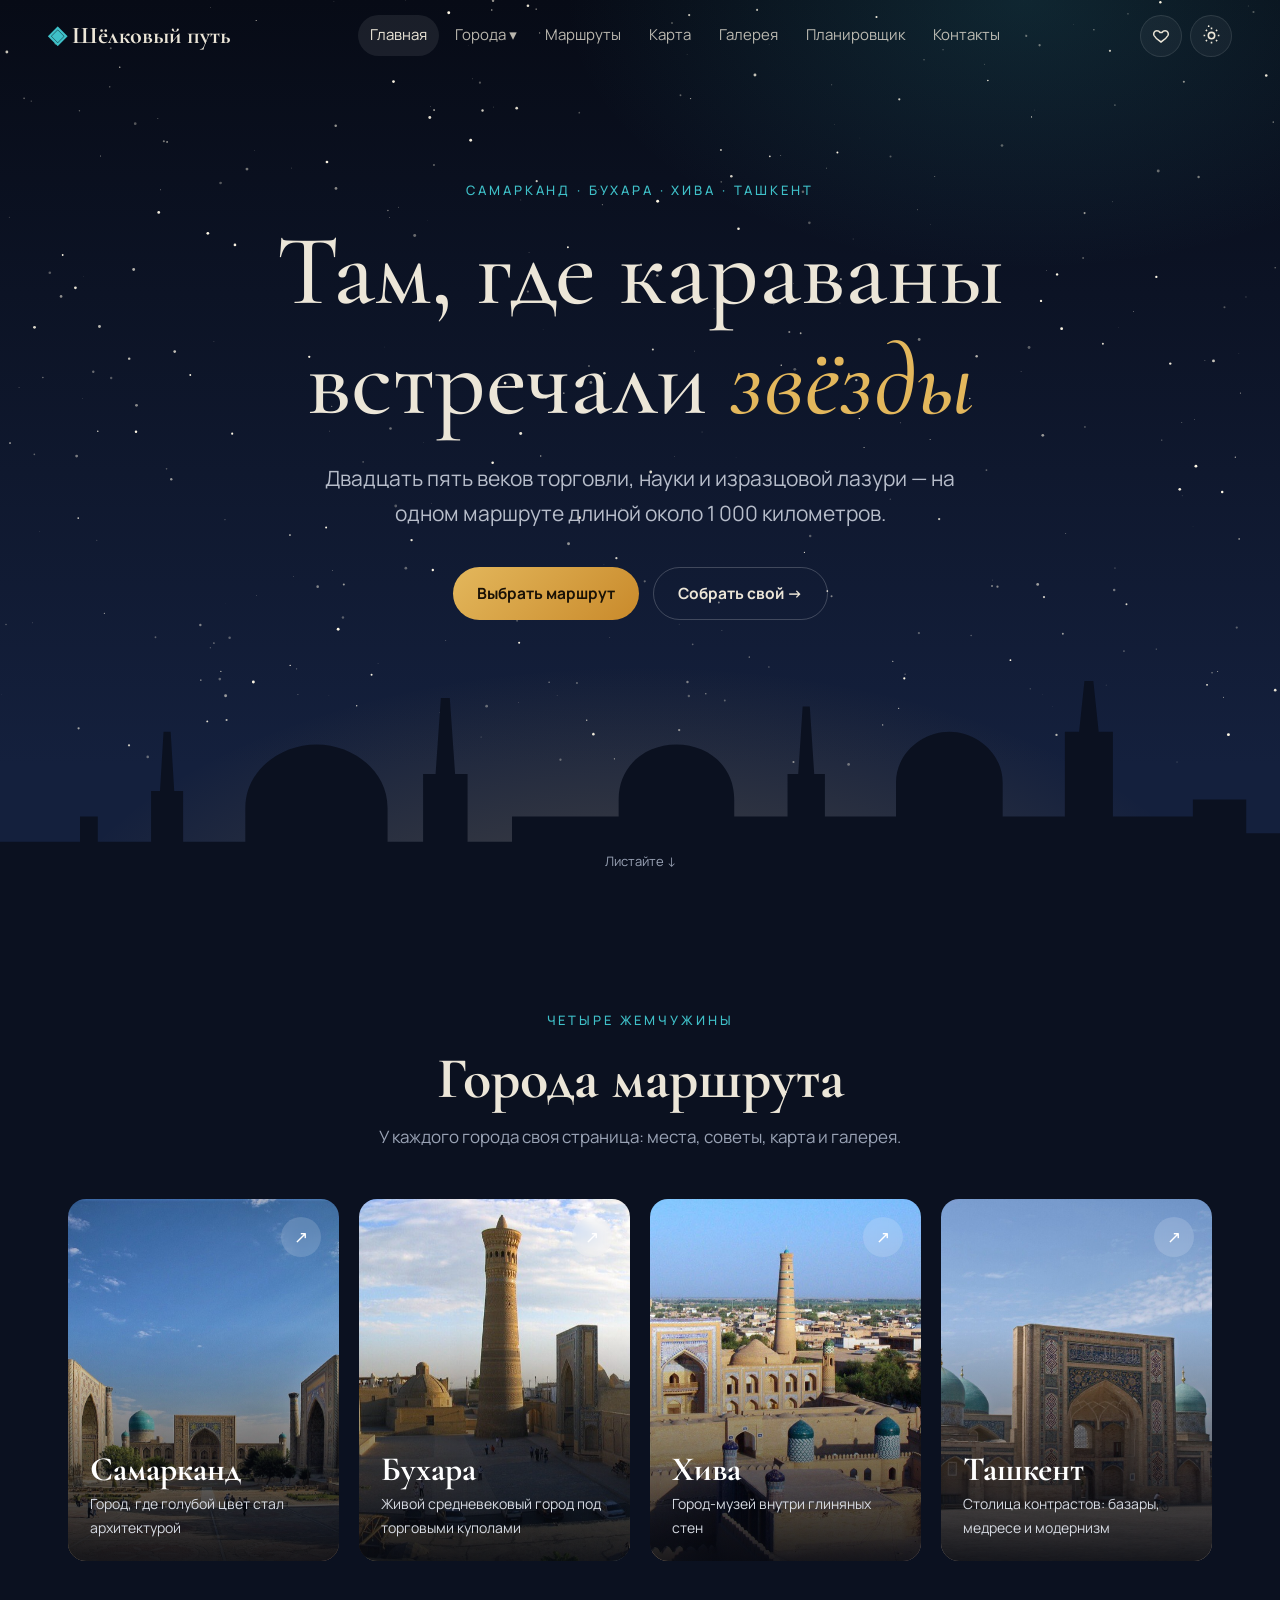
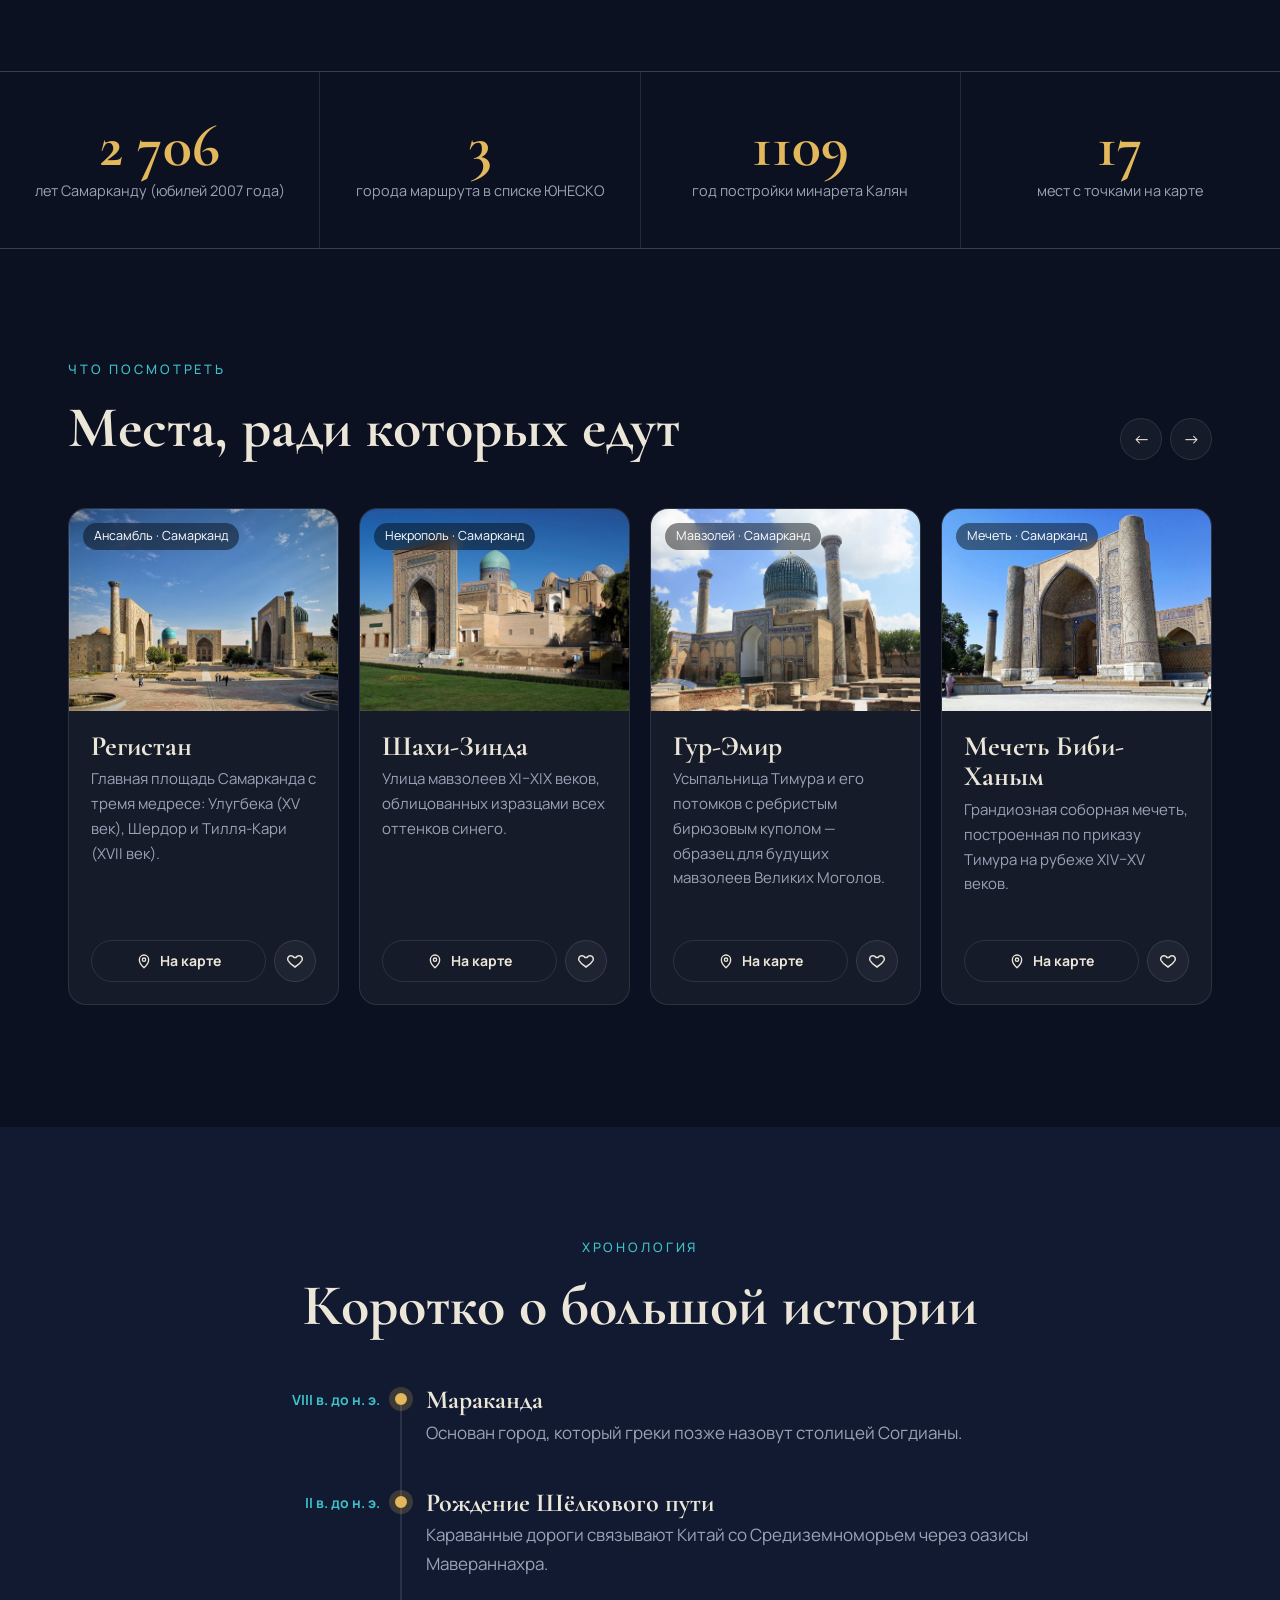
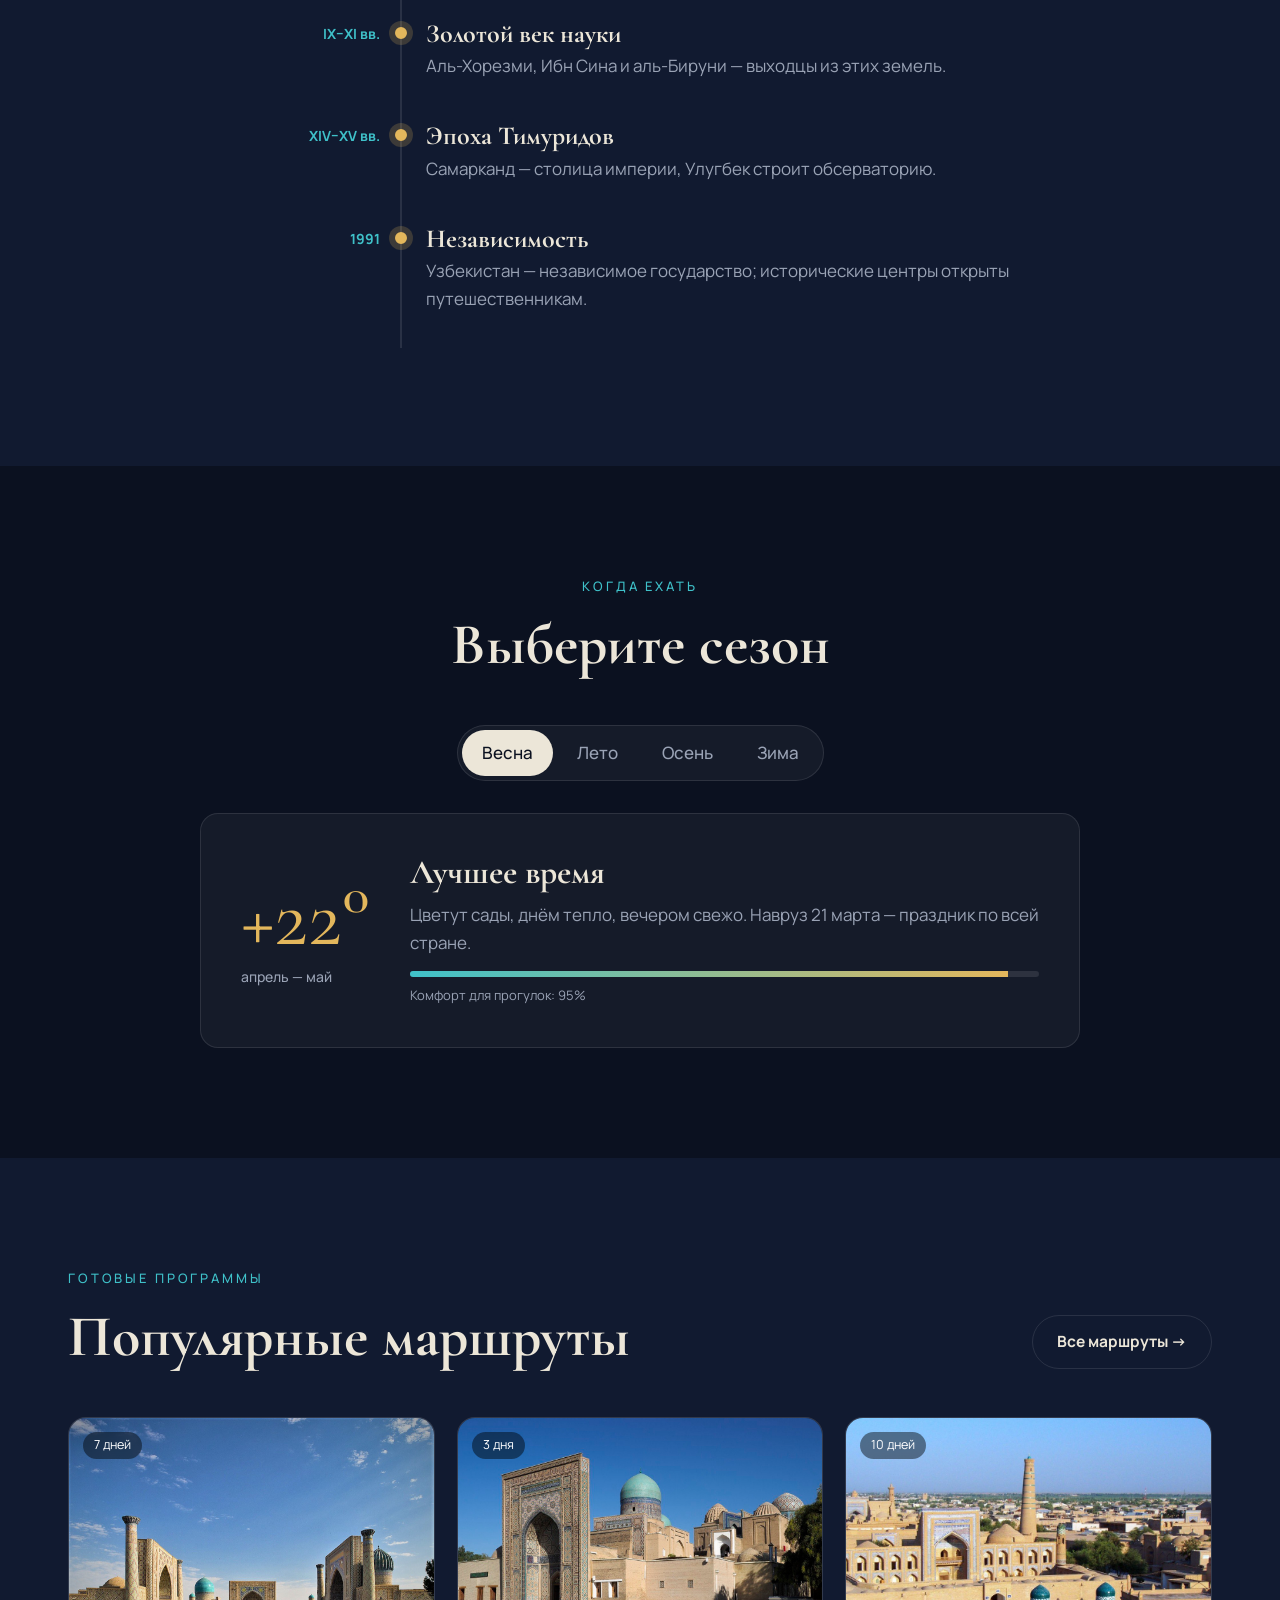
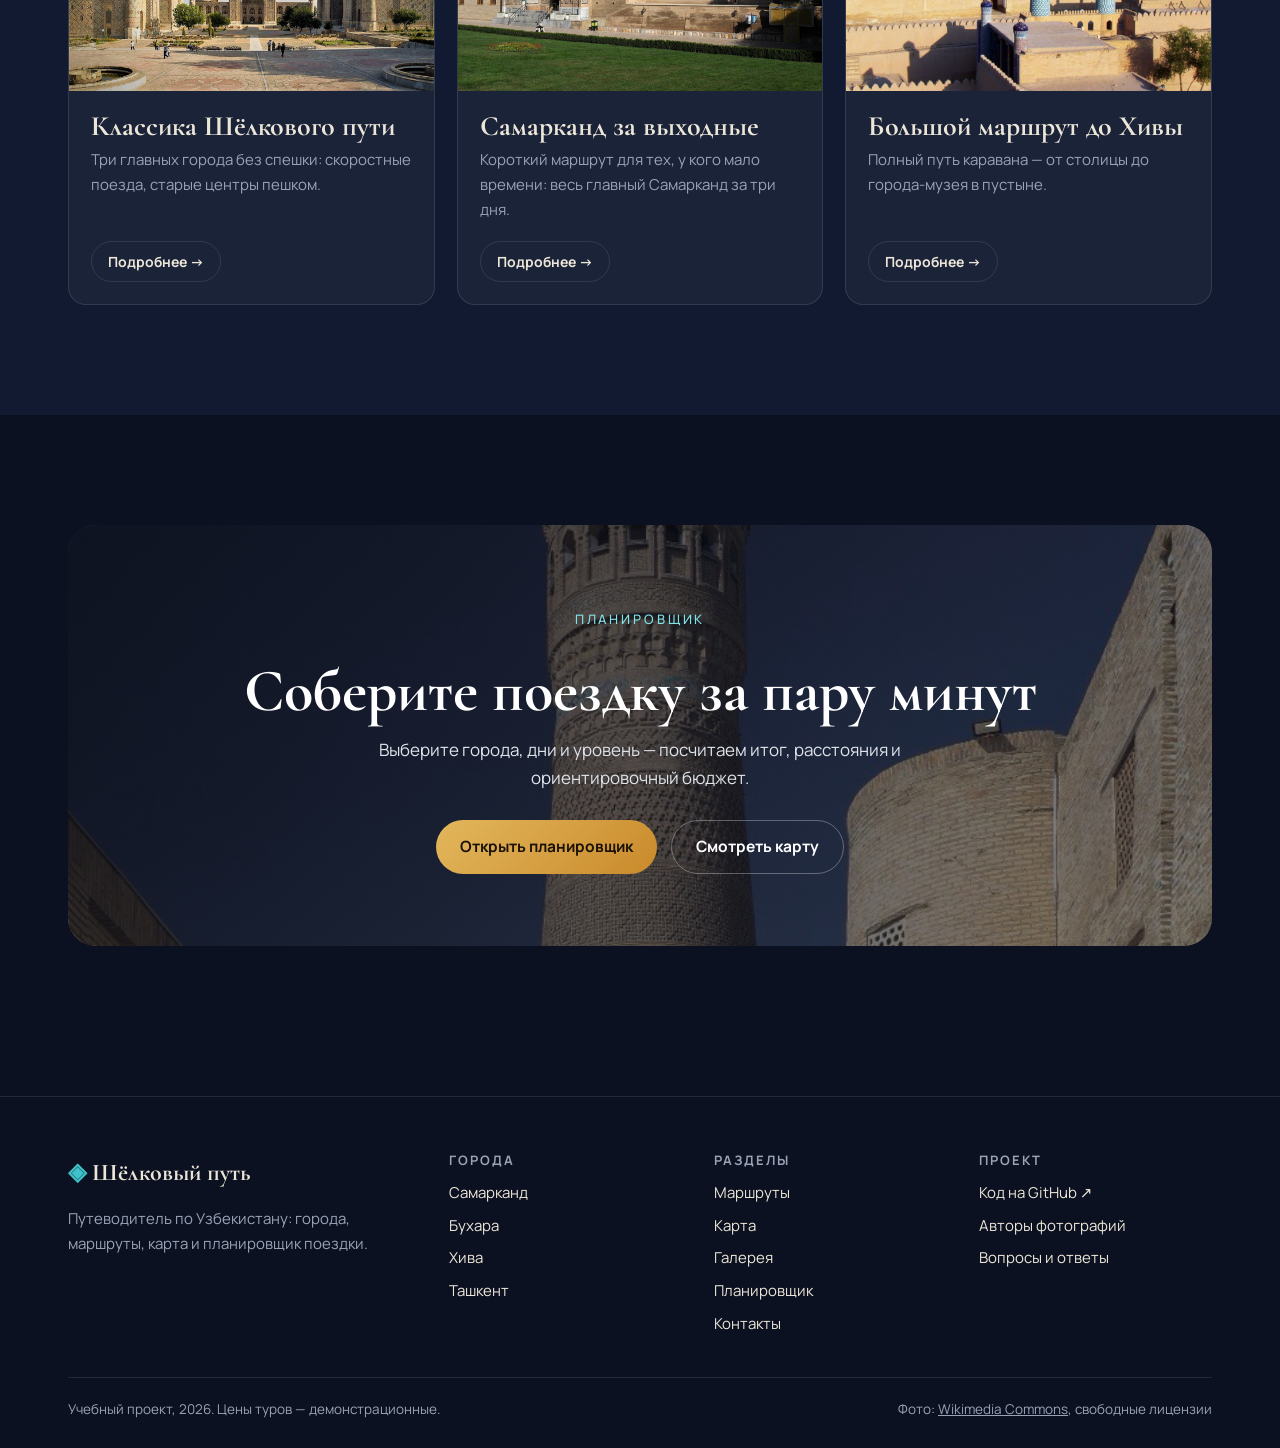
<file: index.html>
<!doctype html>
<html lang="ru">
<head>
  <meta charset="utf-8">
  <meta name="viewport" content="width=device-width, initial-scale=1">
  <title>Шёлковый путь — путешествие по Узбекистану</title>
  <meta name="description" content="Путеводитель по Узбекистану: Самарканд, Бухара, Хива и Ташкент — маршруты, карта, галерея и планировщик.">
  <meta name="theme-color" content="#0b1120">
  <link rel="icon" href="data:image/svg+xml,<svg xmlns='http://www.w3.org/2000/svg' viewBox='0 0 100 100'><text y='.9em' font-size='90'>🕌</text></svg>">
  <link rel="preconnect" href="https://fonts.googleapis.com">
  <link rel="preconnect" href="https://fonts.gstatic.com" crossorigin>
  <link href="https://fonts.googleapis.com/css2?family=Cormorant+Garamond:ital,wght@0,500;0,700;1,500&family=Manrope:wght@400;500;700&display=swap" rel="stylesheet">
  <link rel="stylesheet" href="styles.css">
  <script>try{document.documentElement.dataset.theme=JSON.parse(localStorage.getItem("sr.theme"))||"dark"}catch(e){document.documentElement.dataset.theme="dark"}</script>
</head>
<body data-page="home">
  <main>
    <section class="hero">
      <canvas id="stars" aria-hidden="true"></canvas>
      <div class="hero-content">
        <p class="eyebrow reveal">Самарканд · Бухара · Хива · Ташкент</p>
        <h1 class="reveal">Там, где караваны<br>встречали <em class="rotator">звёзды</em></h1>
        <p class="lead reveal">Двадцать пять веков торговли, науки и изразцовой лазури — на одном маршруте длиной около&nbsp;1&nbsp;000&nbsp;километров.</p>
        <div class="hero-cta reveal">
          <a href="tours.html" class="btn">Выбрать маршрут</a>
          <a href="planner.html" class="btn btn-ghost">Собрать свой →</a>
        </div>
      </div>
      <svg class="skyline" viewBox="0 0 1440 260" preserveAspectRatio="none" aria-hidden="true">
        <path d="M0 260V190h90v-30h20v30h60v-60h10l4-70h8l4 70h10v60h70v-40c0-45 40-75 80-75s80 30 80 75v40h40v-80h14l6-90h10l6 90h14v80h50v-30h120v-20c0-40 30-65 65-65s65 25 65 65v20h60v-50h12l5-80h8l5 80h12v50h80v-40c0-35 30-60 60-60s60 25 60 60v40h70v-100h16l6-60h10l6 60h16v100h90v-20h60v40h60V260Z"/>
      </svg>
      <a href="#cities" class="scroll-hint">Листайте ↓</a>
    </section>

    <section class="section" id="cities">
      <div class="container">
        <div class="section-head reveal">
          <p class="eyebrow">Четыре жемчужины</p>
          <h2>Города маршрута</h2>
          <p class="sub">У каждого города своя страница: места, советы, карта и галерея.</p>
        </div>
        <div class="city-grid" id="home-cities"></div>
      </div>
    </section>

    <section class="stats">
      <div class="stat reveal"><b data-count="2750">0</b><span>лет Самарканду (юбилей 2007 года)</span></div>
      <div class="stat reveal"><b data-count="3">0</b><span>города маршрута в списке ЮНЕСКО</span></div>
      <div class="stat reveal"><b data-count="1127" data-plain>0</b><span>год постройки минарета Калян</span></div>
      <div class="stat reveal"><b data-count="17">0</b><span>мест с точками на карте</span></div>
    </section>

    <section class="section">
      <div class="container">
        <div class="section-head left reveal">
          <div><p class="eyebrow">Что посмотреть</p><h2>Места, ради которых едут</h2></div>
          <div class="carousel-nav">
            <button class="btn-icon" id="car-prev" type="button" aria-label="Назад">←</button>
            <button class="btn-icon" id="car-next" type="button" aria-label="Вперёд">→</button>
          </div>
        </div>
        <div class="carousel" id="home-places"></div>
      </div>
    </section>

    <section class="section section-alt">
      <div class="container">
        <div class="section-head reveal"><p class="eyebrow">Хронология</p><h2>Коротко о большой истории</h2></div>
        <ol class="timeline">
          <span class="line-fill" aria-hidden="true"></span>
          <li class="reveal"><time>VIII в. до н. э.</time><div><h4>Мараканда</h4><p>Основан город, который греки позже назовут столицей Согдианы.</p></div></li>
          <li class="reveal"><time>II в. до н. э.</time><div><h4>Рождение Шёлкового пути</h4><p>Караванные дороги связывают Китай со Средиземноморьем через оазисы Мавераннахра.</p></div></li>
          <li class="reveal"><time>IX–XI вв.</time><div><h4>Золотой век науки</h4><p>Аль-Хорезми, Ибн Сина и аль-Бируни — выходцы из этих земель.</p></div></li>
          <li class="reveal"><time>XIV–XV вв.</time><div><h4>Эпоха Тимуридов</h4><p>Самарканд — столица империи, Улугбек строит обсерваторию.</p></div></li>
          <li class="reveal"><time>1991</time><div><h4>Независимость</h4><p>Узбекистан — независимое государство; исторические центры открыты путешественникам.</p></div></li>
        </ol>
      </div>
    </section>

    <section class="section" id="seasons">
      <div class="container">
        <div class="section-head reveal"><p class="eyebrow">Когда ехать</p><h2>Выберите сезон</h2></div>
        <div class="tabs-wrap reveal">
          <div class="tabs" role="tablist">
            <button class="tab active" data-season="spring" type="button">Весна</button>
            <button class="tab" data-season="summer" type="button">Лето</button>
            <button class="tab" data-season="autumn" type="button">Осень</button>
            <button class="tab" data-season="winter" type="button">Зима</button>
          </div>
        </div>
        <div class="season-panel reveal" id="season-panel"></div>
      </div>
    </section>

    <section class="section section-alt">
      <div class="container">
        <div class="section-head left reveal">
          <div><p class="eyebrow">Готовые программы</p><h2>Популярные маршруты</h2></div>
          <a class="btn btn-ghost" href="tours.html">Все маршруты →</a>
        </div>
        <div class="place-grid" id="home-tours"></div>
      </div>
    </section>

    <section class="section">
      <div class="container">
        <div class="cta-band reveal">
          <img src="img/kalyan.jpg" alt="" loading="lazy" style="object-position:center 30%">
          <p class="eyebrow" style="color:#7fe3e9">Планировщик</p>
          <h2>Соберите поездку за пару минут</h2>
          <p>Выберите города, дни и уровень — посчитаем итог, расстояния и ориентировочный бюджет.</p>
          <div class="hero-cta"><a class="btn" href="planner.html">Открыть планировщик</a><a class="btn btn-ghost" style="color:#fff;border-color:rgba(255,255,255,.3)" href="map.html">Смотреть карту</a></div>
        </div>
      </div>
    </section>
  </main>
  <script src="photos.js"></script>
  <script src="data.js"></script>
  <script src="script.js"></script>
</body>
</html>
</file>
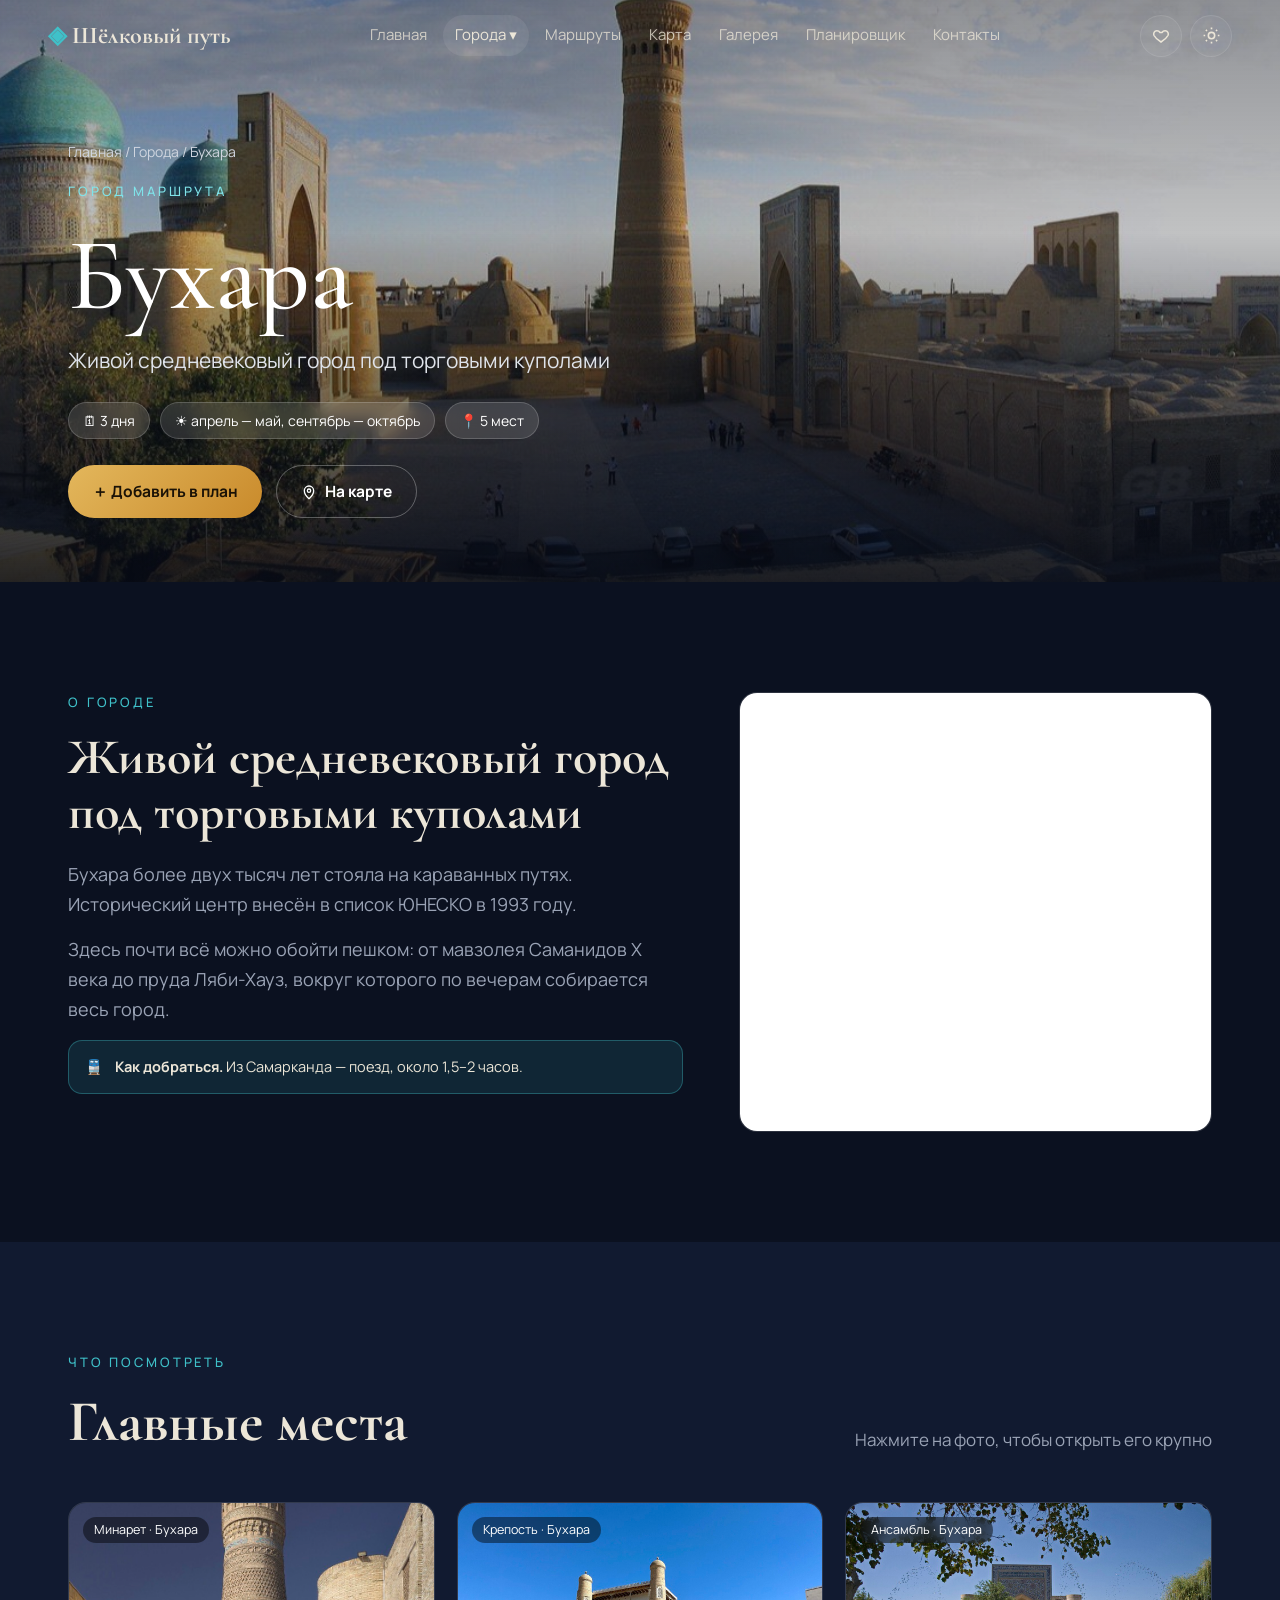
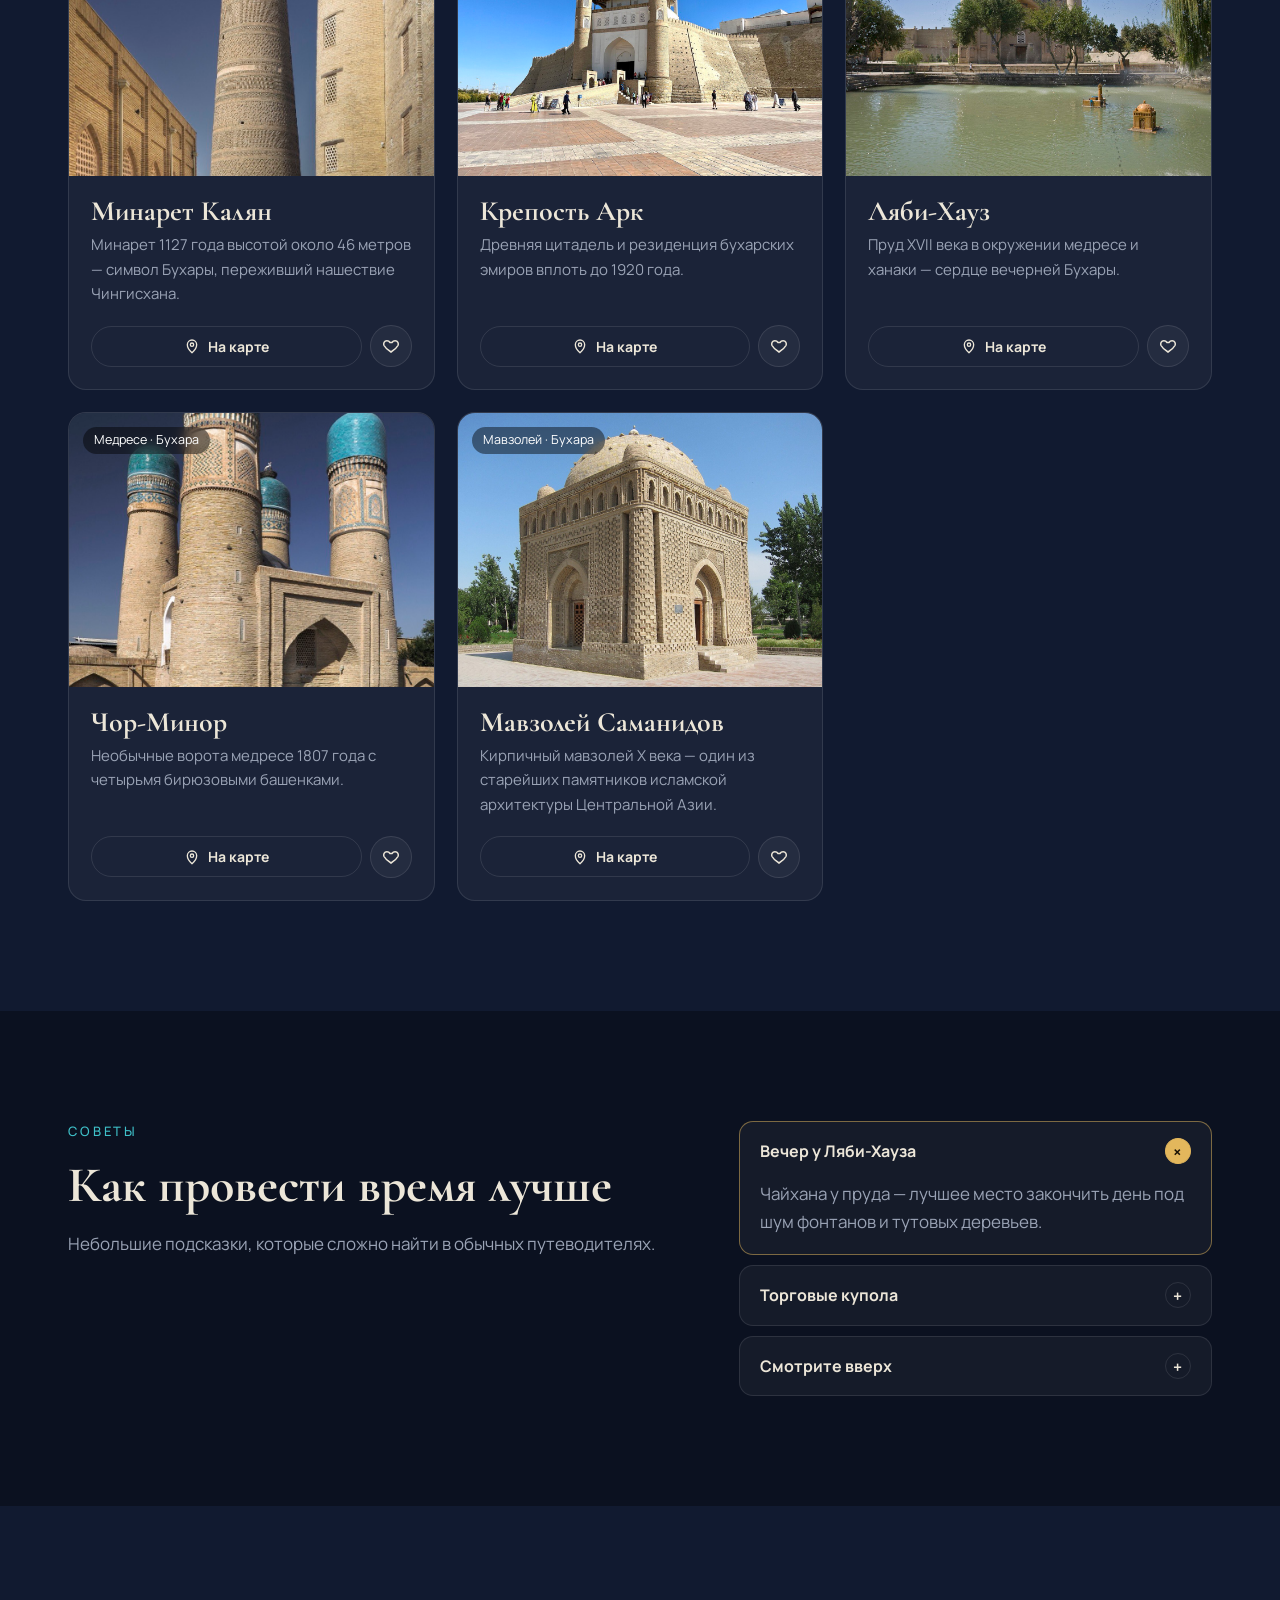
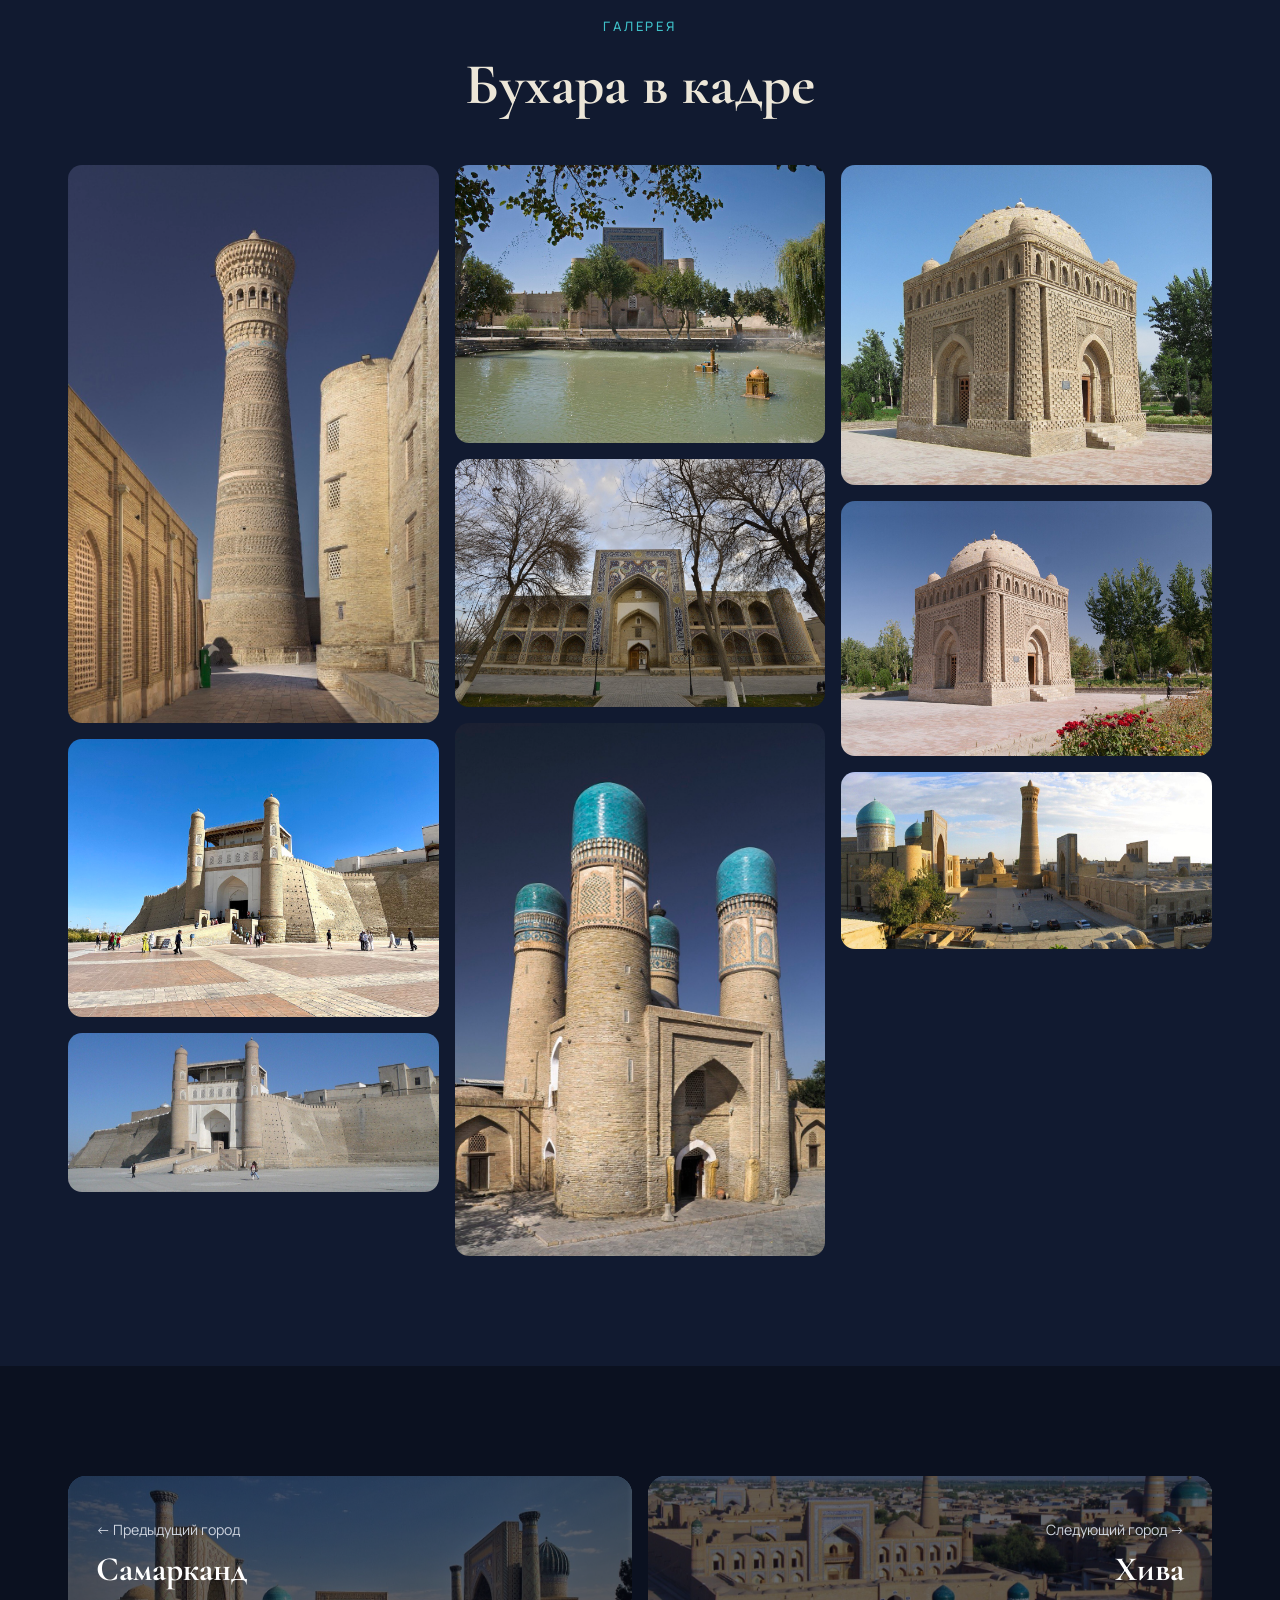
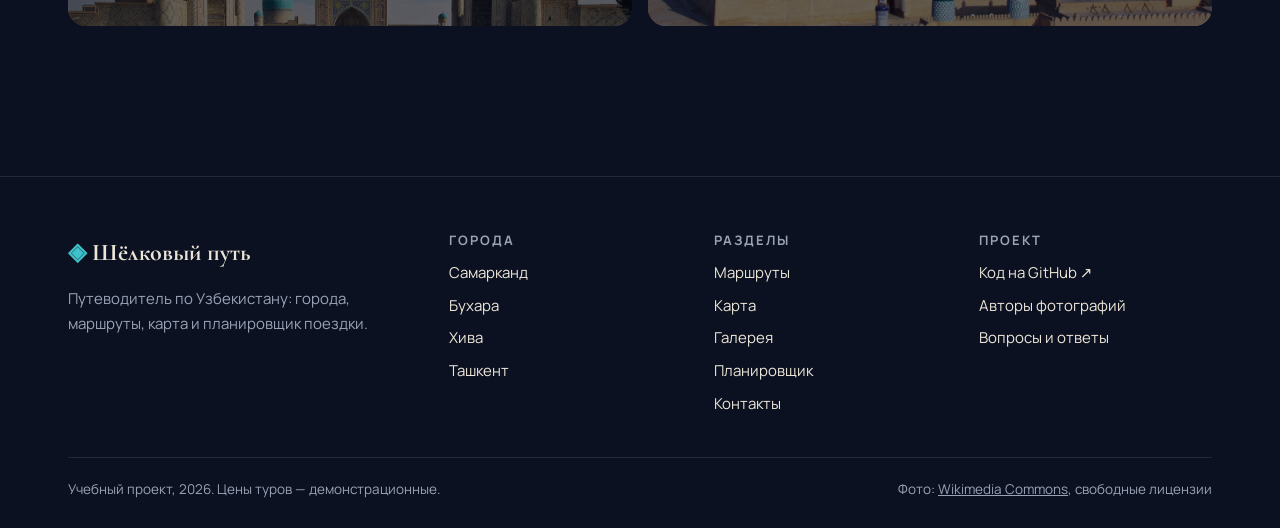
<file: bukhara.html>
<!doctype html>
<html lang="ru">
<head>
  <meta charset="utf-8">
  <meta name="viewport" content="width=device-width, initial-scale=1">
  <title>Бухара — Шёлковый путь</title>
  <meta name="description" content="Бухара: главные места, советы, карта и галерея.">
  <meta name="theme-color" content="#0b1120">
  <link rel="icon" href="data:image/svg+xml,<svg xmlns='http://www.w3.org/2000/svg' viewBox='0 0 100 100'><text y='.9em' font-size='90'>🕌</text></svg>">
  <link rel="preconnect" href="https://fonts.googleapis.com">
  <link rel="preconnect" href="https://fonts.gstatic.com" crossorigin>
  <link href="https://fonts.googleapis.com/css2?family=Cormorant+Garamond:ital,wght@0,500;0,700;1,500&family=Manrope:wght@400;500;700&display=swap" rel="stylesheet">
  <link rel="stylesheet" href="styles.css">
  <script>try{document.documentElement.dataset.theme=JSON.parse(localStorage.getItem("sr.theme"))||"dark"}catch(e){document.documentElement.dataset.theme="dark"}</script>
</head>
<body data-page="city" data-city="bukhara">
  <main id="app"></main>
  <script src="photos.js"></script>
  <script src="data.js"></script>
  <script src="script.js"></script>
</body>
</html>
</file>
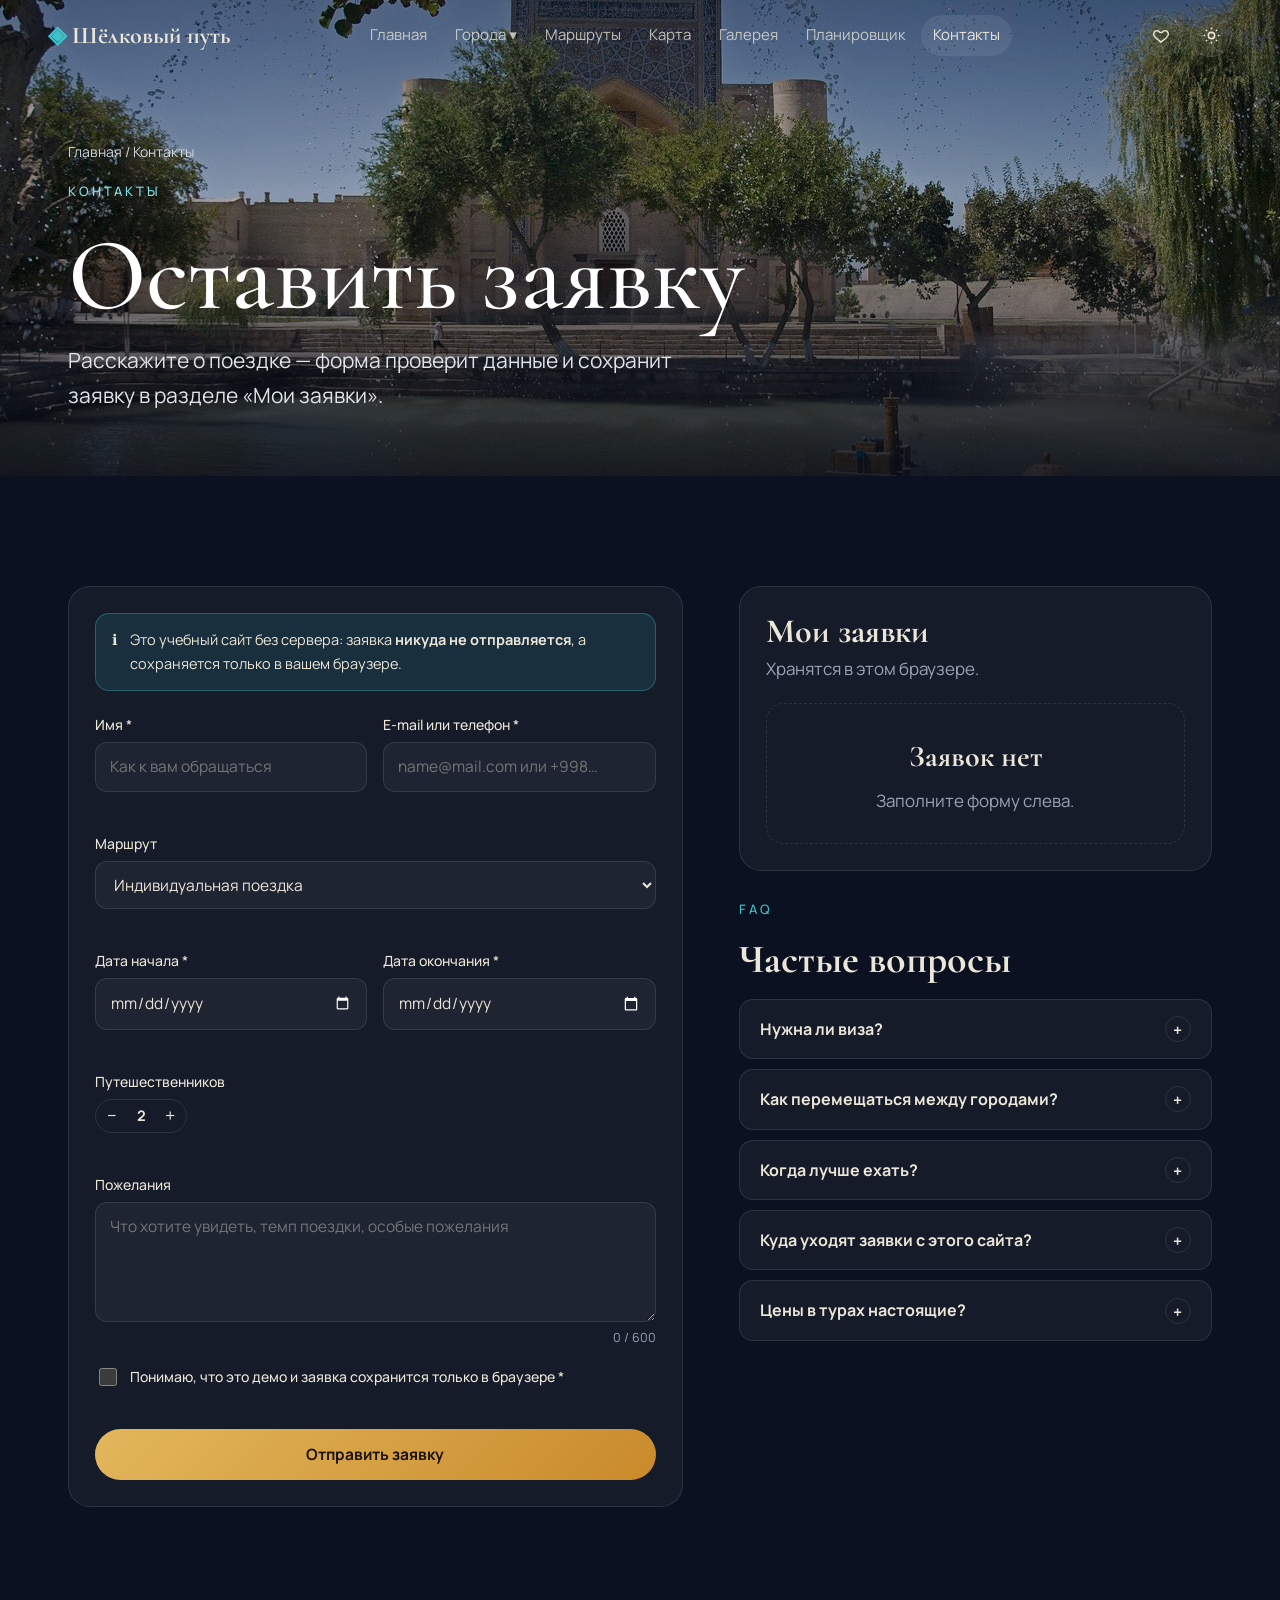
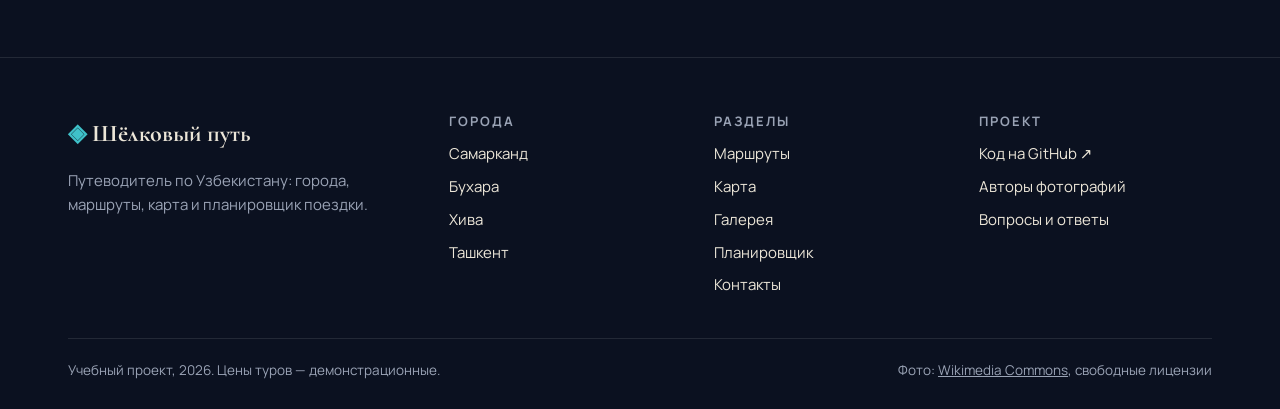
<file: contacts.html>
<!doctype html>
<html lang="ru">
<head>
  <meta charset="utf-8">
  <meta name="viewport" content="width=device-width, initial-scale=1">
  <title>Контакты — Шёлковый путь</title>
  <meta name="description" content="Заявка на поездку и частые вопросы.">
  <meta name="theme-color" content="#0b1120">
  <link rel="icon" href="data:image/svg+xml,<svg xmlns='http://www.w3.org/2000/svg' viewBox='0 0 100 100'><text y='.9em' font-size='90'>🕌</text></svg>">
  <link rel="preconnect" href="https://fonts.googleapis.com">
  <link rel="preconnect" href="https://fonts.gstatic.com" crossorigin>
  <link href="https://fonts.googleapis.com/css2?family=Cormorant+Garamond:ital,wght@0,500;0,700;1,500&family=Manrope:wght@400;500;700&display=swap" rel="stylesheet">
  <link rel="stylesheet" href="styles.css">
  <script>try{document.documentElement.dataset.theme=JSON.parse(localStorage.getItem("sr.theme"))||"dark"}catch(e){document.documentElement.dataset.theme="dark"}</script>
</head>
<body data-page="contacts">
  <main id="app"></main>
  <script src="photos.js"></script>
  <script src="data.js"></script>
  <script src="script.js"></script>
</body>
</html>
</file>
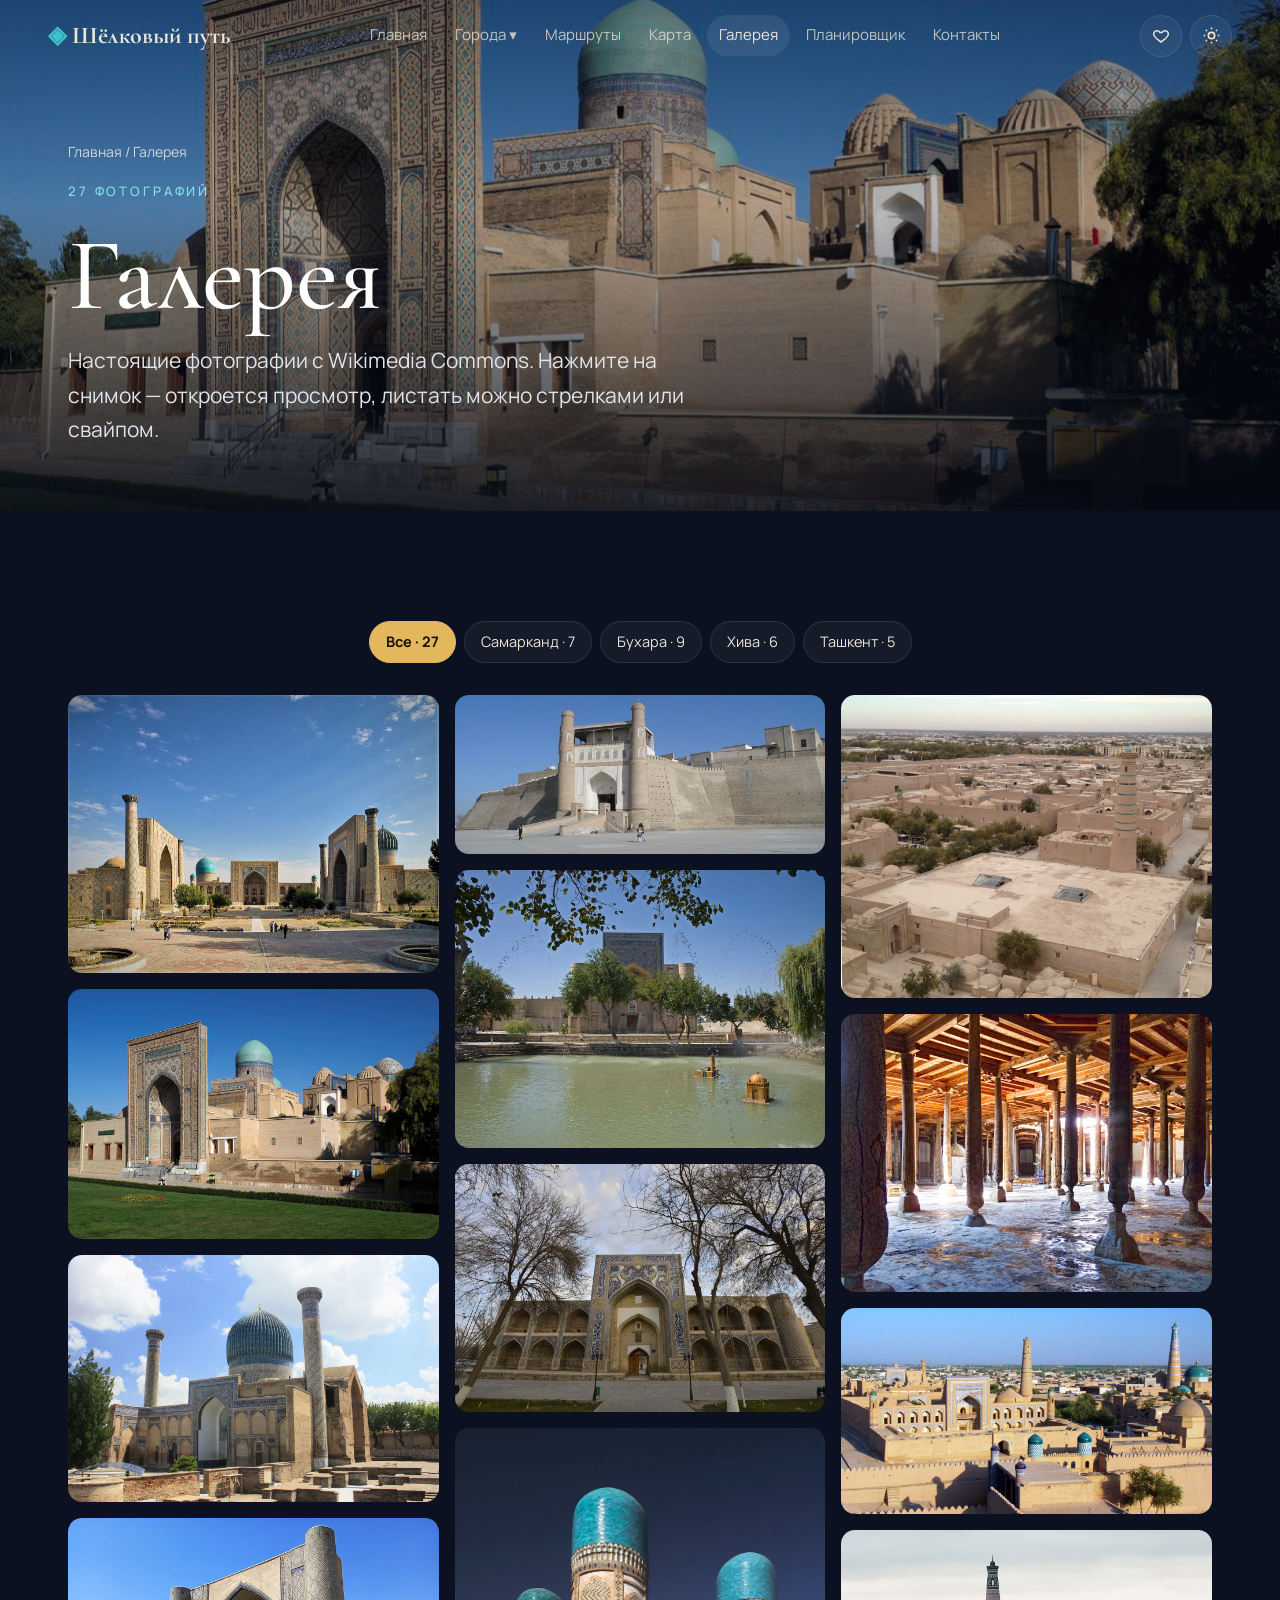
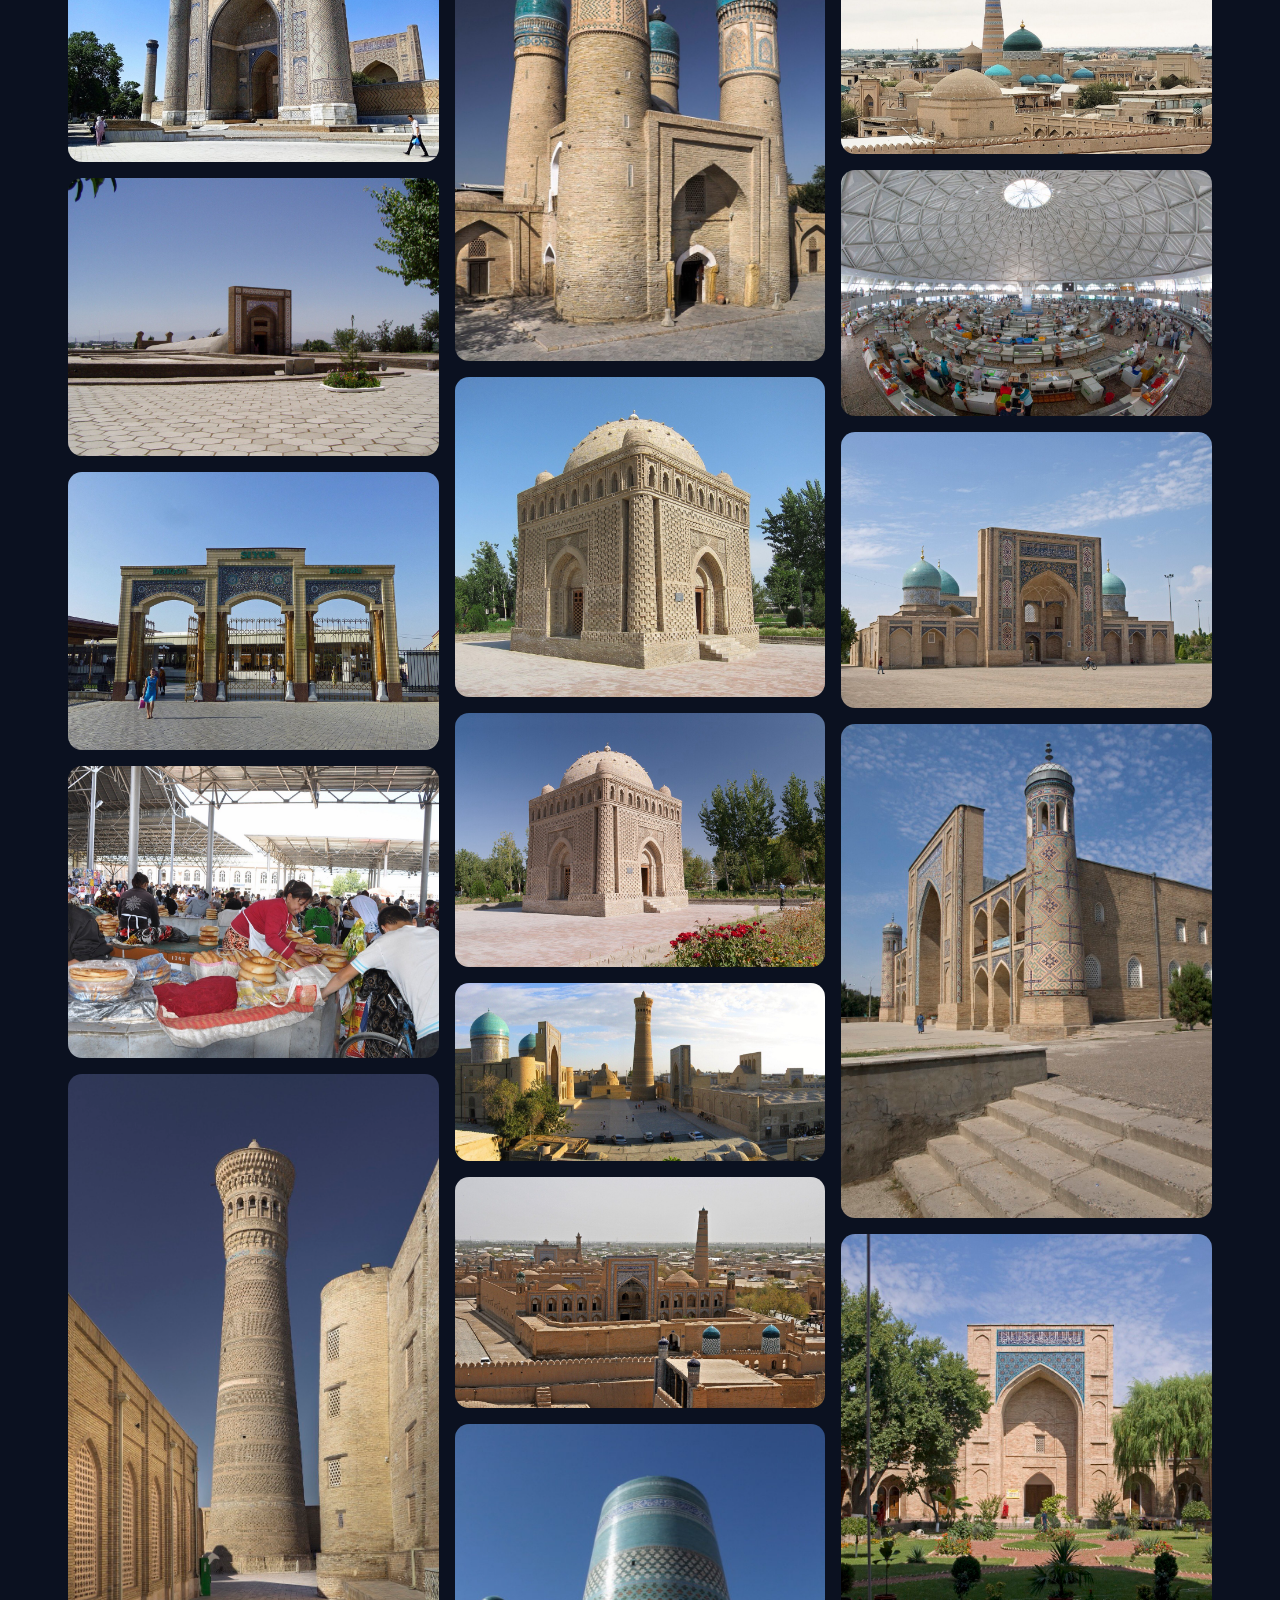
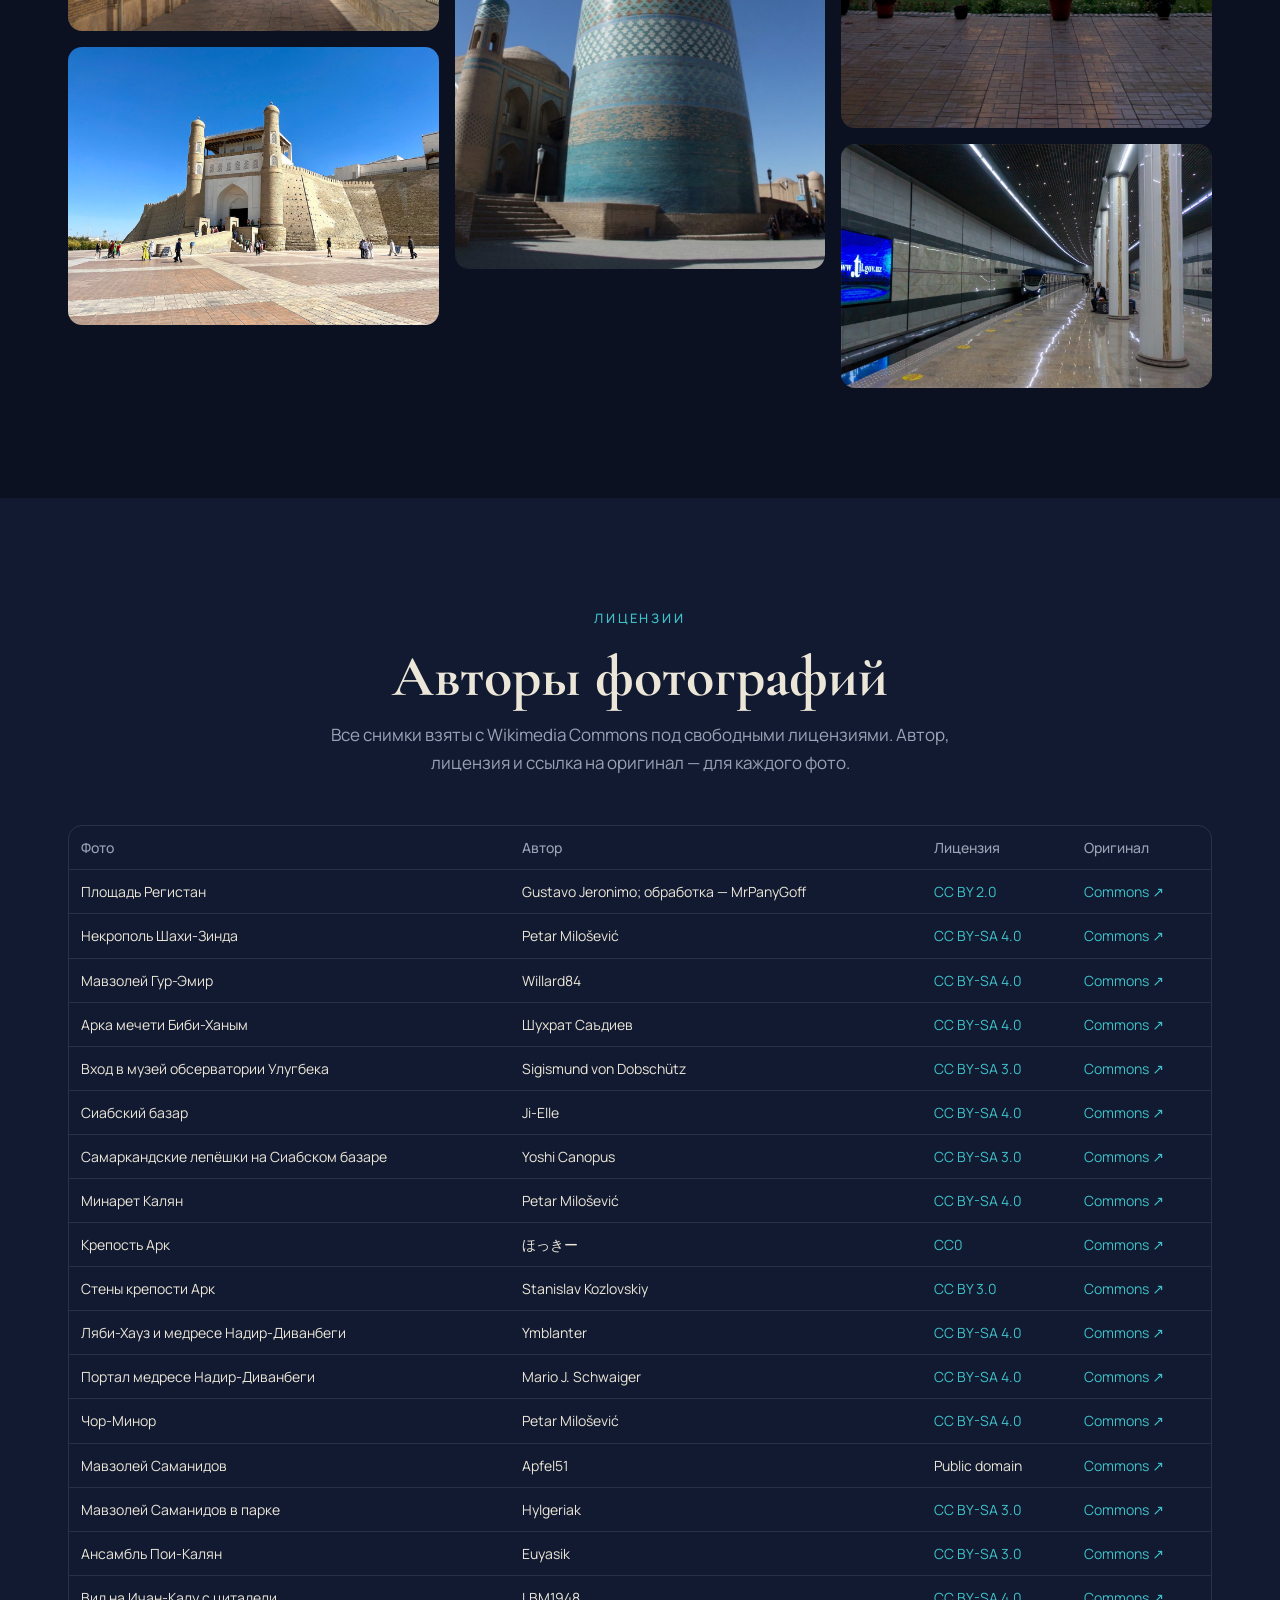
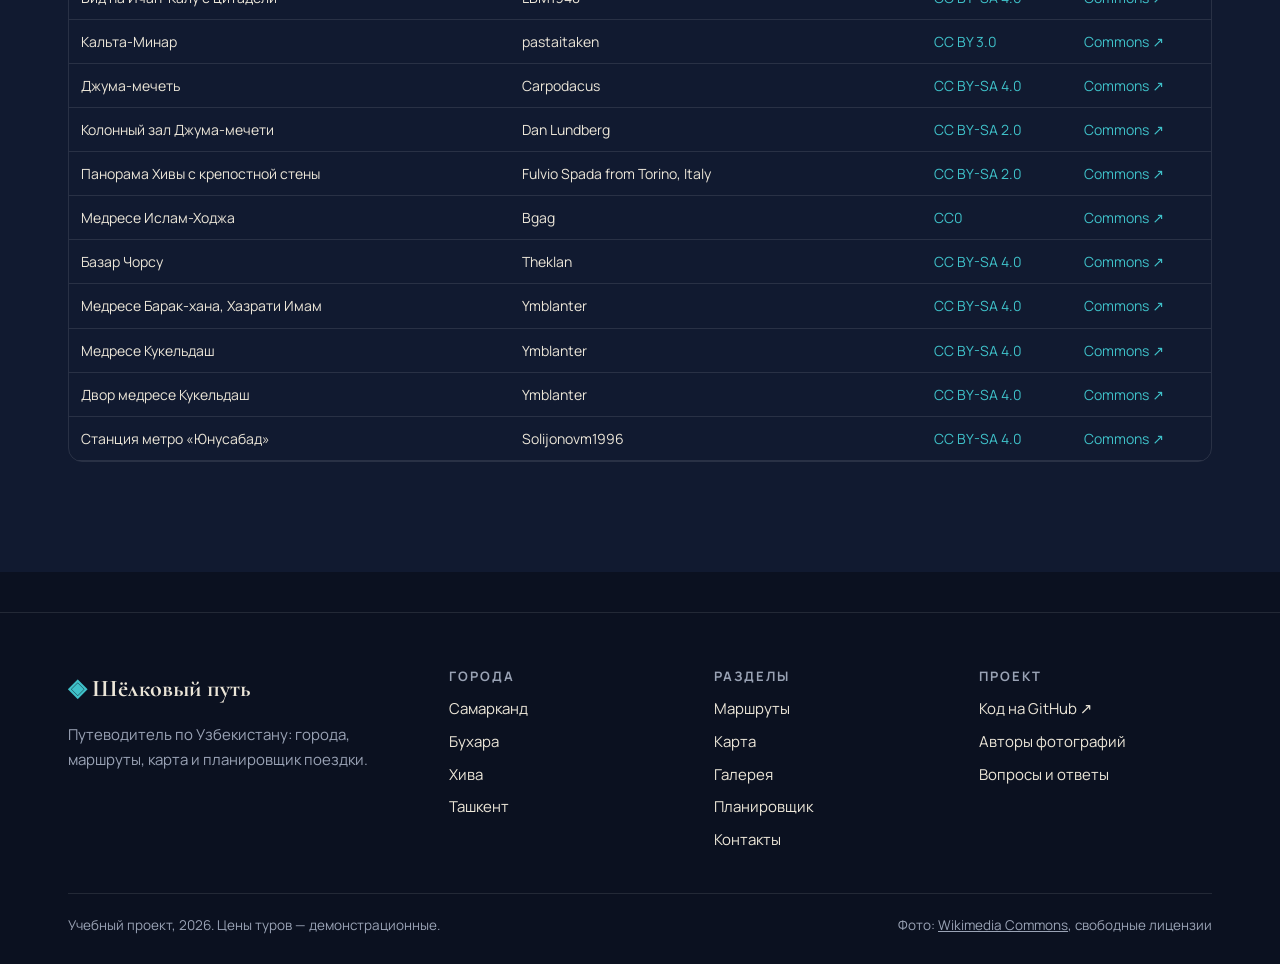
<file: gallery.html>
<!doctype html>
<html lang="ru">
<head>
  <meta charset="utf-8">
  <meta name="viewport" content="width=device-width, initial-scale=1">
  <title>Галерея — Шёлковый путь</title>
  <meta name="description" content="Фотографии Узбекистана с Wikimedia Commons.">
  <meta name="theme-color" content="#0b1120">
  <link rel="icon" href="data:image/svg+xml,<svg xmlns='http://www.w3.org/2000/svg' viewBox='0 0 100 100'><text y='.9em' font-size='90'>🕌</text></svg>">
  <link rel="preconnect" href="https://fonts.googleapis.com">
  <link rel="preconnect" href="https://fonts.gstatic.com" crossorigin>
  <link href="https://fonts.googleapis.com/css2?family=Cormorant+Garamond:ital,wght@0,500;0,700;1,500&family=Manrope:wght@400;500;700&display=swap" rel="stylesheet">
  <link rel="stylesheet" href="styles.css">
  <script>try{document.documentElement.dataset.theme=JSON.parse(localStorage.getItem("sr.theme"))||"dark"}catch(e){document.documentElement.dataset.theme="dark"}</script>
</head>
<body data-page="gallery">
  <main id="app"></main>
  <script src="photos.js"></script>
  <script src="data.js"></script>
  <script src="script.js"></script>
</body>
</html>
</file>
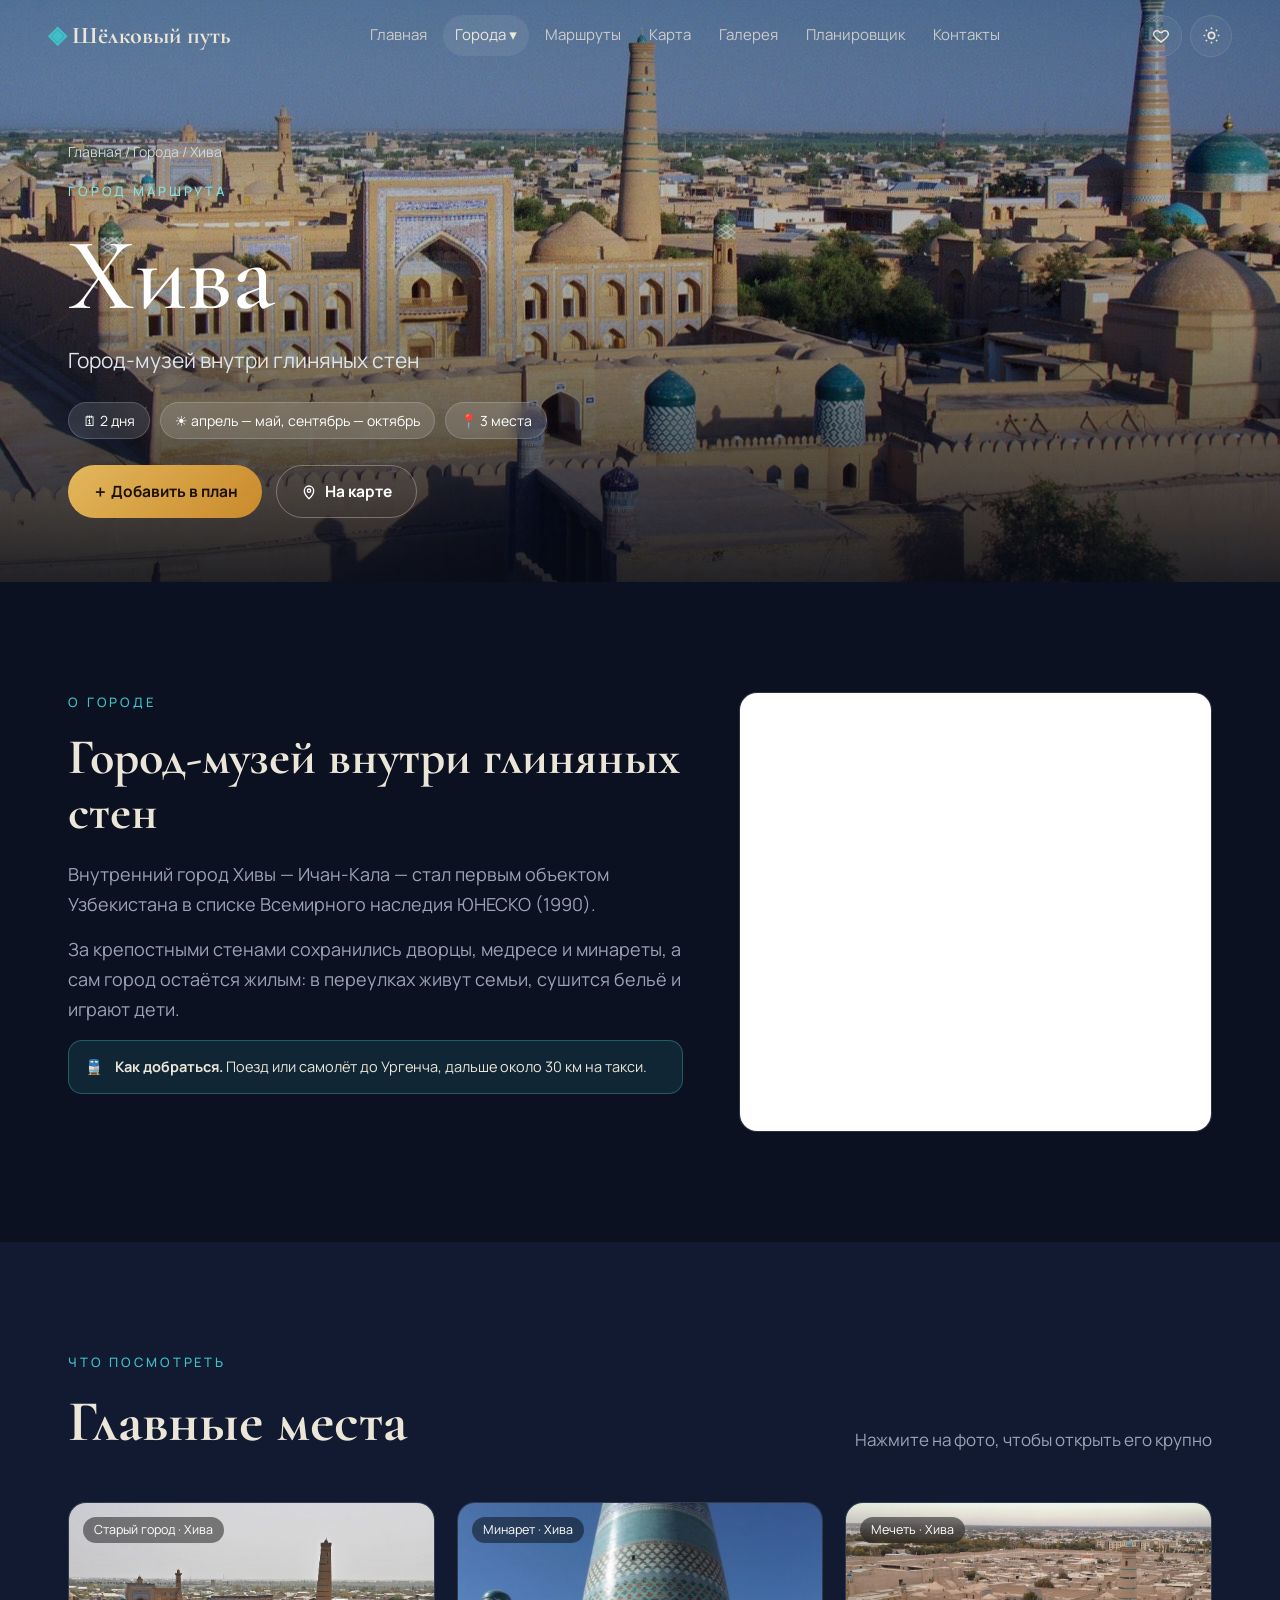
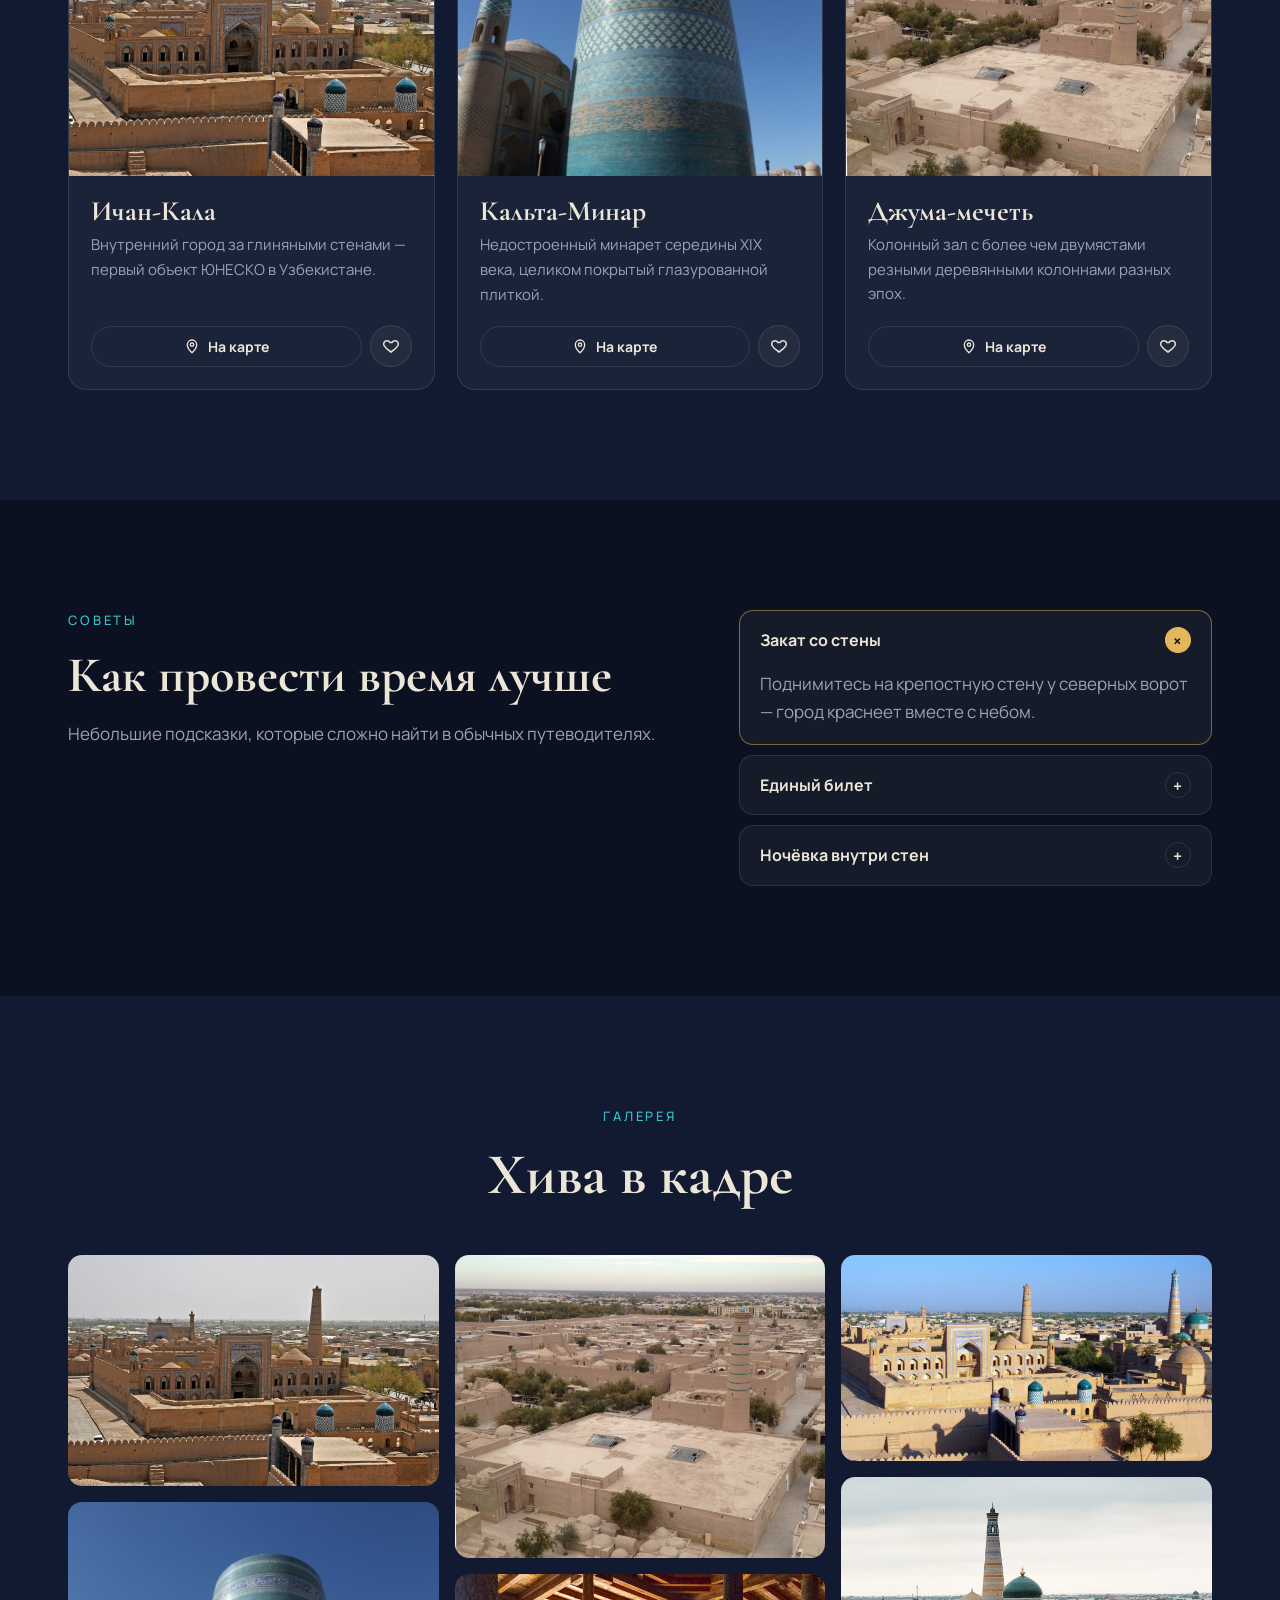
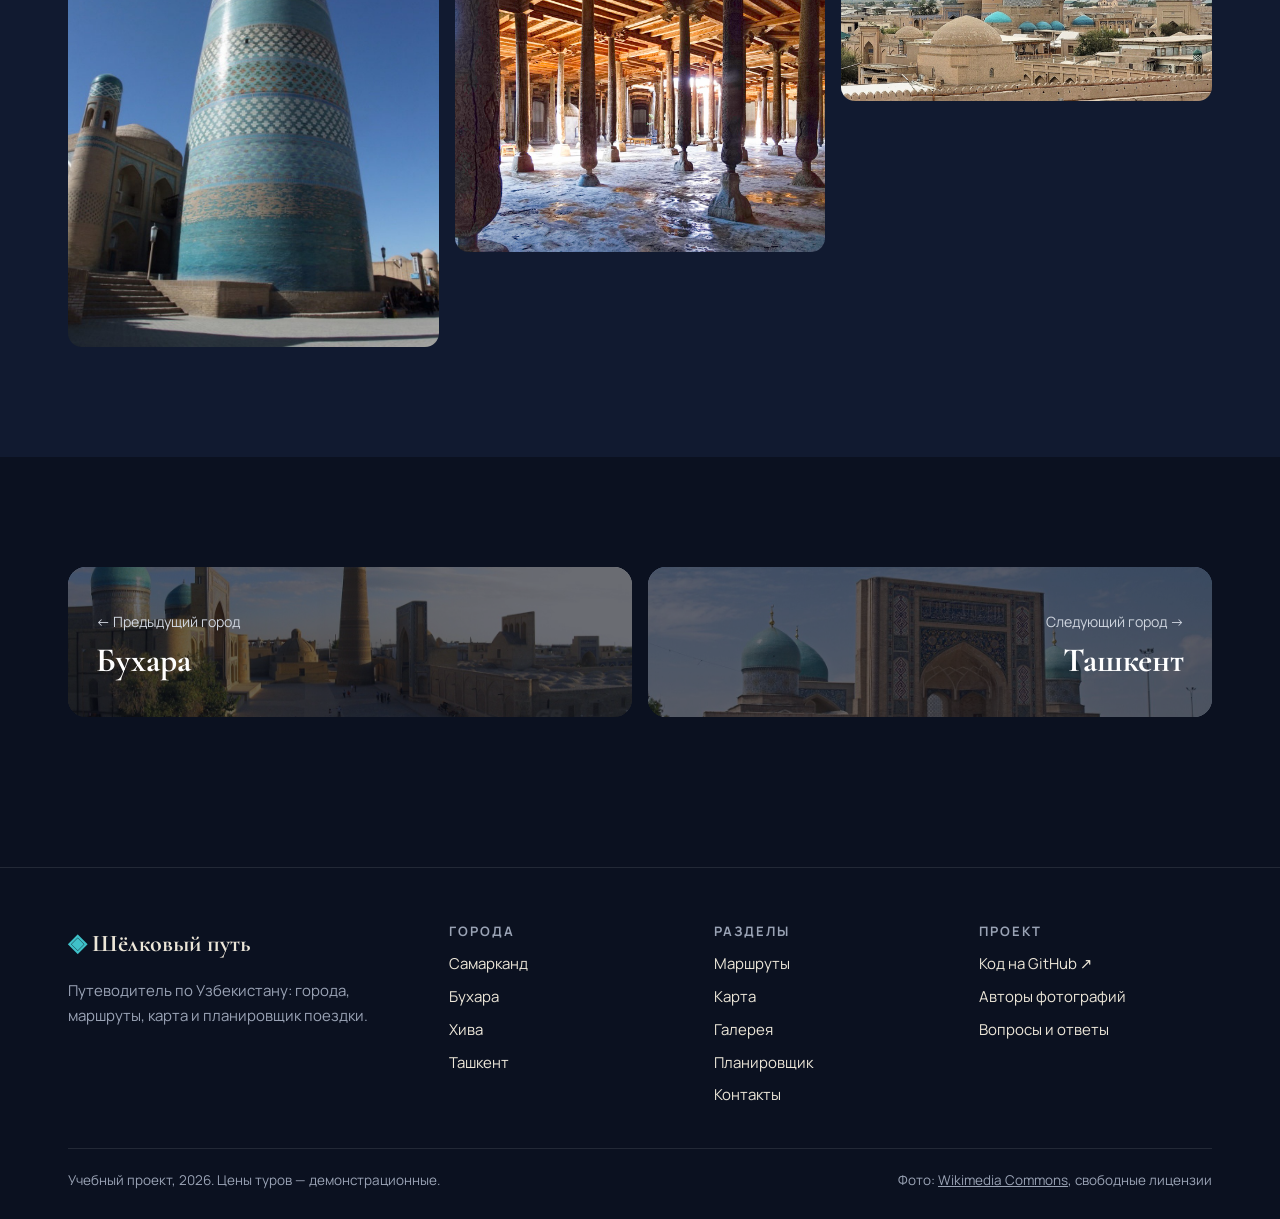
<file: khiva.html>
<!doctype html>
<html lang="ru">
<head>
  <meta charset="utf-8">
  <meta name="viewport" content="width=device-width, initial-scale=1">
  <title>Хива — Шёлковый путь</title>
  <meta name="description" content="Хива: главные места, советы, карта и галерея.">
  <meta name="theme-color" content="#0b1120">
  <link rel="icon" href="data:image/svg+xml,<svg xmlns='http://www.w3.org/2000/svg' viewBox='0 0 100 100'><text y='.9em' font-size='90'>🕌</text></svg>">
  <link rel="preconnect" href="https://fonts.googleapis.com">
  <link rel="preconnect" href="https://fonts.gstatic.com" crossorigin>
  <link href="https://fonts.googleapis.com/css2?family=Cormorant+Garamond:ital,wght@0,500;0,700;1,500&family=Manrope:wght@400;500;700&display=swap" rel="stylesheet">
  <link rel="stylesheet" href="styles.css">
  <script>try{document.documentElement.dataset.theme=JSON.parse(localStorage.getItem("sr.theme"))||"dark"}catch(e){document.documentElement.dataset.theme="dark"}</script>
</head>
<body data-page="city" data-city="khiva">
  <main id="app"></main>
  <script src="photos.js"></script>
  <script src="data.js"></script>
  <script src="script.js"></script>
</body>
</html>
</file>
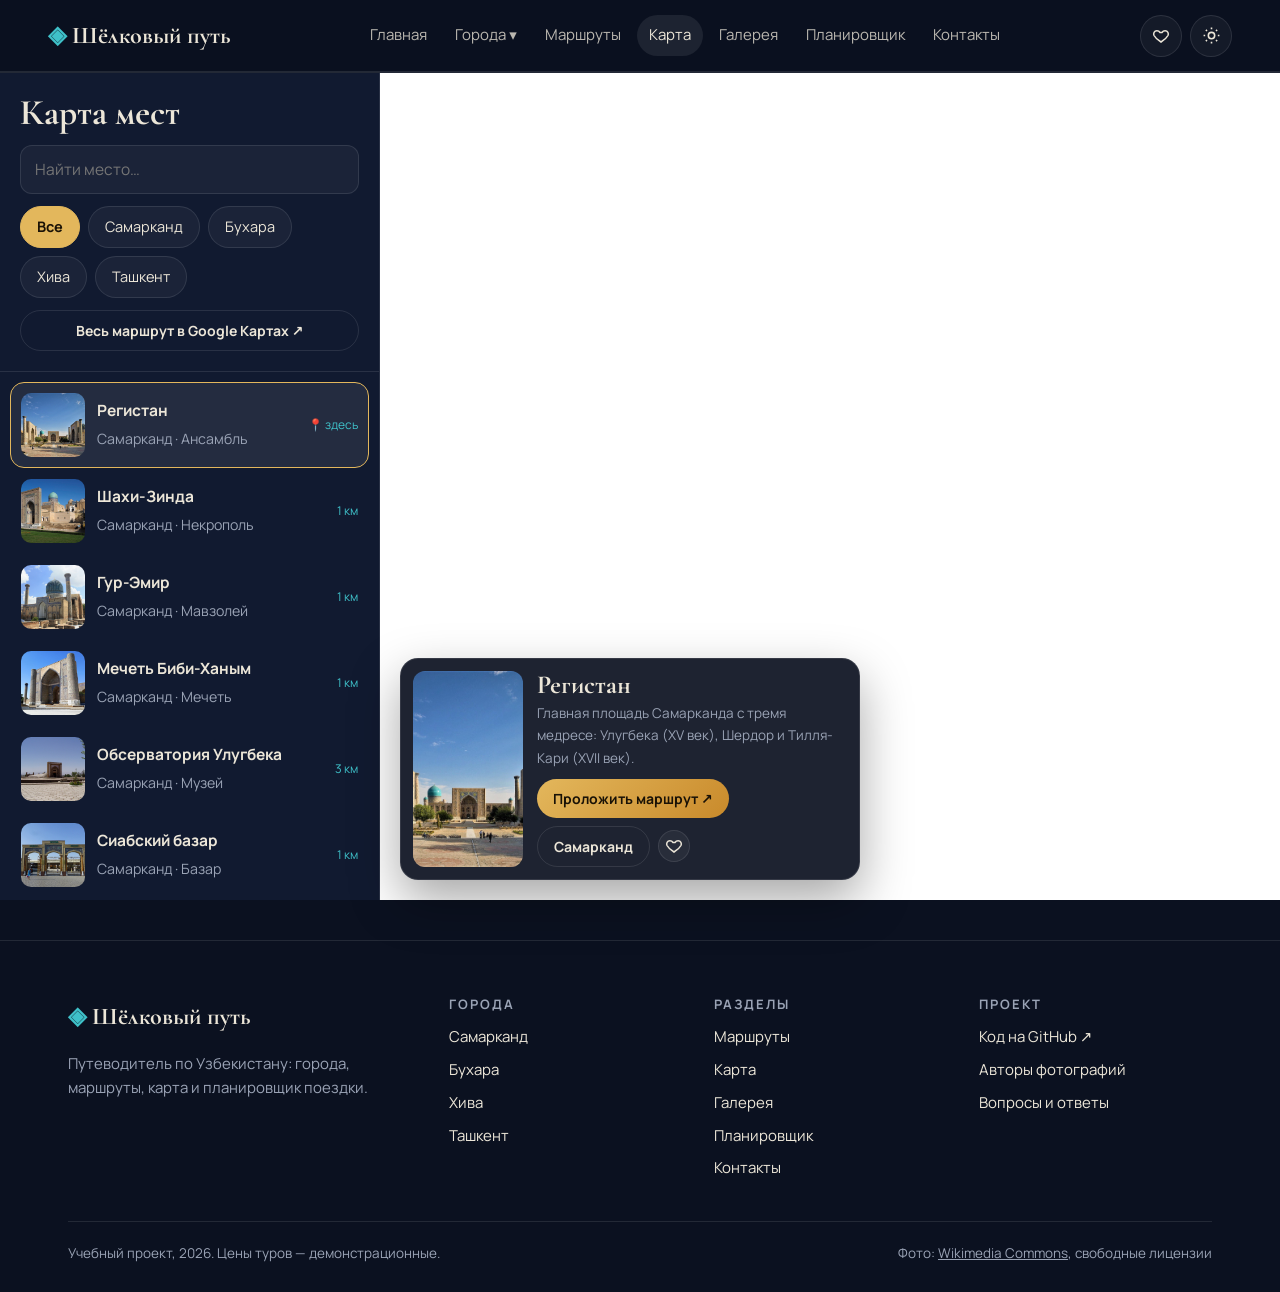
<file: map.html>
<!doctype html>
<html lang="ru">
<head>
  <meta charset="utf-8">
  <meta name="viewport" content="width=device-width, initial-scale=1">
  <title>Карта — Шёлковый путь</title>
  <meta name="description" content="Интерактивная карта мест Самарканда, Бухары, Хивы и Ташкента.">
  <meta name="theme-color" content="#0b1120">
  <link rel="icon" href="data:image/svg+xml,<svg xmlns='http://www.w3.org/2000/svg' viewBox='0 0 100 100'><text y='.9em' font-size='90'>🕌</text></svg>">
  <link rel="preconnect" href="https://fonts.googleapis.com">
  <link rel="preconnect" href="https://fonts.gstatic.com" crossorigin>
  <link href="https://fonts.googleapis.com/css2?family=Cormorant+Garamond:ital,wght@0,500;0,700;1,500&family=Manrope:wght@400;500;700&display=swap" rel="stylesheet">
  <link rel="stylesheet" href="styles.css">
  <script>try{document.documentElement.dataset.theme=JSON.parse(localStorage.getItem("sr.theme"))||"dark"}catch(e){document.documentElement.dataset.theme="dark"}</script>
</head>
<body data-page="map">
  <main id="app"></main>
  <script src="photos.js"></script>
  <script src="data.js"></script>
  <script src="script.js"></script>
</body>
</html>
</file>
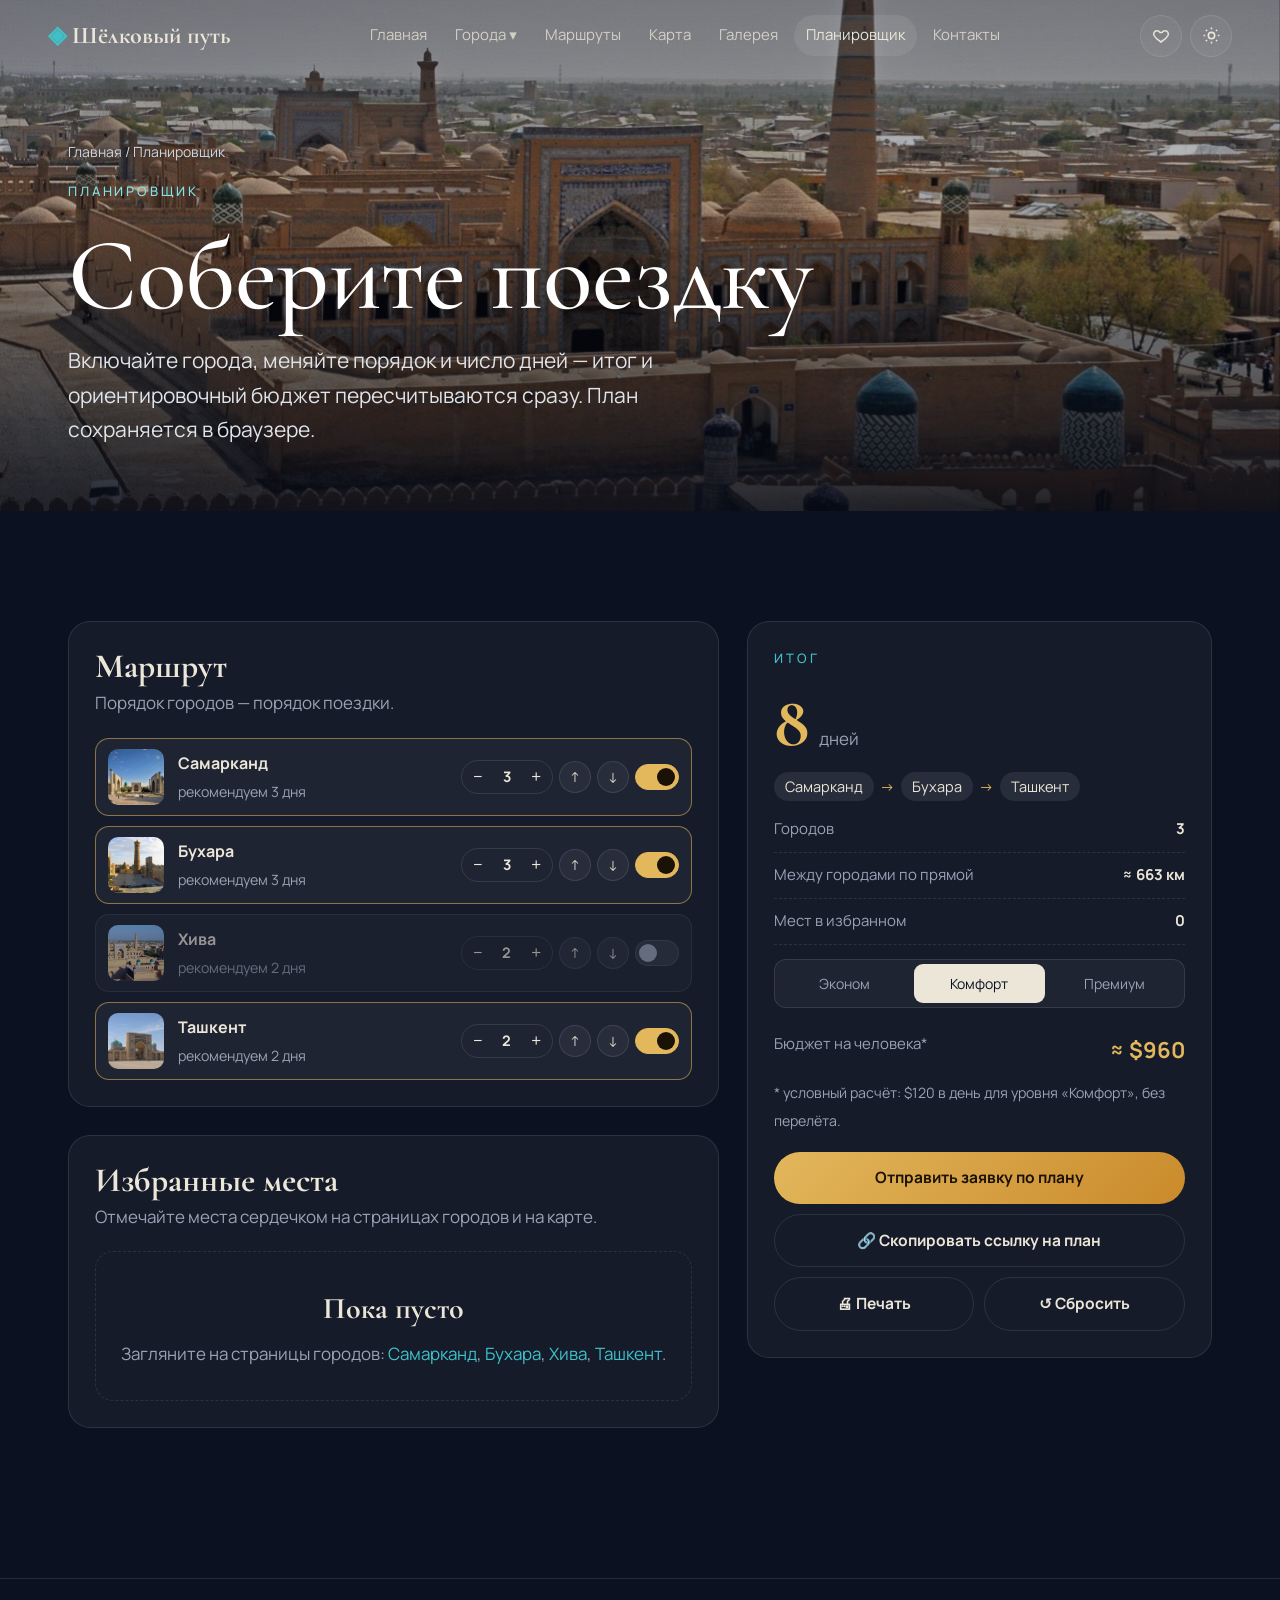
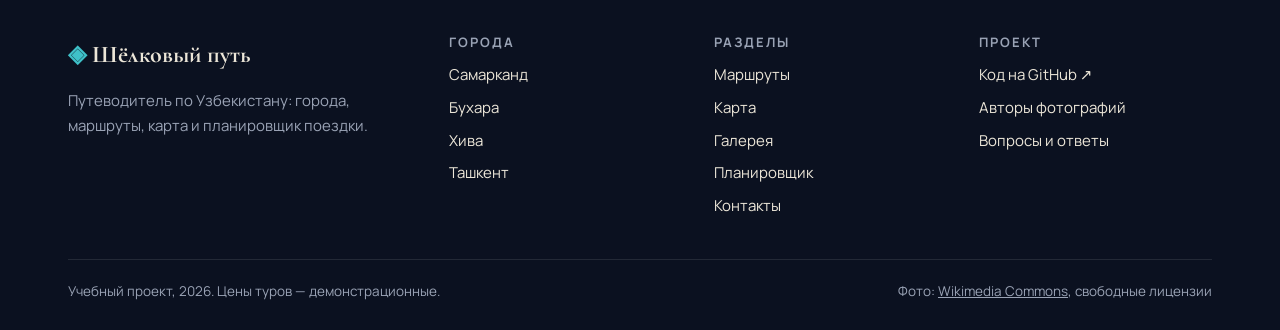
<file: planner.html>
<!doctype html>
<html lang="ru">
<head>
  <meta charset="utf-8">
  <meta name="viewport" content="width=device-width, initial-scale=1">
  <title>Планировщик — Шёлковый путь</title>
  <meta name="description" content="Соберите маршрут поездки: города, дни, бюджет, избранное.">
  <meta name="theme-color" content="#0b1120">
  <link rel="icon" href="data:image/svg+xml,<svg xmlns='http://www.w3.org/2000/svg' viewBox='0 0 100 100'><text y='.9em' font-size='90'>🕌</text></svg>">
  <link rel="preconnect" href="https://fonts.googleapis.com">
  <link rel="preconnect" href="https://fonts.gstatic.com" crossorigin>
  <link href="https://fonts.googleapis.com/css2?family=Cormorant+Garamond:ital,wght@0,500;0,700;1,500&family=Manrope:wght@400;500;700&display=swap" rel="stylesheet">
  <link rel="stylesheet" href="styles.css">
  <script>try{document.documentElement.dataset.theme=JSON.parse(localStorage.getItem("sr.theme"))||"dark"}catch(e){document.documentElement.dataset.theme="dark"}</script>
</head>
<body data-page="planner">
  <main id="app"></main>
  <script src="photos.js"></script>
  <script src="data.js"></script>
  <script src="script.js"></script>
</body>
</html>
</file>
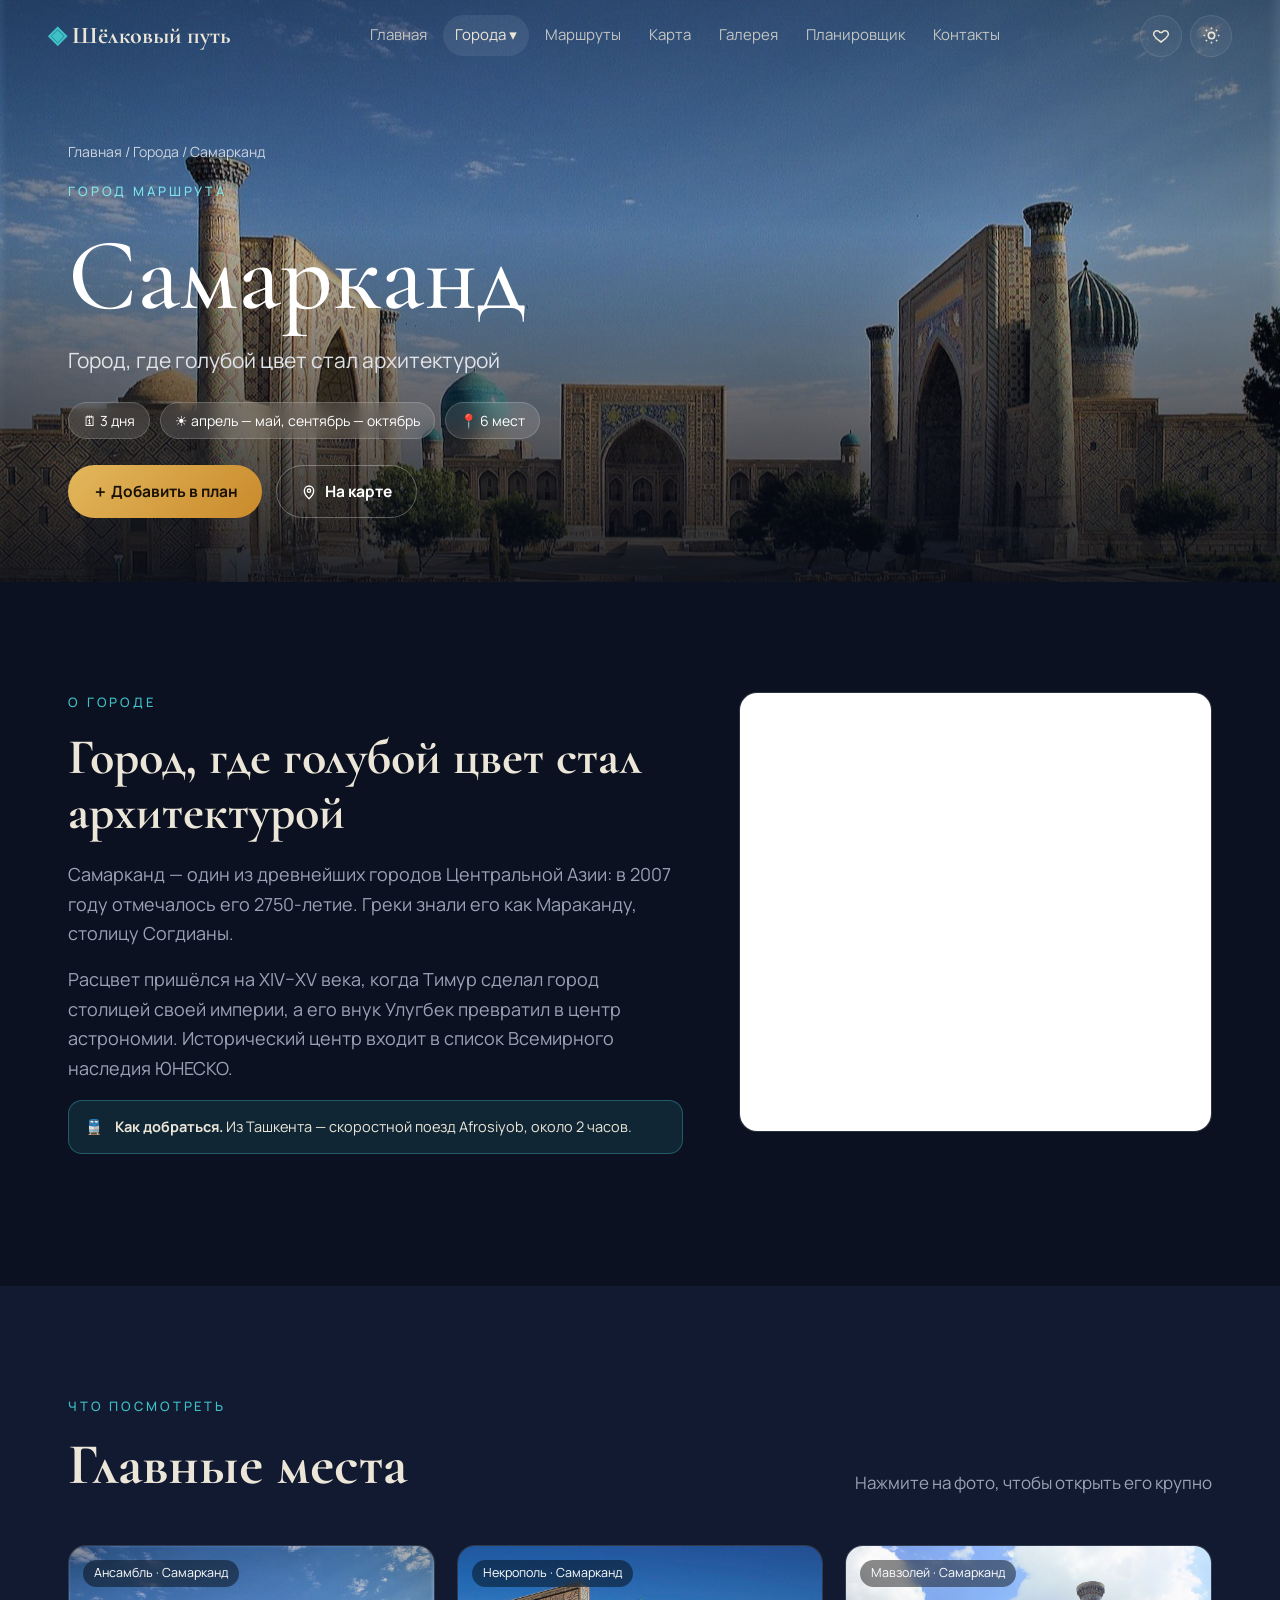
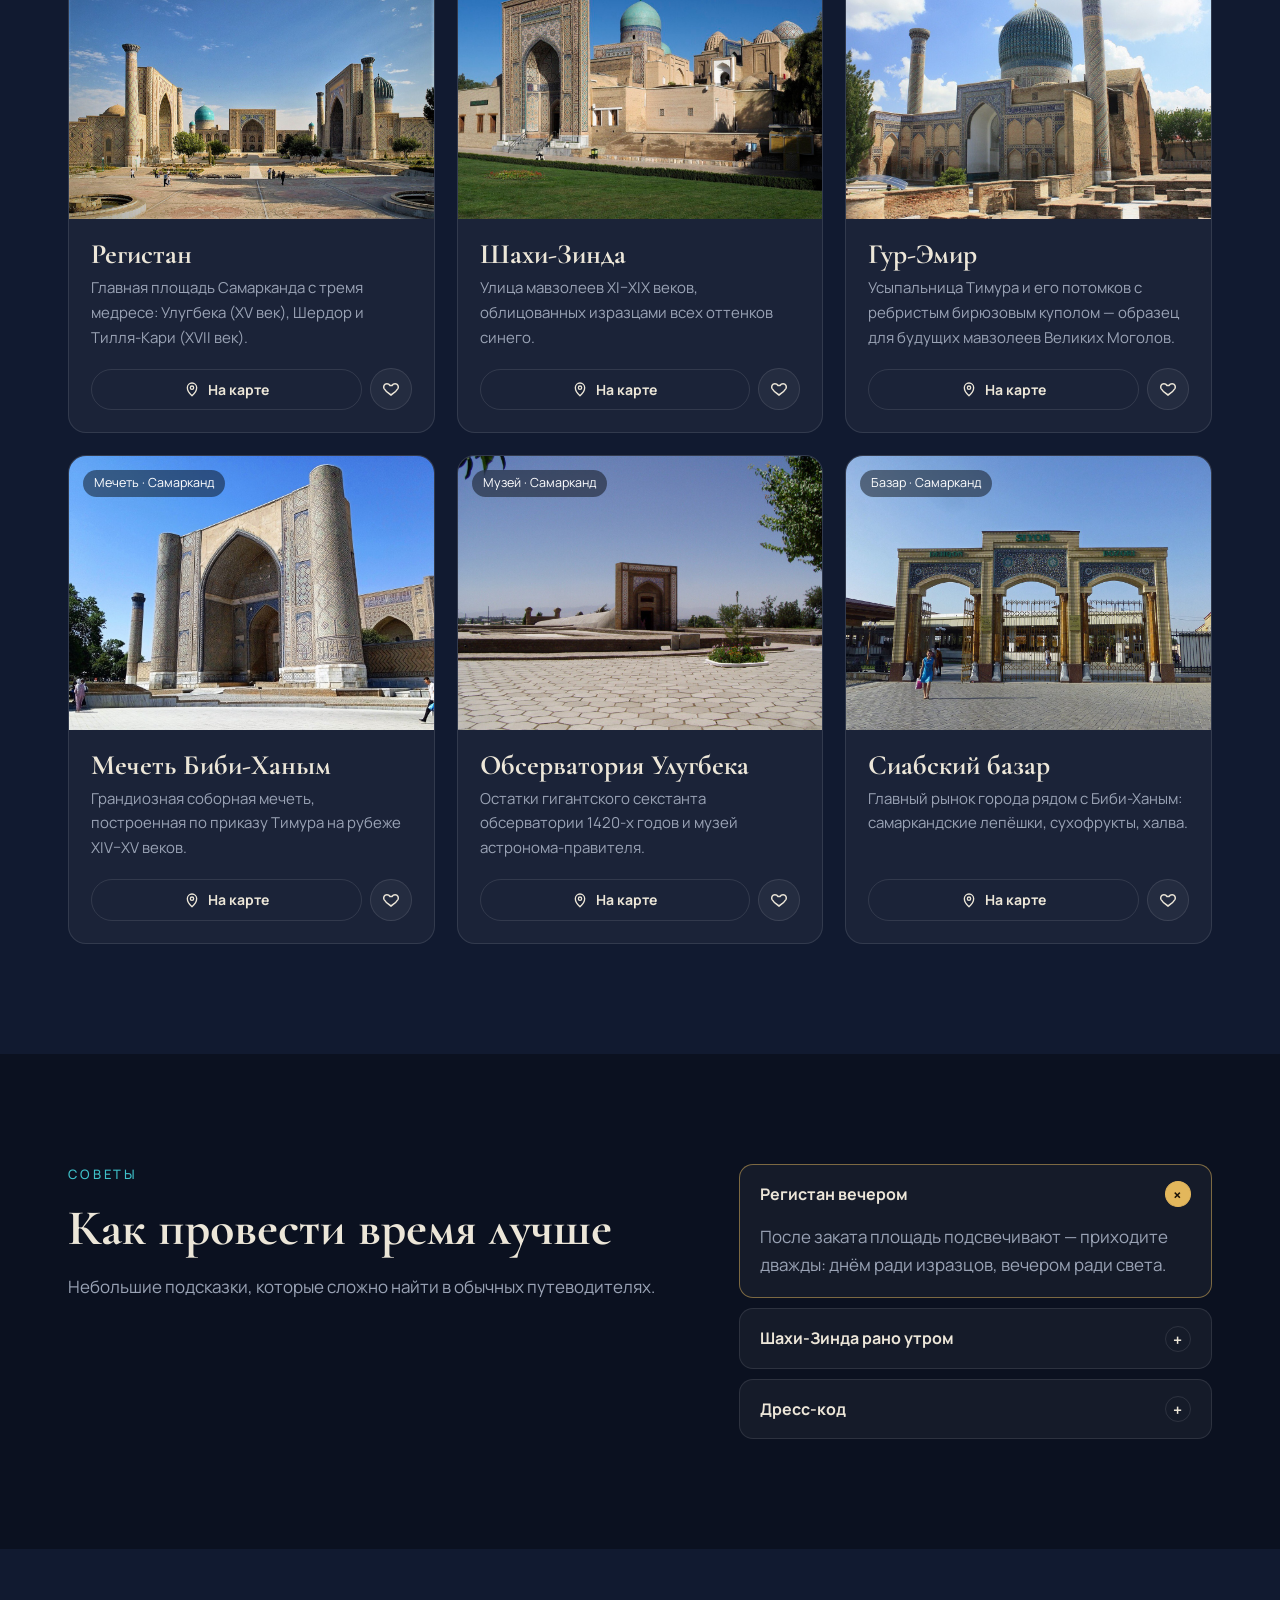
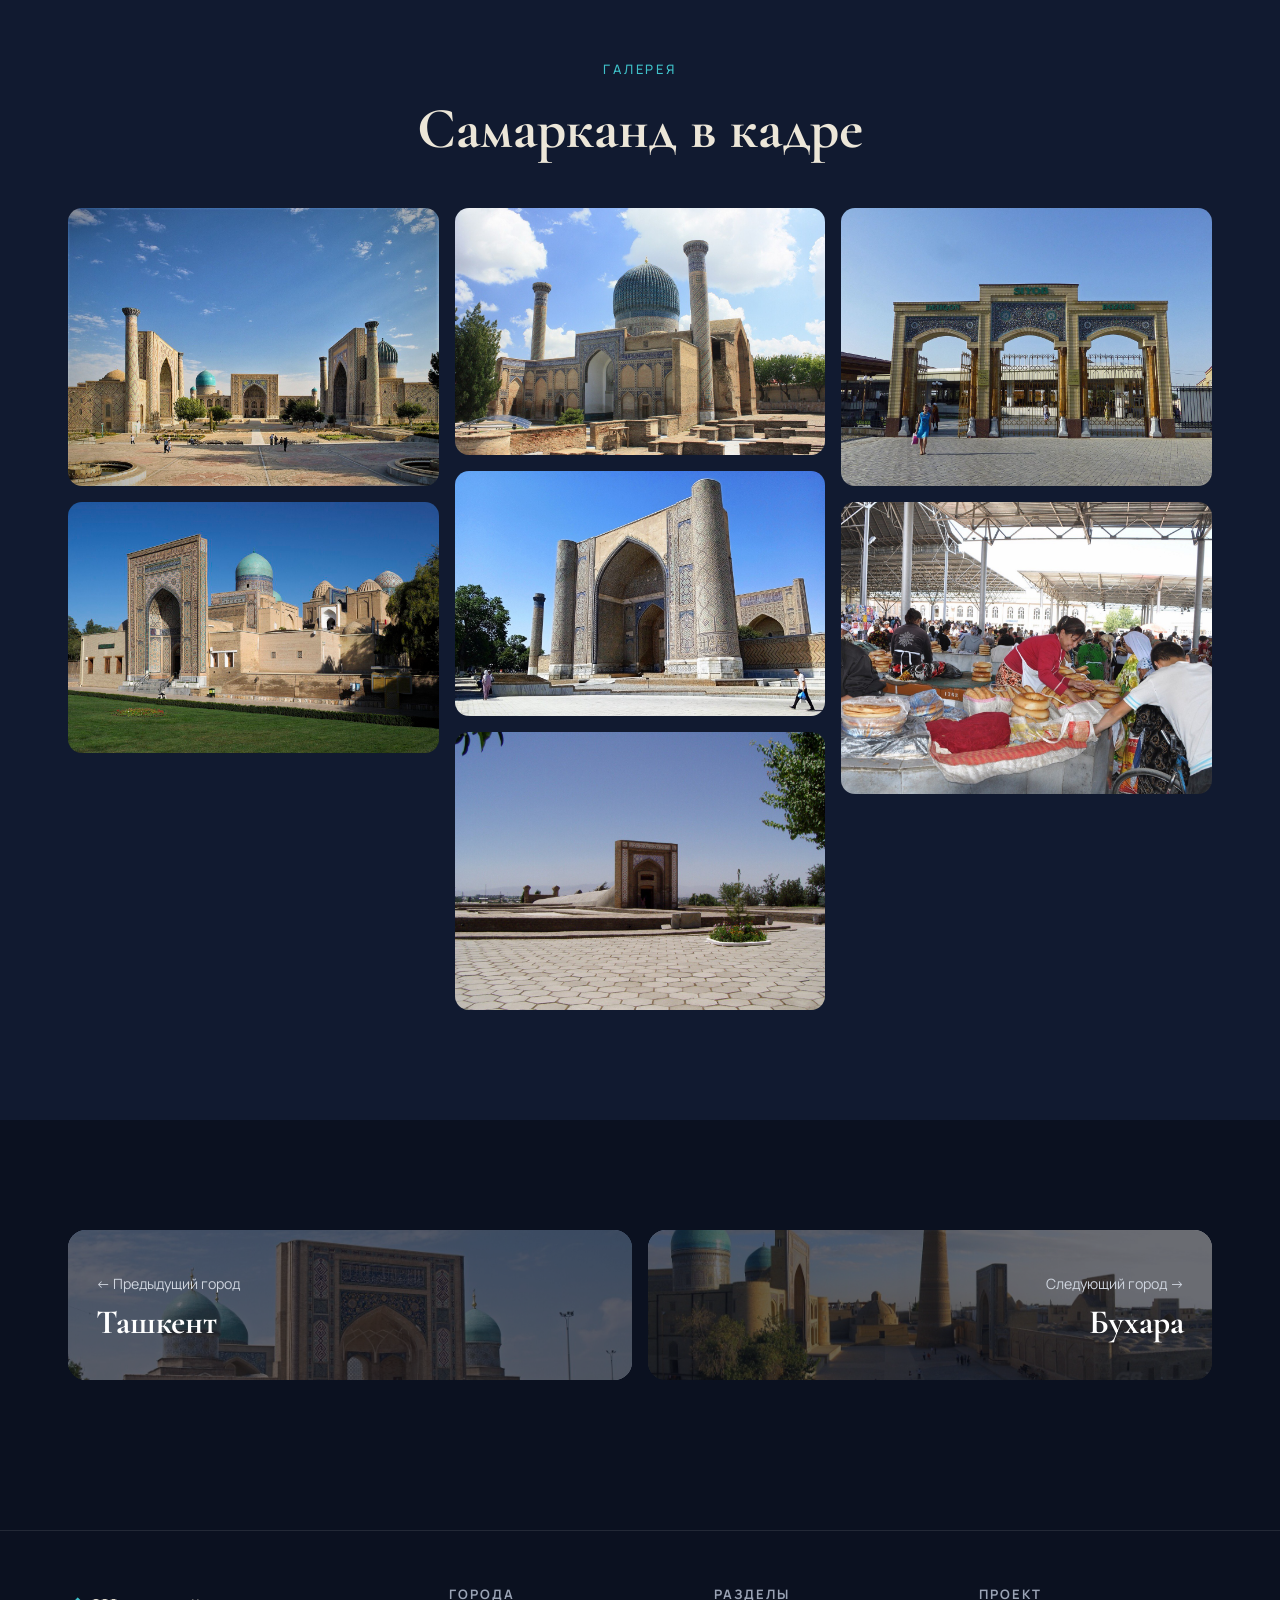
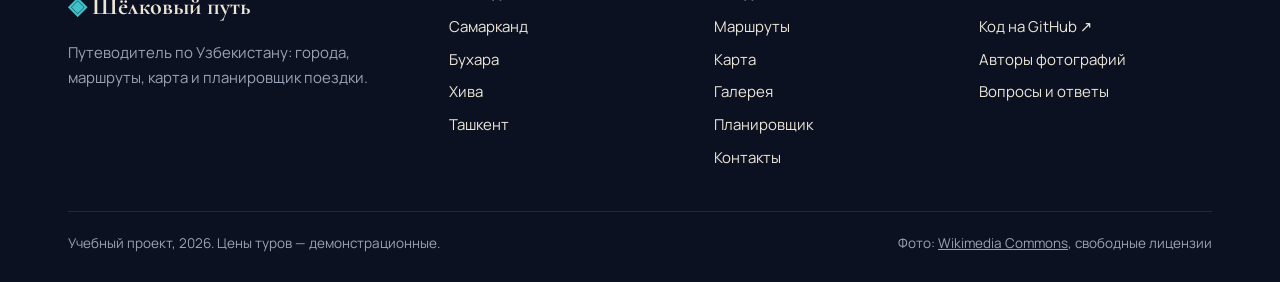
<file: samarkand.html>
<!doctype html>
<html lang="ru">
<head>
  <meta charset="utf-8">
  <meta name="viewport" content="width=device-width, initial-scale=1">
  <title>Самарканд — Шёлковый путь</title>
  <meta name="description" content="Самарканд: главные места, советы, карта и галерея.">
  <meta name="theme-color" content="#0b1120">
  <link rel="icon" href="data:image/svg+xml,<svg xmlns='http://www.w3.org/2000/svg' viewBox='0 0 100 100'><text y='.9em' font-size='90'>🕌</text></svg>">
  <link rel="preconnect" href="https://fonts.googleapis.com">
  <link rel="preconnect" href="https://fonts.gstatic.com" crossorigin>
  <link href="https://fonts.googleapis.com/css2?family=Cormorant+Garamond:ital,wght@0,500;0,700;1,500&family=Manrope:wght@400;500;700&display=swap" rel="stylesheet">
  <link rel="stylesheet" href="styles.css">
  <script>try{document.documentElement.dataset.theme=JSON.parse(localStorage.getItem("sr.theme"))||"dark"}catch(e){document.documentElement.dataset.theme="dark"}</script>
</head>
<body data-page="city" data-city="samarkand">
  <main id="app"></main>
  <script src="photos.js"></script>
  <script src="data.js"></script>
  <script src="script.js"></script>
</body>
</html>
</file>
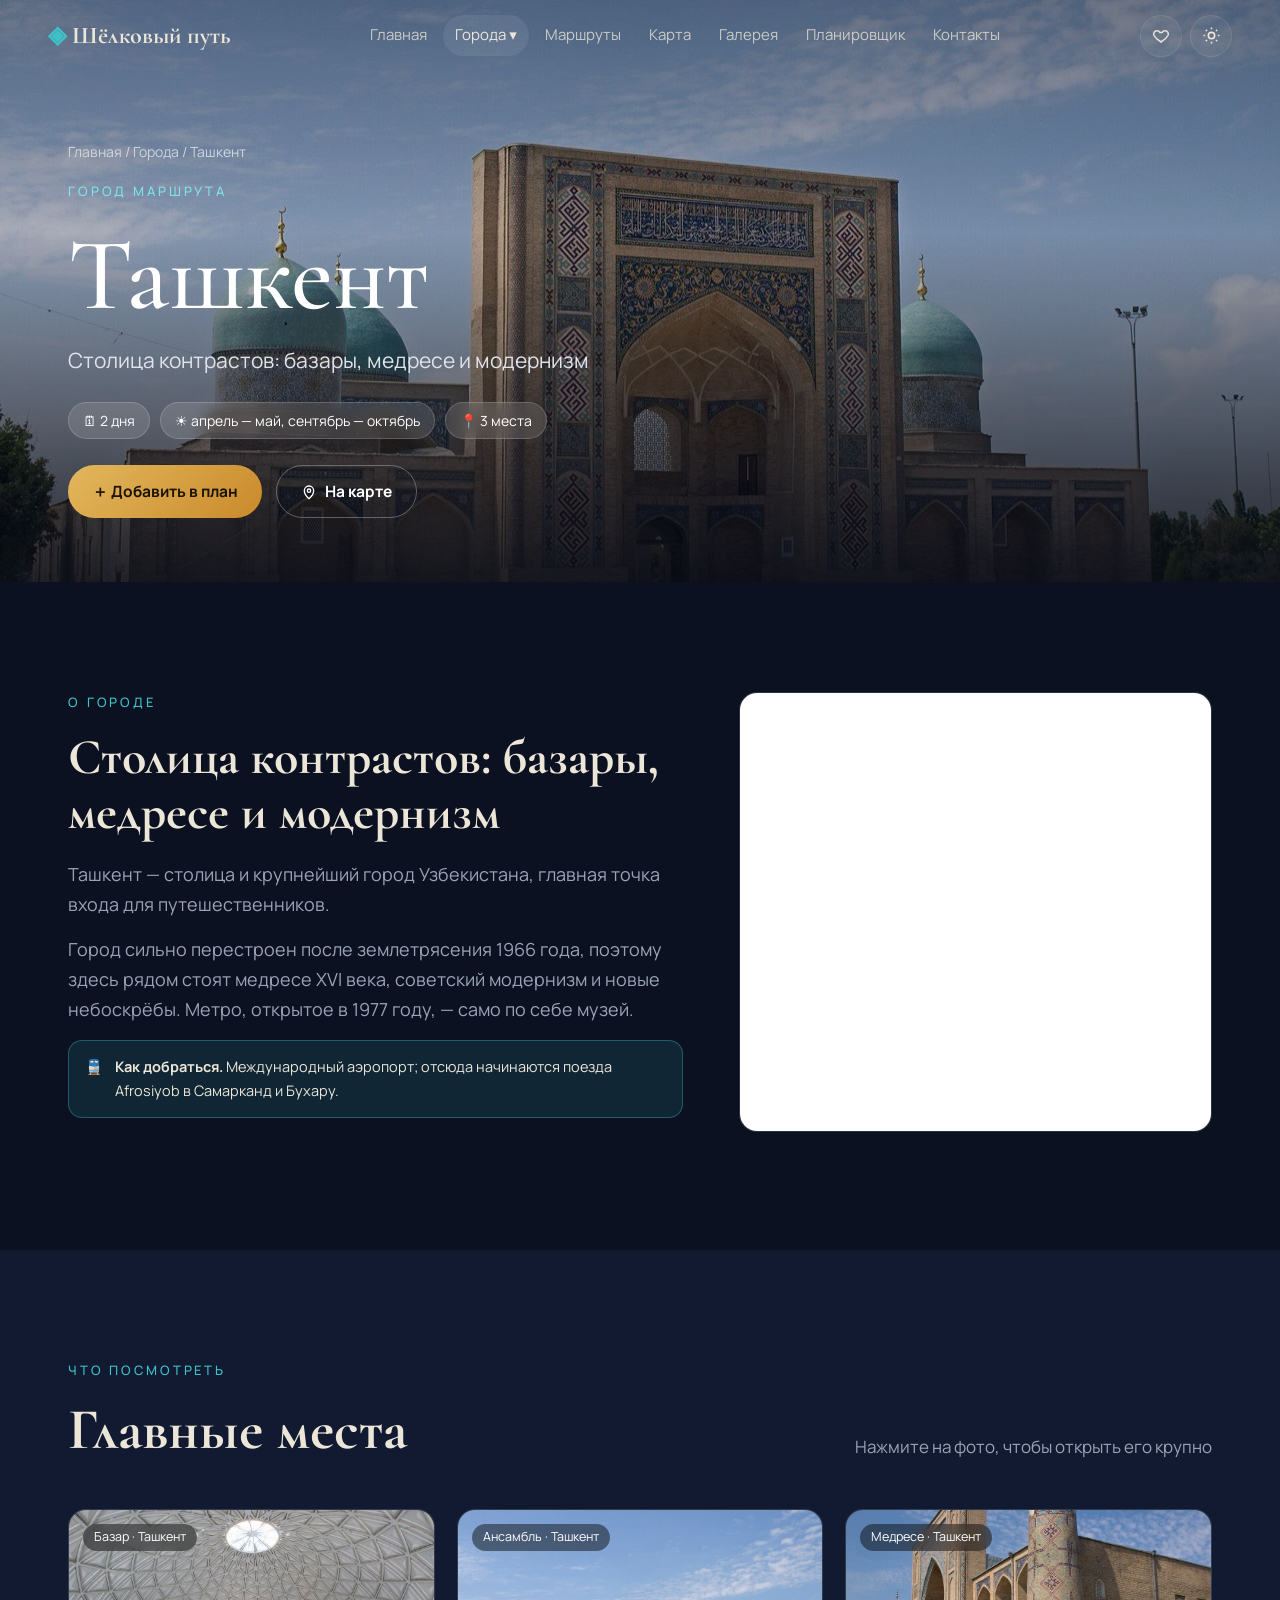
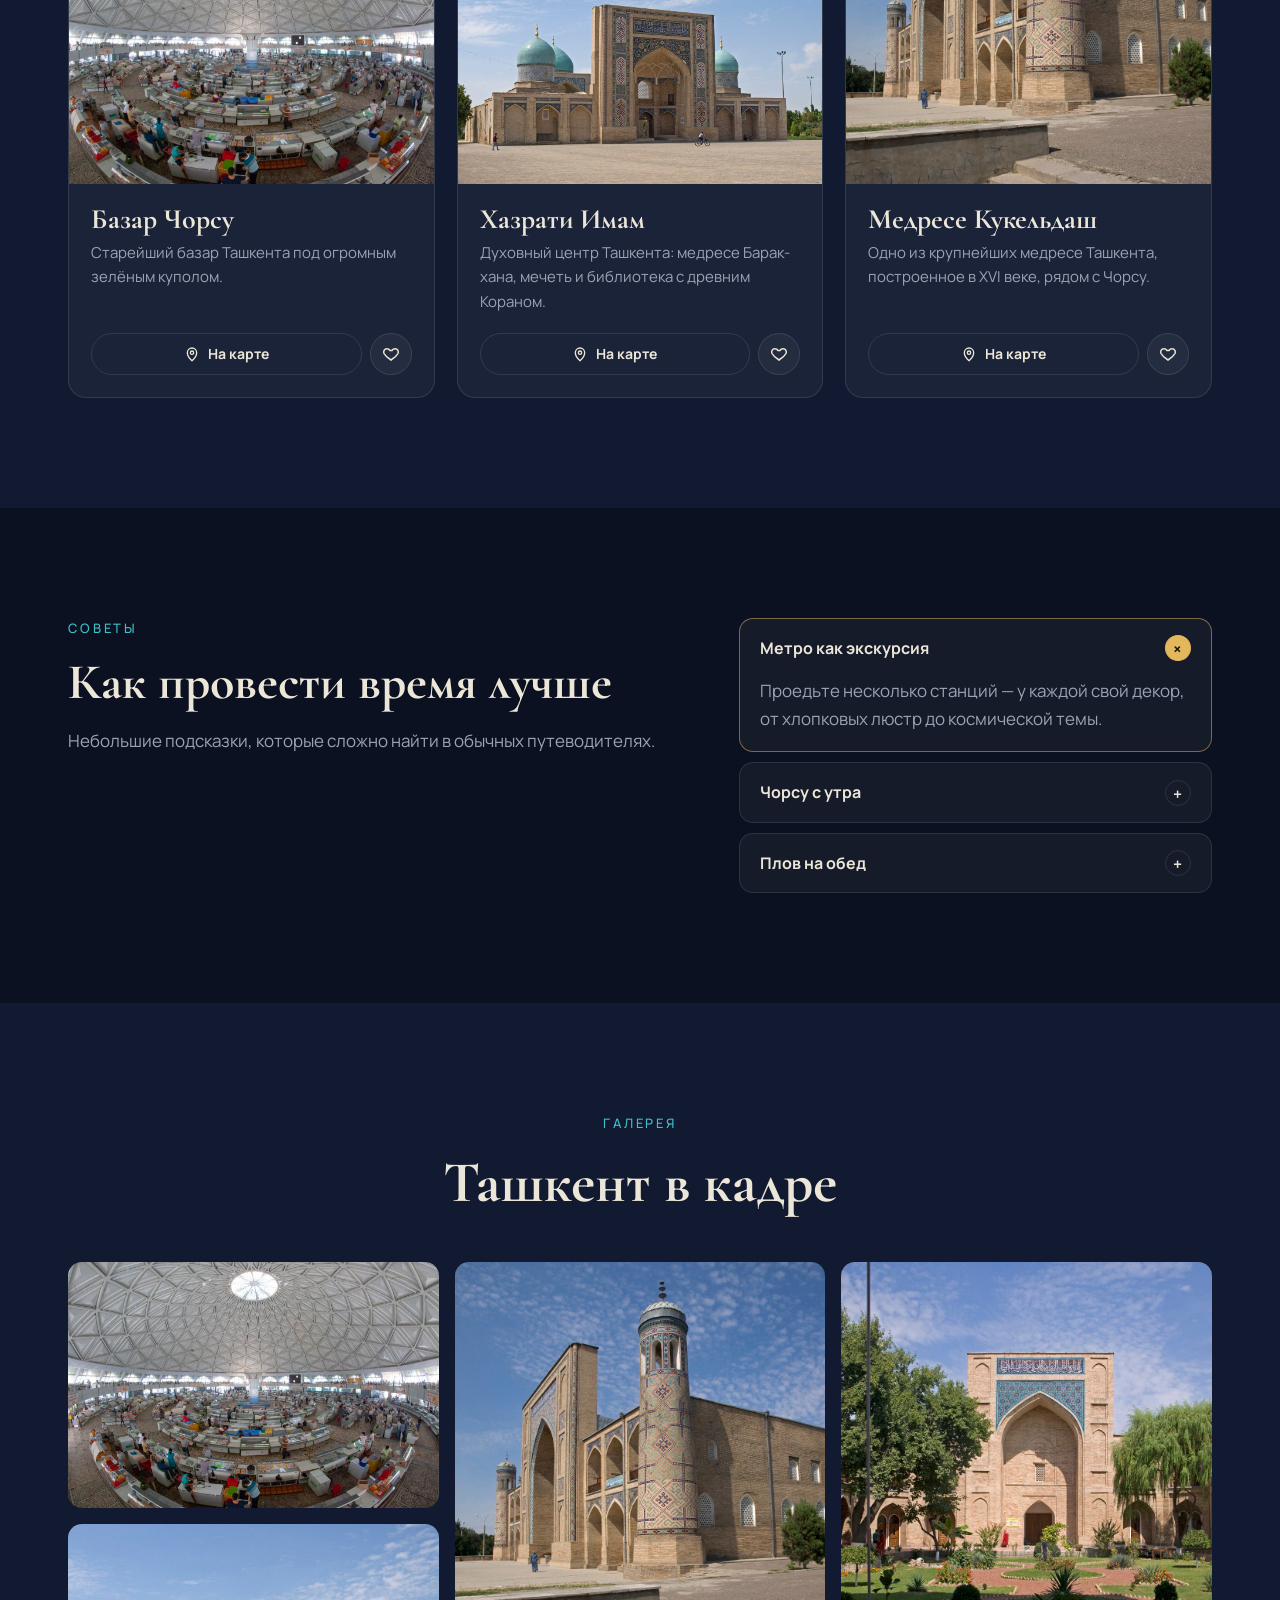
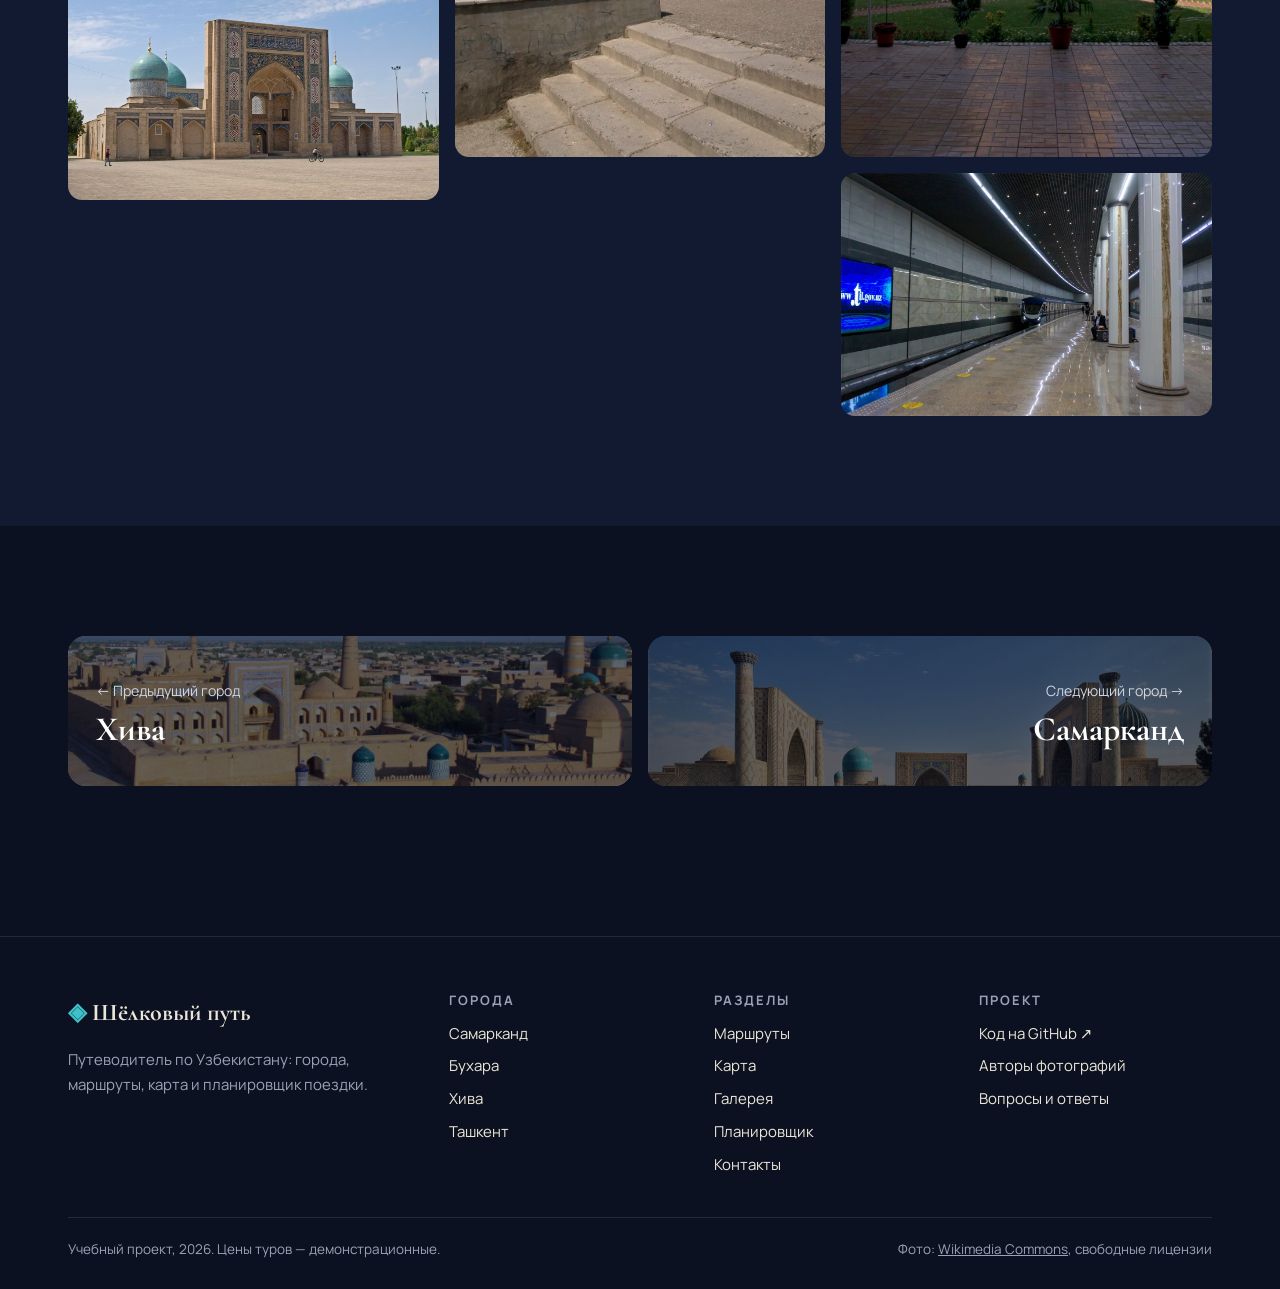
<file: tashkent.html>
<!doctype html>
<html lang="ru">
<head>
  <meta charset="utf-8">
  <meta name="viewport" content="width=device-width, initial-scale=1">
  <title>Ташкент — Шёлковый путь</title>
  <meta name="description" content="Ташкент: главные места, советы, карта и галерея.">
  <meta name="theme-color" content="#0b1120">
  <link rel="icon" href="data:image/svg+xml,<svg xmlns='http://www.w3.org/2000/svg' viewBox='0 0 100 100'><text y='.9em' font-size='90'>🕌</text></svg>">
  <link rel="preconnect" href="https://fonts.googleapis.com">
  <link rel="preconnect" href="https://fonts.gstatic.com" crossorigin>
  <link href="https://fonts.googleapis.com/css2?family=Cormorant+Garamond:ital,wght@0,500;0,700;1,500&family=Manrope:wght@400;500;700&display=swap" rel="stylesheet">
  <link rel="stylesheet" href="styles.css">
  <script>try{document.documentElement.dataset.theme=JSON.parse(localStorage.getItem("sr.theme"))||"dark"}catch(e){document.documentElement.dataset.theme="dark"}</script>
</head>
<body data-page="city" data-city="tashkent">
  <main id="app"></main>
  <script src="photos.js"></script>
  <script src="data.js"></script>
  <script src="script.js"></script>
</body>
</html>
</file>
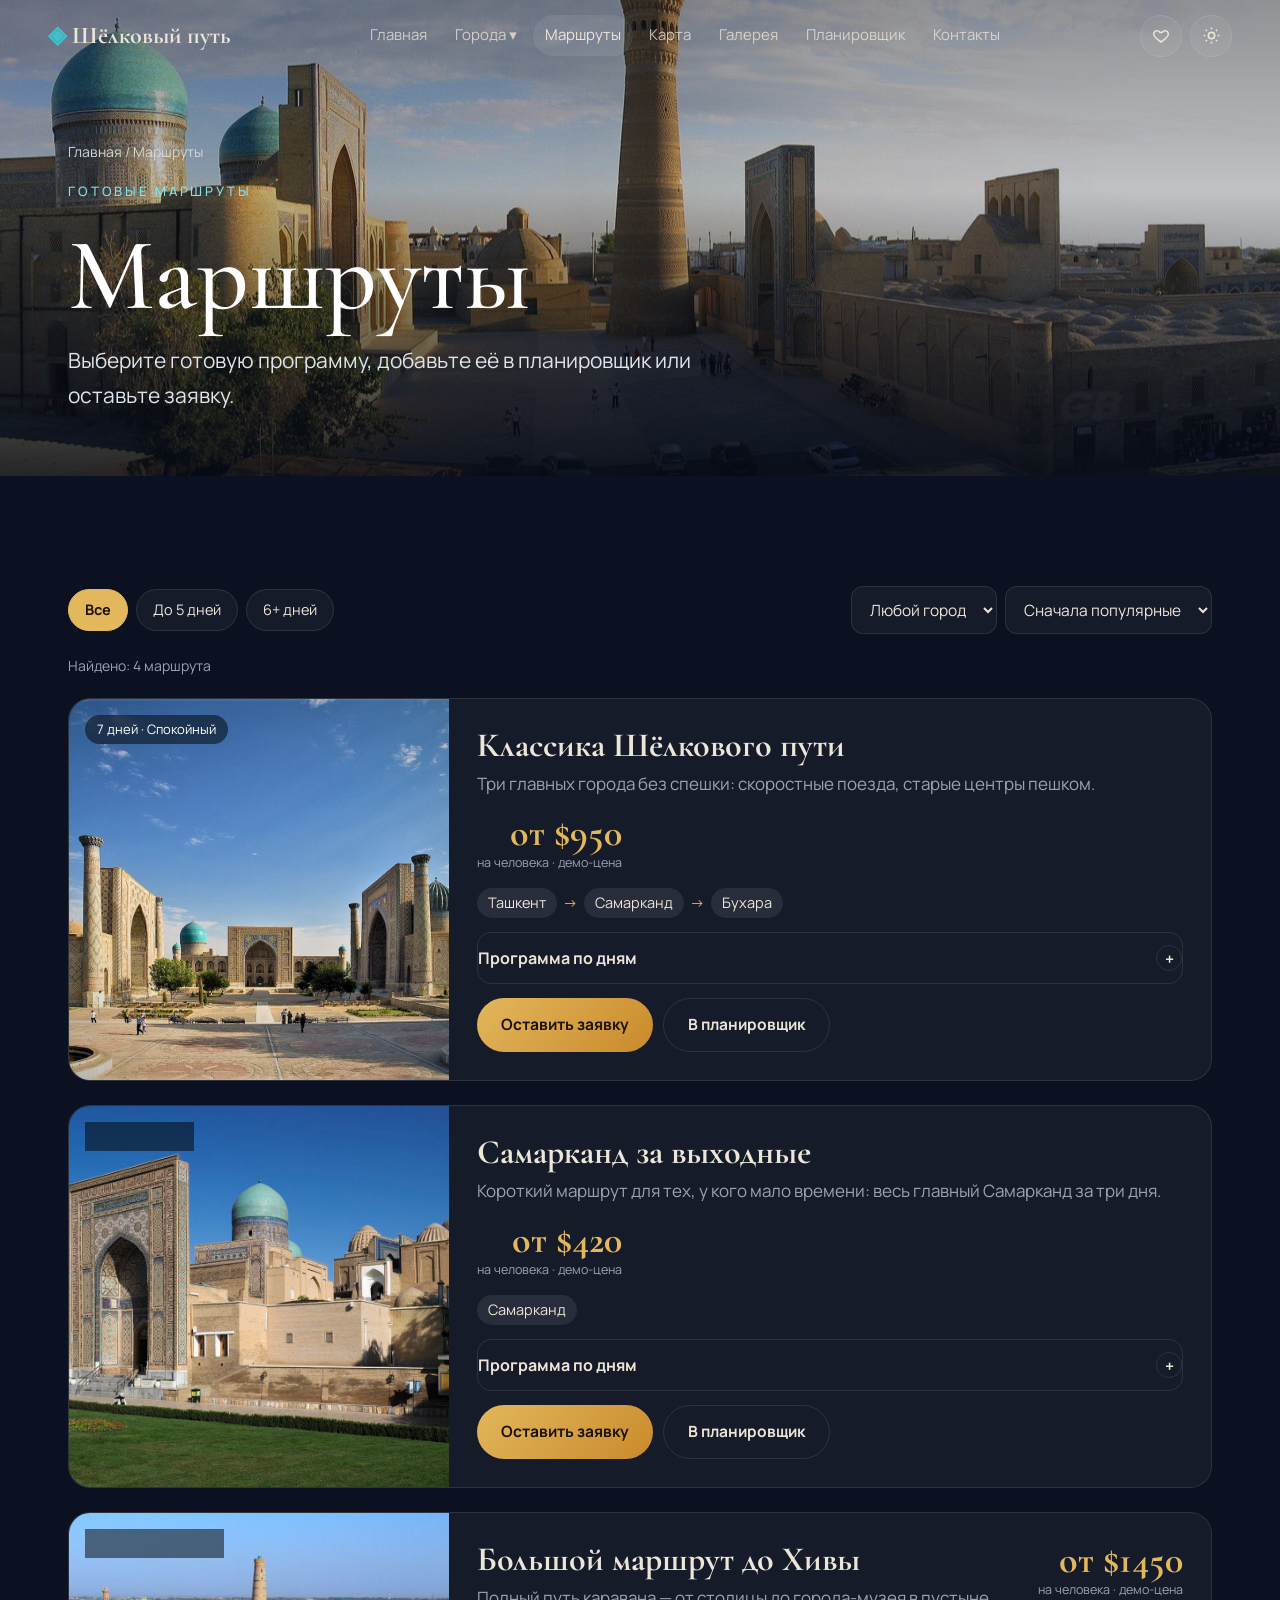
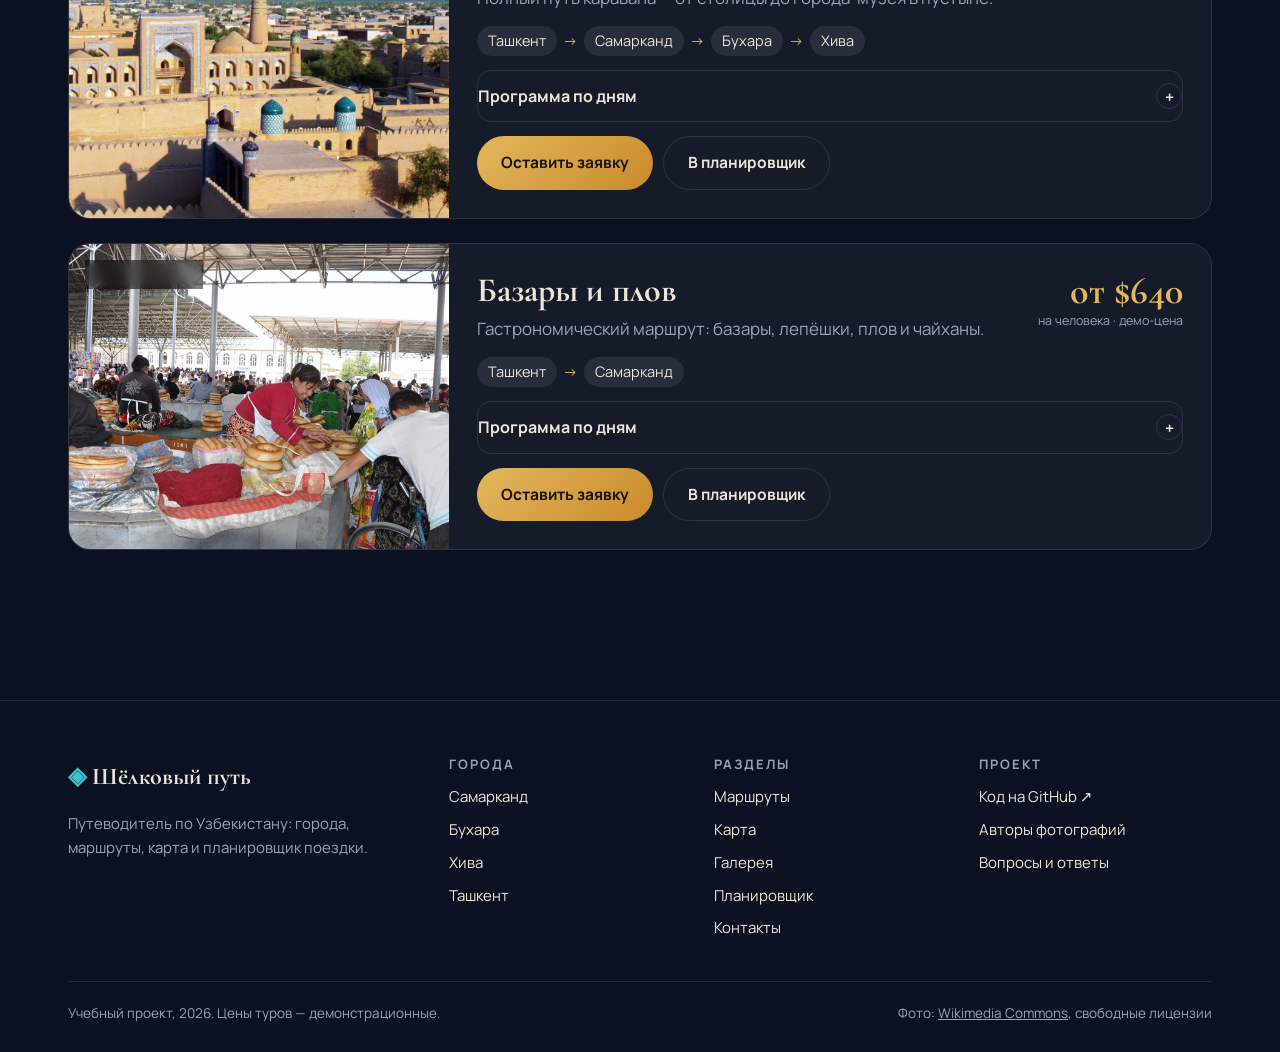
<file: tours.html>
<!doctype html>
<html lang="ru">
<head>
  <meta charset="utf-8">
  <meta name="viewport" content="width=device-width, initial-scale=1">
  <title>Маршруты — Шёлковый путь</title>
  <meta name="description" content="Готовые маршруты по Узбекистану с фильтрами и программой по дням.">
  <meta name="theme-color" content="#0b1120">
  <link rel="icon" href="data:image/svg+xml,<svg xmlns='http://www.w3.org/2000/svg' viewBox='0 0 100 100'><text y='.9em' font-size='90'>🕌</text></svg>">
  <link rel="preconnect" href="https://fonts.googleapis.com">
  <link rel="preconnect" href="https://fonts.gstatic.com" crossorigin>
  <link href="https://fonts.googleapis.com/css2?family=Cormorant+Garamond:ital,wght@0,500;0,700;1,500&family=Manrope:wght@400;500;700&display=swap" rel="stylesheet">
  <link rel="stylesheet" href="styles.css">
  <script>try{document.documentElement.dataset.theme=JSON.parse(localStorage.getItem("sr.theme"))||"dark"}catch(e){document.documentElement.dataset.theme="dark"}</script>
</head>
<body data-page="tours">
  <main id="app"></main>
  <script src="photos.js"></script>
  <script src="data.js"></script>
  <script src="script.js"></script>
</body>
</html>
</file>
<file: styles.css>
/* ================= Токены ================= */
:root {
  --bg: #0b1120;
  --bg-2: #111a30;
  --surface: rgba(255, 255, 255, 0.045);
  --surface-2: rgba(255, 255, 255, 0.08);
  --border: rgba(255, 255, 255, 0.1);
  --text: #ece6d8;
  --muted: #9aa3b5;
  --gold: #e3b75c;
  --gold-2: #c98a2b;
  --turq: #3fc1c9;
  --danger: #ef6b5b;
  --ok: #4fc58a;
  --shadow: 0 20px 50px rgba(0, 0, 0, .35);
  --radius: 18px;
  --serif: "Cormorant Garamond", Georgia, serif;
  --sans: "Manrope", system-ui, -apple-system, sans-serif;
  --header-h: 72px;
  color-scheme: dark;
}
:root[data-theme="light"] {
  --bg: #f6f0e4;
  --bg-2: #efe6d3;
  --surface: rgba(40, 30, 10, 0.04);
  --surface-2: rgba(40, 30, 10, 0.08);
  --border: rgba(40, 30, 10, 0.13);
  --text: #221a0e;
  --muted: #6d6250;
  --gold: #a8741d;
  --gold-2: #8a5a10;
  --turq: #137a82;
  --shadow: 0 20px 50px rgba(80, 60, 20, .15);
  color-scheme: light;
}

*, *::before, *::after { box-sizing: border-box; }
html { scroll-behavior: smooth; scroll-padding-top: calc(var(--header-h) + 16px); }
body {
  margin: 0;
  background: var(--bg);
  color: var(--text);
  font: 400 17px/1.65 var(--sans);
  -webkit-font-smoothing: antialiased;
  overflow-x: hidden;
  transition: background .4s, color .4s;
  animation: page-in .6s ease both;
}
body.leaving { animation: page-out .28s ease both; }
@keyframes page-in { from { opacity: 0; } }
@keyframes page-out { to { opacity: 0; transform: translateY(-6px); } }

a { color: inherit; text-decoration: none; }
img { max-width: 100%; display: block; }
button { font: inherit; color: inherit; }
h1, h2, h3, h4 { font-family: var(--serif); font-weight: 700; line-height: 1.1; margin: 0; }
em { font-style: italic; color: var(--gold); }
.muted { color: var(--muted); }
.container { max-width: 1240px; margin: 0 auto; padding: 0 clamp(16px, 4vw, 48px); }
.visually-hidden { position: absolute; width: 1px; height: 1px; overflow: hidden; clip: rect(0 0 0 0); }

/* ================= Кнопки ================= */
.btn {
  display: inline-flex; align-items: center; justify-content: center; gap: 8px;
  padding: 13px 24px; border-radius: 999px; border: 0; cursor: pointer;
  background: linear-gradient(135deg, var(--gold), var(--gold-2));
  color: #1a1206; font-weight: 700; font-size: 15.5px;
  transition: transform .25s, box-shadow .25s, background .25s, opacity .2s;
  position: relative; overflow: hidden; white-space: nowrap;
}
.btn:hover { transform: translateY(-2px); box-shadow: 0 10px 30px rgba(227, 183, 92, .35); }
.btn:active { transform: translateY(0) scale(.98); }
.btn:disabled { opacity: .5; pointer-events: none; }
.btn-ghost { background: transparent; color: var(--text); border: 1px solid var(--border); }
.btn-ghost:hover { border-color: var(--gold); box-shadow: none; }
.btn-small { padding: 8px 16px; font-size: 14px; }
.btn-icon {
  width: 42px; height: 42px; padding: 0; border-radius: 50%;
  background: var(--surface); border: 1px solid var(--border); color: var(--text);
  display: inline-grid; place-items: center; cursor: pointer; transition: all .25s; flex: none;
}
.btn-icon:hover { border-color: var(--gold); color: var(--gold); transform: translateY(-2px); }
.ripple { position: absolute; border-radius: 50%; background: rgba(255,255,255,.45); transform: scale(0); animation: ripple .6s ease-out; pointer-events: none; }
@keyframes ripple { to { transform: scale(4); opacity: 0; } }

.fav-btn.active { color: #ff6b81; border-color: #ff6b81; }
.fav-btn.pop { animation: pop .45s ease; }
@keyframes pop { 40% { transform: scale(1.35); } }

/* ================= Шапка ================= */
.progress { position: fixed; top: 0; left: 0; height: 3px; width: 0; z-index: 100; background: linear-gradient(90deg, var(--turq), var(--gold)); }
.header {
  position: fixed; inset: 0 0 auto 0; z-index: 60; height: var(--header-h);
  display: flex; align-items: center; justify-content: space-between; gap: 16px;
  padding: 0 clamp(16px, 4vw, 48px);
  transition: background .3s, border-color .3s;
  border-bottom: 1px solid transparent;
}
.header.scrolled, .header.solid {
  background: color-mix(in srgb, var(--bg) 85%, transparent);
  backdrop-filter: blur(14px); -webkit-backdrop-filter: blur(14px);
  border-bottom-color: var(--border);
}
.header.on-dark:not(.scrolled) { color: #ece6d8; }
.logo { font-family: var(--serif); font-size: 24px; font-weight: 700; white-space: nowrap; }
.logo-mark { color: var(--turq); display: inline-block; transition: transform .6s; }
.logo:hover .logo-mark { transform: rotate(180deg); }
.nav { display: flex; align-items: center; gap: 4px; }
.nav > a, .dropdown > button {
  padding: 8px 12px; border-radius: 999px; font-size: 15px; opacity: .78;
  background: none; border: 0; cursor: pointer; transition: opacity .2s, background .2s;
}
.nav > a:hover, .dropdown > button:hover, .nav a.active, .dropdown.active > button { opacity: 1; background: var(--surface-2); }
.dropdown { position: relative; }
.dropdown-menu {
  position: absolute; top: calc(100% + 10px); left: 50%; min-width: 220px;
  transform: translate(-50%, 8px); opacity: 0; visibility: hidden;
  background: var(--bg-2); border: 1px solid var(--border); border-radius: 14px; padding: 8px;
  box-shadow: var(--shadow); transition: all .25s; color: var(--text);
}
.dropdown:hover .dropdown-menu, .dropdown.open .dropdown-menu { opacity: 1; visibility: visible; transform: translate(-50%, 0); }
.dropdown-menu a { display: flex; align-items: center; gap: 10px; padding: 8px 10px; border-radius: 10px; font-size: 15px; }
.dropdown-menu a:hover { background: var(--surface-2); }
.dropdown-menu img { width: 36px; height: 36px; object-fit: cover; border-radius: 8px; }
.header-actions { display: flex; gap: 8px; align-items: center; }
.header .btn-icon { position: relative; color: inherit; }
.badge {
  position: absolute; top: -4px; right: -4px; min-width: 19px; height: 19px; padding: 0 5px;
  border-radius: 999px; background: #ff6b81; color: #fff; font-size: 11px; font-weight: 700;
  display: grid; place-items: center;
}
.badge:empty { display: none; }
.badge.bump { animation: pop .45s ease; }
.burger { display: none; }

/* ================= Hero ================= */
.hero {
  position: relative; min-height: 100vh; display: grid; place-items: center; text-align: center;
  padding: 120px 16px 220px; color: #ece6d8; overflow: hidden;
  background:
    radial-gradient(ellipse 80% 60% at 50% 110%, rgba(227, 183, 92, .28), transparent 60%),
    radial-gradient(ellipse 60% 50% at 80% 0%, rgba(63, 193, 201, .15), transparent 60%),
    linear-gradient(#070b16, #14203d 85%);
}
#stars { position: absolute; inset: 0; width: 100%; height: 100%; }
.hero-content { position: relative; max-width: 900px; }
.eyebrow { text-transform: uppercase; letter-spacing: .22em; font-size: 13px; color: var(--turq); margin: 0 0 16px; font-weight: 500; }
.hero .eyebrow { color: #3fc1c9; }
.hero h1 { font-size: clamp(44px, 8vw, 100px); font-weight: 500; }
.hero em { color: #e3b75c; }
.rotator { display: inline-block; min-width: 4ch; color: #3fc1c9; transition: opacity .35s, transform .35s; }
.rotator.out { opacity: 0; transform: translateY(-14px); }
.lead { font-size: clamp(17px, 2vw, 21px); color: #b7bdca; max-width: 640px; margin: 24px auto 36px; }
.hero-cta { display: flex; gap: 14px; justify-content: center; flex-wrap: wrap; }
.hero .btn-ghost { color: #ece6d8; border-color: rgba(255,255,255,.2); }
.skyline { position: absolute; bottom: -1px; left: 0; width: 100%; height: 220px; }
.skyline path { fill: var(--bg); transition: fill .4s; }
.scroll-hint { position: absolute; bottom: 28px; left: 50%; transform: translateX(-50%); font-size: 13px; color: var(--muted); animation: bob 2s ease-in-out infinite; z-index: 2; }
@keyframes bob { 50% { transform: translate(-50%, 8px); } }

/* Hero со фото (страницы городов и разделов) */
.page-hero {
  position: relative; min-height: 64vh; display: flex; align-items: flex-end;
  padding: 140px 0 64px; color: #fff; overflow: hidden; isolation: isolate;
}
.page-hero.short { min-height: 44vh; }
.page-hero-bg { position: absolute; inset: -10% 0; z-index: -2; background-size: cover; background-position: center; will-change: transform; }
.page-hero::after { content: ""; position: absolute; inset: 0; z-index: -1; background: linear-gradient(180deg, rgba(7,11,22,.45) 0%, rgba(7,11,22,.25) 40%, rgba(7,11,22,.88) 100%); }
.page-hero h1 { font-size: clamp(48px, 8vw, 104px); font-weight: 500; }
.page-hero .lead { margin: 12px 0 0; color: #dfe3ea; }
.page-hero .eyebrow { color: #7fe3e9; }
.breadcrumbs { font-size: 14px; color: #cfd5df; margin-bottom: 18px; }
.breadcrumbs a:hover { color: #fff; text-decoration: underline; }
.chips { display: flex; gap: 10px; flex-wrap: wrap; margin-top: 24px; }
.chip { padding: 6px 14px; border-radius: 999px; background: rgba(255,255,255,.12); backdrop-filter: blur(8px); font-size: 14px; border: 1px solid rgba(255,255,255,.18); }

/* ================= Секции ================= */
.section { padding: clamp(64px, 9vw, 110px) 0; }
.section-alt { background: var(--bg-2); transition: background .4s; }
.section-head { text-align: center; margin-bottom: 48px; }
.section-head.left { text-align: left; display: flex; justify-content: space-between; align-items: end; gap: 20px; flex-wrap: wrap; }
.section-head h2 { font-size: clamp(36px, 5vw, 58px); }
.section-head p.sub { color: var(--muted); max-width: 620px; margin: 12px auto 0; }
.prose p { color: var(--muted); font-size: 18px; margin: 0 0 16px; }
.two-col { display: grid; grid-template-columns: 1.3fr 1fr; gap: 56px; align-items: start; }

/* ================= Карточки городов ================= */
.city-grid { display: grid; grid-template-columns: repeat(4, 1fr); gap: 20px; }
.city-card {
  position: relative; aspect-ratio: 3 / 4; border-radius: var(--radius); overflow: hidden; color: #fff;
  display: flex; align-items: flex-end; padding: 22px; isolation: isolate;
  transition: transform .45s cubic-bezier(.2,.7,.2,1), box-shadow .45s;
}
.city-card img { position: absolute; inset: 0; width: 100%; height: 100%; object-fit: cover; z-index: -2; transition: transform 1.2s cubic-bezier(.2,.7,.2,1); }
.city-card::after { content: ""; position: absolute; inset: 0; z-index: -1; background: linear-gradient(transparent 35%, rgba(5,8,16,.9)); }
.city-card:hover { transform: translateY(-8px); box-shadow: var(--shadow); }
.city-card:hover img { transform: scale(1.08); }
.city-card h3 { font-size: 34px; }
.city-card p { margin: 4px 0 0; font-size: 14px; color: #d6dae2; }
.city-card .arrow { position: absolute; top: 18px; right: 18px; width: 40px; height: 40px; border-radius: 50%; display: grid; place-items: center; background: rgba(255,255,255,.15); backdrop-filter: blur(6px); transition: transform .35s, background .35s; }
.city-card:hover .arrow { transform: rotate(-45deg); background: #e3b75c; color: #1a1206; }

/* ================= Карточки мест ================= */
.place-grid { display: grid; grid-template-columns: repeat(auto-fill, minmax(290px, 1fr)); gap: 22px; }
.place-card {
  background: var(--surface); border: 1px solid var(--border); border-radius: var(--radius);
  overflow: hidden; display: flex; flex-direction: column;
  transition: transform .35s, border-color .35s, box-shadow .35s;
}
.place-card:hover { transform: translateY(-6px); border-color: color-mix(in srgb, var(--gold) 55%, transparent); box-shadow: var(--shadow); }
.place-photo { position: relative; aspect-ratio: 4 / 3; overflow: hidden; cursor: zoom-in; background: var(--surface-2); }
.place-photo img { width: 100%; height: 100%; object-fit: cover; transition: transform .9s cubic-bezier(.2,.7,.2,1); }
.place-card:hover .place-photo img { transform: scale(1.06); }
.place-type { position: absolute; left: 14px; top: 14px; padding: 3px 11px; border-radius: 999px; background: rgba(0,0,0,.45); color: #fff; font-size: 12.5px; backdrop-filter: blur(6px); }
.place-body { padding: 20px 22px 22px; display: flex; flex-direction: column; flex: 1; }
.place-body h3 { font-size: 28px; margin-bottom: 6px; }
.place-body p { color: var(--muted); font-size: 15px; margin: 0 0 18px; flex: 1; }
.place-actions { display: flex; gap: 8px; align-items: center; }
.place-actions .btn { flex: 1; }

/* Карусель */
.carousel { display: grid; grid-auto-flow: column; grid-auto-columns: minmax(280px, 1fr); gap: 20px; overflow-x: auto; scroll-snap-type: x mandatory; padding-bottom: 12px; scrollbar-width: none; cursor: grab; }
.carousel::-webkit-scrollbar { display: none; }
.carousel.dragging { cursor: grabbing; scroll-snap-type: none; }
.carousel.dragging * { pointer-events: none; }
.carousel > * { scroll-snap-align: start; }
@media (min-width: 900px) { .carousel { grid-auto-columns: calc((100% - 60px) / 4); } }
.carousel-nav { display: flex; gap: 8px; }

/* ================= Цифры ================= */
.stats { display: grid; grid-template-columns: repeat(4, 1fr); gap: 1px; background: var(--border); border-block: 1px solid var(--border); }
.stat { background: var(--bg); padding: 44px 20px; text-align: center; transition: background .4s; }
.stat b { display: block; font-family: var(--serif); font-size: 60px; color: var(--gold); line-height: 1; }
.stat span { color: var(--muted); font-size: 14.5px; }

/* ================= Хронология ================= */
.timeline { list-style: none; padding: 0; margin: 0 auto; max-width: 780px; position: relative; }
.timeline::before { content: ""; position: absolute; left: 150px; top: 8px; bottom: 8px; width: 2px; background: var(--border); }
.timeline .line-fill { position: absolute; left: 150px; top: 8px; width: 2px; height: 0; background: linear-gradient(var(--turq), var(--gold)); transition: height .15s linear; }
.timeline li { display: grid; grid-template-columns: 130px 1fr; gap: 46px; padding-bottom: 42px; position: relative; }
.timeline li::after { content: ""; position: absolute; left: 145px; top: 7px; width: 12px; height: 12px; border-radius: 50%; background: var(--bg); border: 2px solid var(--gold); transition: background .4s, box-shadow .4s; }
.timeline li.visible::after { background: var(--gold); box-shadow: 0 0 0 6px color-mix(in srgb, var(--gold) 20%, transparent); }
.timeline time { text-align: right; color: var(--turq); font-weight: 700; font-size: 14px; padding-top: 2px; }
.timeline h4 { font-size: 26px; margin-bottom: 4px; }
.timeline p { margin: 0; color: var(--muted); }

/* ================= Табы, сезоны ================= */
.tabs { display: inline-flex; gap: 4px; padding: 4px; border-radius: 999px; background: var(--surface); border: 1px solid var(--border); position: relative; flex-wrap: wrap; justify-content: center; }
.tabs-wrap { text-align: center; margin-bottom: 32px; }
.tab { background: none; border: 0; padding: 9px 20px; border-radius: 999px; cursor: pointer; color: var(--muted); font-weight: 500; transition: color .25s, background .25s; }
.tab:hover { color: var(--text); }
.tab.active { background: var(--text); color: var(--bg); }
.season-panel { display: grid; grid-template-columns: auto 1fr; gap: 40px; align-items: center; max-width: 880px; margin: 0 auto; padding: 40px; border-radius: var(--radius); background: var(--surface); border: 1px solid var(--border); }
.season-temp { font-family: var(--serif); font-size: 84px; line-height: 1; color: var(--gold); }
.season-temp small { display: block; font: 500 14px var(--sans); color: var(--muted); margin-top: 8px; }
.season-panel h3 { font-size: 34px; margin-bottom: 10px; }
.season-panel p { margin: 0 0 14px; color: var(--muted); }
.meter { height: 6px; border-radius: 3px; background: var(--border); overflow: hidden; }
.meter i { display: block; height: 100%; width: 0; background: linear-gradient(90deg, var(--turq), var(--gold)); transition: width .8s cubic-bezier(.2,.7,.2,1); }
.fade { animation: fade .45s ease; }
@keyframes fade { from { opacity: 0; transform: translateY(10px); } }

/* ================= Аккордеон ================= */
.accordion { display: grid; gap: 10px; }
.acc-item { border: 1px solid var(--border); border-radius: 14px; background: var(--surface); overflow: hidden; transition: border-color .3s; }
.acc-item.open { border-color: color-mix(in srgb, var(--gold) 50%, transparent); }
.acc-head { width: 100%; display: flex; justify-content: space-between; align-items: center; gap: 16px; padding: 16px 20px; background: none; border: 0; cursor: pointer; text-align: left; font-weight: 700; font-size: 16px; }
.acc-head .plus { width: 26px; height: 26px; border-radius: 50%; border: 1px solid var(--border); display: grid; place-items: center; transition: transform .35s, background .35s; flex: none; }
.acc-item.open .plus { transform: rotate(45deg); background: var(--gold); color: #1a1206; border-color: var(--gold); }
.acc-body { height: 0; overflow: hidden; transition: height .35s cubic-bezier(.2,.7,.2,1); }
.acc-body > div { padding: 0 20px 18px; color: var(--muted); }

/* ================= Туры ================= */
.toolbar { display: flex; gap: 12px; flex-wrap: wrap; align-items: center; justify-content: space-between; margin-bottom: 32px; }
.filter-chips { display: flex; gap: 8px; flex-wrap: wrap; }
.fchip { padding: 8px 16px; border-radius: 999px; border: 1px solid var(--border); background: var(--surface); cursor: pointer; font-size: 14.5px; transition: all .25s; }
.fchip:hover { border-color: var(--gold); }
.fchip.active { background: var(--gold); color: #1a1206; border-color: var(--gold); font-weight: 700; }
.select, .input, .textarea {
  font: inherit; font-size: 15.5px; color: var(--text); background: var(--surface);
  border: 1px solid var(--border); border-radius: 12px; padding: 11px 14px; outline: none; width: 100%;
  transition: border-color .2s, box-shadow .2s;
}
.select { width: auto; cursor: pointer; }
.select option { background: var(--bg-2); color: var(--text); }
.input:focus, .textarea:focus, .select:focus { border-color: var(--turq); box-shadow: 0 0 0 3px color-mix(in srgb, var(--turq) 25%, transparent); }
.textarea { min-height: 120px; resize: vertical; }

.tour-list { display: grid; gap: 24px; }
.tour { display: grid; grid-template-columns: 380px 1fr; border: 1px solid var(--border); border-radius: 22px; overflow: hidden; background: var(--surface); transition: border-color .3s, transform .3s; }
.tour:hover { border-color: color-mix(in srgb, var(--gold) 45%, transparent); }
.tour-cover { position: relative; min-height: 260px; overflow: hidden; }
.tour-cover img { position: absolute; inset: 0; width: 100%; height: 100%; object-fit: cover; transition: transform 1s; }
.tour:hover .tour-cover img { transform: scale(1.05); }
.tour-days { position: absolute; left: 16px; top: 16px; background: rgba(0,0,0,.5); color: #fff; padding: 4px 12px; border-radius: 999px; font-size: 13px; backdrop-filter: blur(6px); }
.tour-body { padding: 28px; display: flex; flex-direction: column; gap: 14px; }
.tour-top { display: flex; justify-content: space-between; gap: 16px; align-items: start; flex-wrap: wrap; }
.tour-body h3 { font-size: 34px; }
.price { text-align: right; }
.price b { font-family: var(--serif); font-size: 38px; color: var(--gold); line-height: 1; }
.price small { display: block; color: var(--muted); font-size: 12.5px; }
.route { display: flex; flex-wrap: wrap; align-items: center; gap: 6px; font-size: 14.5px; }
.route span { padding: 3px 11px; border-radius: 999px; background: var(--surface-2); }
.route i { color: var(--gold); font-style: normal; }
.tour-actions { display: flex; gap: 10px; flex-wrap: wrap; margin-top: auto; }
.days-list { margin: 0; padding: 0; list-style: none; counter-reset: d; }
.days-list li { counter-increment: d; display: grid; grid-template-columns: 70px 1fr; gap: 10px; padding: 8px 0; border-top: 1px dashed var(--border); }
.days-list li::before { content: "День " counter(d); color: var(--turq); font-weight: 700; font-size: 13.5px; padding-top: 2px; }
.empty { text-align: center; padding: 60px 20px; color: var(--muted); border: 1px dashed var(--border); border-radius: var(--radius); }
.empty b { display: block; font-family: var(--serif); font-size: 30px; color: var(--text); margin-bottom: 6px; }

/* ================= Карта ================= */
.map-layout { display: grid; grid-template-columns: 380px 1fr; gap: 0; height: calc(100vh - var(--header-h)); margin-top: var(--header-h); border-top: 1px solid var(--border); }
.map-side { display: flex; flex-direction: column; border-right: 1px solid var(--border); background: var(--bg-2); min-height: 0; }
.map-side-head { padding: 20px; border-bottom: 1px solid var(--border); display: grid; gap: 12px; }
.map-side-head h1 { font-size: 36px; }
.map-list { overflow-y: auto; padding: 10px; flex: 1; }
.map-item { width: 100%; display: grid; grid-template-columns: 64px 1fr auto; gap: 12px; align-items: center; padding: 10px; border-radius: 14px; border: 1px solid transparent; background: none; cursor: pointer; text-align: left; transition: background .2s, border-color .2s; }
.map-item:hover { background: var(--surface-2); }
.map-item.active { background: var(--surface-2); border-color: var(--gold); }
.map-item img { width: 64px; height: 64px; object-fit: cover; border-radius: 10px; }
.map-item b { display: block; font-size: 15.5px; }
.map-item small { color: var(--muted); }
.map-item .dist { font-size: 12px; color: var(--turq); white-space: nowrap; }
.map-main { position: relative; background: var(--surface); min-height: 0; }
.map-main iframe { position: absolute; inset: 0; width: 100%; height: 100%; border: 0; }
.map-loader { position: absolute; inset: 0; display: grid; place-items: center; background: var(--bg-2); color: var(--muted); z-index: 1; transition: opacity .4s; }
.map-loader.hidden { opacity: 0; pointer-events: none; }
.spinner { width: 38px; height: 38px; border-radius: 50%; border: 3px solid var(--border); border-top-color: var(--gold); animation: spin .8s linear infinite; margin: 0 auto 10px; }
@keyframes spin { to { transform: rotate(360deg); } }
.map-card { position: absolute; left: 20px; bottom: 20px; right: 20px; max-width: 460px; z-index: 2; display: grid; grid-template-columns: 110px 1fr; gap: 14px; padding: 12px; border-radius: 18px; background: color-mix(in srgb, var(--bg) 92%, transparent); backdrop-filter: blur(12px); border: 1px solid var(--border); box-shadow: var(--shadow); }
.map-card img { width: 110px; height: 100%; min-height: 110px; object-fit: cover; border-radius: 12px; }
.map-card h3 { font-size: 26px; }
.map-card p { margin: 2px 0 10px; font-size: 13.5px; color: var(--muted); }
.map-card .place-actions { flex-wrap: wrap; }
.map-card .btn { flex: none; }
.city-map { border-radius: var(--radius); overflow: hidden; border: 1px solid var(--border); height: 440px; position: relative; background: var(--surface); }
.city-map iframe { width: 100%; height: 100%; border: 0; }

/* ================= Галерея ================= */
.masonry { columns: 3 300px; column-gap: 16px; }
.masonry figure { margin: 0 0 16px; break-inside: avoid; position: relative; border-radius: 14px; overflow: hidden; cursor: zoom-in; background: var(--surface-2); }
.masonry img { width: 100%; height: auto; transition: transform .8s cubic-bezier(.2,.7,.2,1), filter .4s; }
.masonry figure:hover img { transform: scale(1.05); }
.masonry figcaption { position: absolute; inset: auto 0 0 0; padding: 30px 14px 12px; color: #fff; font-size: 14px; background: linear-gradient(transparent, rgba(0,0,0,.75)); transform: translateY(100%); transition: transform .35s; }
.masonry figure:hover figcaption, .masonry figure:focus-visible figcaption { transform: none; }
.masonry figure.hide { display: none; }
.credits-table { width: 100%; border-collapse: collapse; font-size: 14px; }
.credits-table th, .credits-table td { text-align: left; padding: 10px 12px; border-bottom: 1px solid var(--border); vertical-align: top; }
.credits-table th { color: var(--muted); font-weight: 500; }
.credits-table a { color: var(--turq); }
.credits-table a:hover { text-decoration: underline; }
.table-wrap { overflow-x: auto; border: 1px solid var(--border); border-radius: 14px; }

/* ================= Лайтбокс ================= */
.lightbox { position: fixed; inset: 0; z-index: 200; background: rgba(4,6,12,.94); display: grid; grid-template-rows: 1fr auto; opacity: 0; visibility: hidden; transition: opacity .3s, visibility .3s; color: #ece6d8; }
.lightbox.open { opacity: 1; visibility: visible; }
.lb-stage { position: relative; display: grid; place-items: center; padding: 60px 70px 10px; min-height: 0; }
.lb-stage img { max-width: 100%; max-height: calc(100vh - 150px); object-fit: contain; border-radius: 8px; transition: opacity .25s, transform .35s; }
.lb-stage img.switching { opacity: 0; transform: scale(.97); }
.lb-caption { text-align: center; padding: 10px 20px 22px; font-size: 14.5px; }
.lb-caption small { display: block; color: #9aa3b5; margin-top: 2px; }
.lb-caption a { color: #3fc1c9; }
.lb-btn { position: absolute; top: 50%; transform: translateY(-50%); width: 50px; height: 50px; border-radius: 50%; border: 1px solid rgba(255,255,255,.2); background: rgba(255,255,255,.06); color: #fff; font-size: 22px; cursor: pointer; transition: background .2s; }
.lb-btn:hover { background: rgba(255,255,255,.18); }
.lb-prev { left: 14px; } .lb-next { right: 14px; }
.lb-close { position: absolute; top: 14px; right: 14px; transform: none; font-size: 20px; width: 44px; height: 44px; }
.lb-count { position: absolute; top: 24px; left: 24px; font-size: 14px; color: #9aa3b5; }

/* ================= Планировщик ================= */
.planner { display: grid; grid-template-columns: 1.4fr 1fr; gap: 28px; align-items: start; }
.panel { background: var(--surface); border: 1px solid var(--border); border-radius: 22px; padding: 26px; }
.panel h2 { font-size: 34px; margin-bottom: 4px; }
.panel > p.muted { margin: 0 0 20px; }
.sticky { position: sticky; top: calc(var(--header-h) + 20px); }
.stop-list { display: grid; gap: 10px; list-style: none; margin: 0; padding: 0; }
.stop { display: grid; grid-template-columns: 56px 1fr auto; gap: 14px; align-items: center; padding: 10px 12px; border-radius: 14px; border: 1px solid var(--border); background: var(--surface); transition: border-color .25s, opacity .25s, transform .25s; }
.stop.on { border-color: color-mix(in srgb, var(--gold) 55%, transparent); }
.stop:not(.on) { opacity: .6; }
.stop img { width: 56px; height: 56px; border-radius: 10px; object-fit: cover; }
.stop b { font-size: 16px; }
.stop-controls { display: flex; gap: 6px; align-items: center; }
.stepper { display: inline-flex; align-items: center; border: 1px solid var(--border); border-radius: 999px; overflow: hidden; }
.stepper button { width: 32px; height: 32px; border: 0; background: none; cursor: pointer; font-size: 18px; }
.stepper button:hover { background: var(--surface-2); }
.stepper output { min-width: 26px; text-align: center; font-weight: 700; font-size: 14.5px; }
.mini { width: 32px; height: 32px; font-size: 14px; }
.switch { position: relative; width: 44px; height: 26px; flex: none; }
.switch input { position: absolute; opacity: 0; inset: 0; cursor: pointer; z-index: 1; margin: 0; }
.switch span { position: absolute; inset: 0; border-radius: 999px; background: var(--surface-2); border: 1px solid var(--border); transition: background .25s; }
.switch span::after { content: ""; position: absolute; left: 3px; top: 3px; width: 18px; height: 18px; border-radius: 50%; background: var(--muted); transition: transform .25s, background .25s; }
.switch input:checked + span { background: var(--gold); border-color: var(--gold); }
.switch input:checked + span::after { transform: translateX(18px); background: #1a1206; }
.switch input:focus-visible + span { outline: 2px solid var(--turq); outline-offset: 2px; }
.summary-big { display: flex; align-items: baseline; gap: 10px; }
.summary-big b { font-family: var(--serif); font-size: 72px; line-height: 1; color: var(--gold); }
.summary-row { display: flex; justify-content: space-between; padding: 10px 0; border-bottom: 1px dashed var(--border); font-size: 15px; gap: 12px; }
.summary-row span:last-child { font-weight: 700; text-align: right; }
.segmented { display: grid; grid-template-columns: repeat(3, 1fr); gap: 4px; padding: 4px; border-radius: 12px; background: var(--surface); border: 1px solid var(--border); margin: 14px 0; }
.segmented button { border: 0; background: none; padding: 8px; border-radius: 9px; cursor: pointer; font-size: 14px; color: var(--muted); transition: all .2s; }
.segmented button.active { background: var(--text); color: var(--bg); }
.stack { display: grid; gap: 10px; margin-top: 18px; }
.fav-list { display: grid; gap: 10px; }
.fav-item { display: grid; grid-template-columns: 50px 1fr auto; gap: 12px; align-items: center; padding: 8px; border-radius: 12px; border: 1px solid var(--border); animation: fade .35s ease; }
.fav-item img { width: 50px; height: 50px; border-radius: 9px; object-fit: cover; }
.fav-item small { color: var(--muted); display: block; }
.fav-item .row { display: flex; gap: 6px; }

/* ================= Форма ================= */
.form { display: grid; grid-template-columns: 1fr 1fr; gap: 16px; }
.field { display: grid; gap: 6px; }
.field.full { grid-column: 1 / -1; }
.field label { font-size: 14px; font-weight: 500; }
.field .err { color: var(--danger); font-size: 13px; min-height: 18px; }
.field.invalid .input, .field.invalid .textarea, .field.invalid .select { border-color: var(--danger); animation: shake .35s; }
@keyframes shake { 25% { transform: translateX(-5px); } 75% { transform: translateX(5px); } }
.check { display: flex; gap: 10px; align-items: flex-start; font-size: 14.5px; cursor: pointer; }
.check input { width: 18px; height: 18px; accent-color: var(--gold); margin-top: 3px; }
.counter { font-size: 12.5px; color: var(--muted); text-align: right; }
.notice { display: flex; gap: 12px; padding: 14px 16px; border-radius: 14px; background: color-mix(in srgb, var(--turq) 12%, transparent); border: 1px solid color-mix(in srgb, var(--turq) 35%, transparent); font-size: 14.5px; margin-bottom: 22px; }
.req-list { display: grid; gap: 12px; }
.req { padding: 16px; border-radius: 14px; border: 1px solid var(--border); background: var(--surface); animation: fade .4s ease; }
.req-top { display: flex; justify-content: space-between; gap: 10px; align-items: start; }
.req b { font-size: 16px; }
.req p { margin: 6px 0 0; font-size: 14px; color: var(--muted); white-space: pre-line; }
.status { font-size: 12px; padding: 2px 10px; border-radius: 999px; background: color-mix(in srgb, var(--ok) 18%, transparent); color: var(--ok); white-space: nowrap; }

/* ================= Модалка и тосты ================= */
.modal { position: fixed; inset: 0; z-index: 150; display: grid; place-items: center; padding: 16px; background: rgba(4,6,12,.6); backdrop-filter: blur(6px); opacity: 0; visibility: hidden; transition: all .3s; }
.modal.open { opacity: 1; visibility: visible; }
.modal-box { max-width: 440px; width: 100%; background: var(--bg-2); border: 1px solid var(--border); border-radius: 22px; padding: 32px; text-align: center; transform: scale(.92) translateY(10px); transition: transform .4s cubic-bezier(.2,.9,.3,1.3); }
.modal.open .modal-box { transform: none; }
.modal-box h3 { font-size: 34px; margin: 10px 0 8px; }
.modal-box p { color: var(--muted); margin: 0 0 22px; }
.check-anim { width: 80px; height: 80px; margin: 0 auto; }
.check-anim circle { stroke: var(--ok); stroke-width: 3; fill: none; stroke-dasharray: 240; stroke-dashoffset: 240; }
.check-anim path { stroke: var(--ok); stroke-width: 4; fill: none; stroke-linecap: round; stroke-linejoin: round; stroke-dasharray: 60; stroke-dashoffset: 60; }
.modal.open .check-anim circle { animation: draw .6s ease forwards .1s; }
.modal.open .check-anim path { animation: draw .4s ease forwards .6s; }
@keyframes draw { to { stroke-dashoffset: 0; } }
.modal-actions { display: flex; gap: 10px; justify-content: center; flex-wrap: wrap; }

.toasts { position: fixed; right: 20px; bottom: 20px; z-index: 300; display: grid; gap: 10px; }
.toast { display: flex; align-items: center; gap: 10px; padding: 12px 18px; border-radius: 14px; background: var(--text); color: var(--bg); font-size: 14.5px; font-weight: 500; box-shadow: var(--shadow); animation: toast-in .4s cubic-bezier(.2,.9,.3,1.2); }
.toast.out { animation: toast-out .3s ease forwards; }
@keyframes toast-in { from { opacity: 0; transform: translateY(20px) scale(.95); } }
@keyframes toast-out { to { opacity: 0; transform: translateX(30px); } }
.to-top { position: fixed; left: 20px; bottom: 20px; z-index: 50; opacity: 0; visibility: hidden; transform: translateY(12px); transition: all .3s; background: var(--bg-2); }
.to-top.show { opacity: 1; visibility: visible; transform: none; }

/* ================= CTA и подвал ================= */
.cta-band { position: relative; border-radius: 28px; padding: clamp(32px, 6vw, 72px); overflow: hidden; color: #fff; isolation: isolate; text-align: center; }
.cta-band img { position: absolute; inset: 0; width: 100%; height: 100%; object-fit: cover; z-index: -2; }
.cta-band::after { content: ""; position: absolute; inset: 0; z-index: -1; background: linear-gradient(120deg, rgba(7,11,22,.85), rgba(7,11,22,.45)); }
.cta-band h2 { font-size: clamp(34px, 5vw, 60px); }
.cta-band p { color: #dfe3ea; max-width: 560px; margin: 12px auto 28px; }
.city-nav { display: grid; grid-template-columns: 1fr 1fr; gap: 16px; }
.city-nav a { position: relative; border-radius: var(--radius); overflow: hidden; padding: 28px; color: #fff; isolation: isolate; min-height: 150px; display: flex; flex-direction: column; justify-content: flex-end; }
.city-nav a img { position: absolute; inset: 0; width: 100%; height: 100%; object-fit: cover; z-index: -2; transition: transform 1s; }
.city-nav a::after { content: ""; position: absolute; inset: 0; z-index: -1; background: rgba(7,11,22,.6); transition: background .4s; }
.city-nav a:hover img { transform: scale(1.06); }
.city-nav a:hover::after { background: rgba(7,11,22,.45); }
.city-nav a:last-child { text-align: right; }
.city-nav small { color: #cfd5df; }
.city-nav b { font-family: var(--serif); font-size: 34px; }

.footer { border-top: 1px solid var(--border); padding: 56px 0 28px; margin-top: 40px; }
.footer-grid { display: grid; grid-template-columns: 1.5fr 1fr 1fr 1fr; gap: 32px; }
.footer h4 { font-family: var(--sans); font-size: 13px; text-transform: uppercase; letter-spacing: .15em; color: var(--muted); margin-bottom: 14px; }
.footer ul { list-style: none; padding: 0; margin: 0; display: grid; gap: 8px; font-size: 15px; }
.footer ul a:hover { color: var(--gold); }
.footer-bottom { display: flex; justify-content: space-between; gap: 12px; flex-wrap: wrap; margin-top: 40px; padding-top: 20px; border-top: 1px solid var(--border); font-size: 13.5px; color: var(--muted); }
.footer-bottom a { text-decoration: underline; }

/* ================= 404 ================= */
.notfound { min-height: 100vh; display: grid; place-items: center; text-align: center; padding: 100px 16px; }
.compass { width: 160px; height: 160px; margin: 0 auto 20px; }
.compass .needle { transform-origin: 80px 80px; animation: needle 3s ease-in-out infinite; }
@keyframes needle { 0% { transform: rotate(-40deg); } 30% { transform: rotate(60deg); } 55% { transform: rotate(-20deg); } 80% { transform: rotate(200deg); } 100% { transform: rotate(320deg); } }
.notfound h1 { font-size: clamp(80px, 16vw, 180px); color: var(--gold); line-height: .9; }

/* ================= Появление ================= */
.reveal { opacity: 0; transform: translateY(30px); transition: opacity .8s ease, transform .8s cubic-bezier(.2,.7,.2,1); }
.reveal.visible { opacity: 1; transform: none; }

@media (prefers-reduced-motion: reduce) {
  *, *::before, *::after { animation-duration: .01ms !important; transition-duration: .01ms !important; }
  .reveal { opacity: 1; transform: none; }
  html { scroll-behavior: auto; }
}

/* ================= Печать плана ================= */
@media print {
  .header, .footer, .progress, .to-top, .toasts, .page-hero, .no-print { display: none !important; }
  body { background: #fff; color: #000; animation: none; }
  .planner { grid-template-columns: 1fr; }
  .panel { border-color: #ccc; }
}

/* ================= Адаптив ================= */
@media (max-width: 1080px) {
  .city-grid { grid-template-columns: repeat(2, 1fr); }
  .tour { grid-template-columns: 1fr; }
  .tour-cover { min-height: 220px; }
  .footer-grid { grid-template-columns: 1fr 1fr; }
  .planner, .two-col { grid-template-columns: 1fr; }
  .sticky { position: static; }
}
@media (max-width: 960px) {
  .burger { display: inline-grid; }
  .nav {
    position: fixed; top: var(--header-h); left: 0; right: 0; bottom: 0; flex-direction: column; align-items: stretch;
    padding: 20px; gap: 4px; background: var(--bg); color: var(--text); overflow-y: auto;
    transform: translateX(100%); transition: transform .4s cubic-bezier(.2,.7,.2,1);
  }
  .nav.open { transform: none; }
  .nav > a, .dropdown > button { font-size: 20px; padding: 12px 14px; text-align: left; width: 100%; opacity: 1; }
  .dropdown-menu { position: static; transform: none; opacity: 1; visibility: visible; box-shadow: none; border: 0; background: none; padding: 0 0 0 12px; display: none; }
  .dropdown.open .dropdown-menu { display: block; transform: none; }
  .map-layout { grid-template-columns: 1fr; grid-template-rows: 55vh auto; height: auto; }
  .map-main { order: -1; }
  .map-side { border-right: 0; }
  .map-list { max-height: none; }
}
@media (max-width: 640px) {
  body { font-size: 16px; }
  .stats { grid-template-columns: 1fr 1fr; }
  .stat b { font-size: 44px; }
  .city-grid { grid-template-columns: 1fr 1fr; gap: 12px; }
  .city-card { padding: 14px; }
  .city-card h3 { font-size: 24px; }
  .city-card p { display: none; }
  .timeline::before, .timeline .line-fill { left: 5px; }
  .timeline li { grid-template-columns: 1fr; gap: 4px; padding-left: 32px; }
  .timeline li::after { left: 0; }
  .timeline time { text-align: left; }
  .season-panel { grid-template-columns: 1fr; gap: 12px; padding: 24px; }
  .form { grid-template-columns: 1fr; }
  .footer-grid { grid-template-columns: 1fr; }
  .city-nav { grid-template-columns: 1fr; }
  .city-nav a:last-child { text-align: left; }
  .map-card { grid-template-columns: 80px 1fr; left: 10px; right: 10px; bottom: 10px; }
  .map-card img { width: 80px; min-height: 80px; }
  .lb-stage { padding: 56px 8px 8px; }
  .lb-btn:not(.lb-close) { top: auto; bottom: -56px; transform: none; }
  .toasts { left: 16px; right: 16px; }
  .header-actions .hide-sm { display: none; }
  .tour-body { padding: 20px; }
  .tour-body h3 { font-size: 28px; }
  .panel { padding: 20px 16px; }
  .stop { grid-template-columns: 48px 1fr; gap: 10px 12px; }
  .stop img { width: 48px; height: 48px; }
  .stop-controls { grid-column: 1 / -1; justify-content: space-between; }
  .map-layout { grid-template-rows: 62vh auto; }
  .map-card { grid-template-columns: 64px 1fr; gap: 10px; padding: 10px; border-radius: 14px; }
  .map-card img { width: 64px; min-height: 64px; height: 64px; }
  .map-card h3 { font-size: 21px; }
  .map-card p { display: none; }
  .map-card .place-actions { margin-top: 6px; }
  .map-card .btn-small { padding: 6px 12px; font-size: 13px; }
  .tour-top .price { text-align: left; }
  .credits-table { font-size: 13px; }
}

/* Поля даты в iOS/Chrome имеют собственную минимальную ширину — не даём им распирать сетку */
.form > .field { min-width: 0; }
.input[type="date"] { min-width: 0; -webkit-appearance: none; appearance: none; min-height: 46px; }
.two-col > * { min-width: 0; }
</file>
